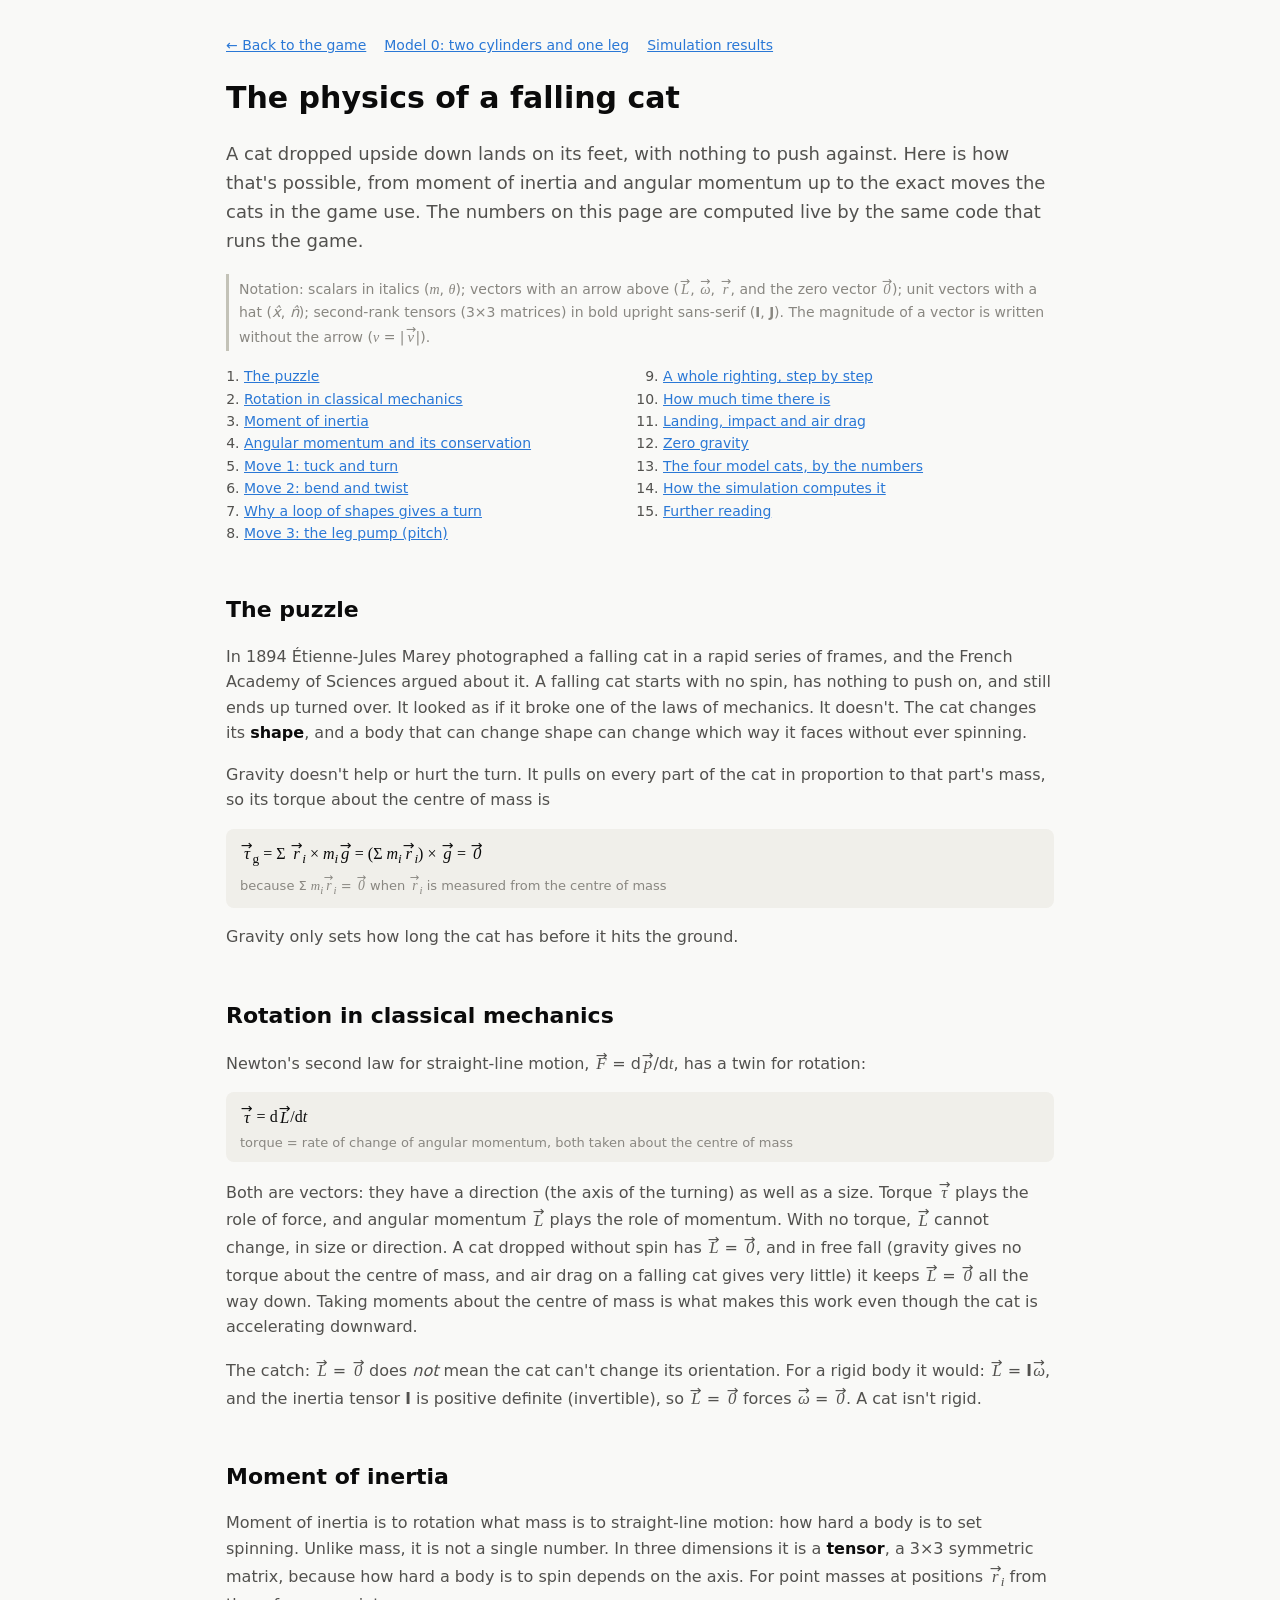
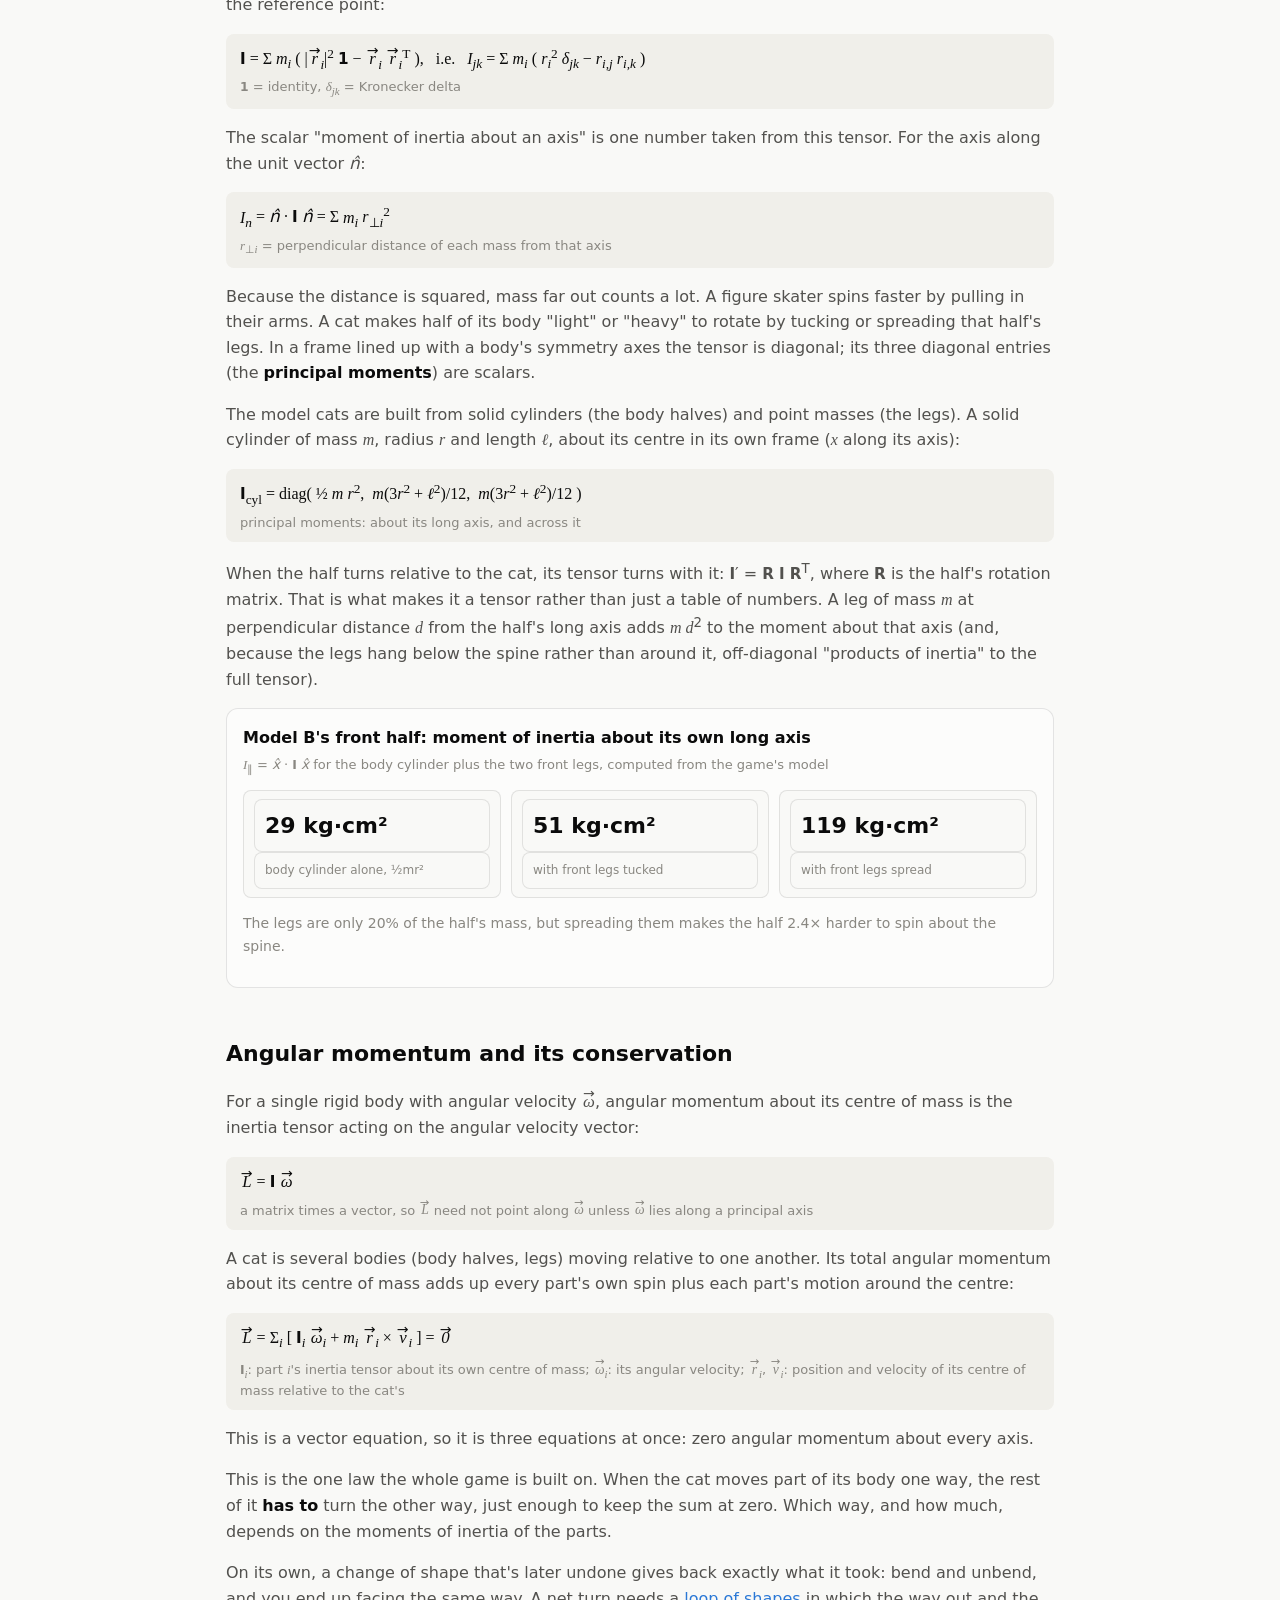
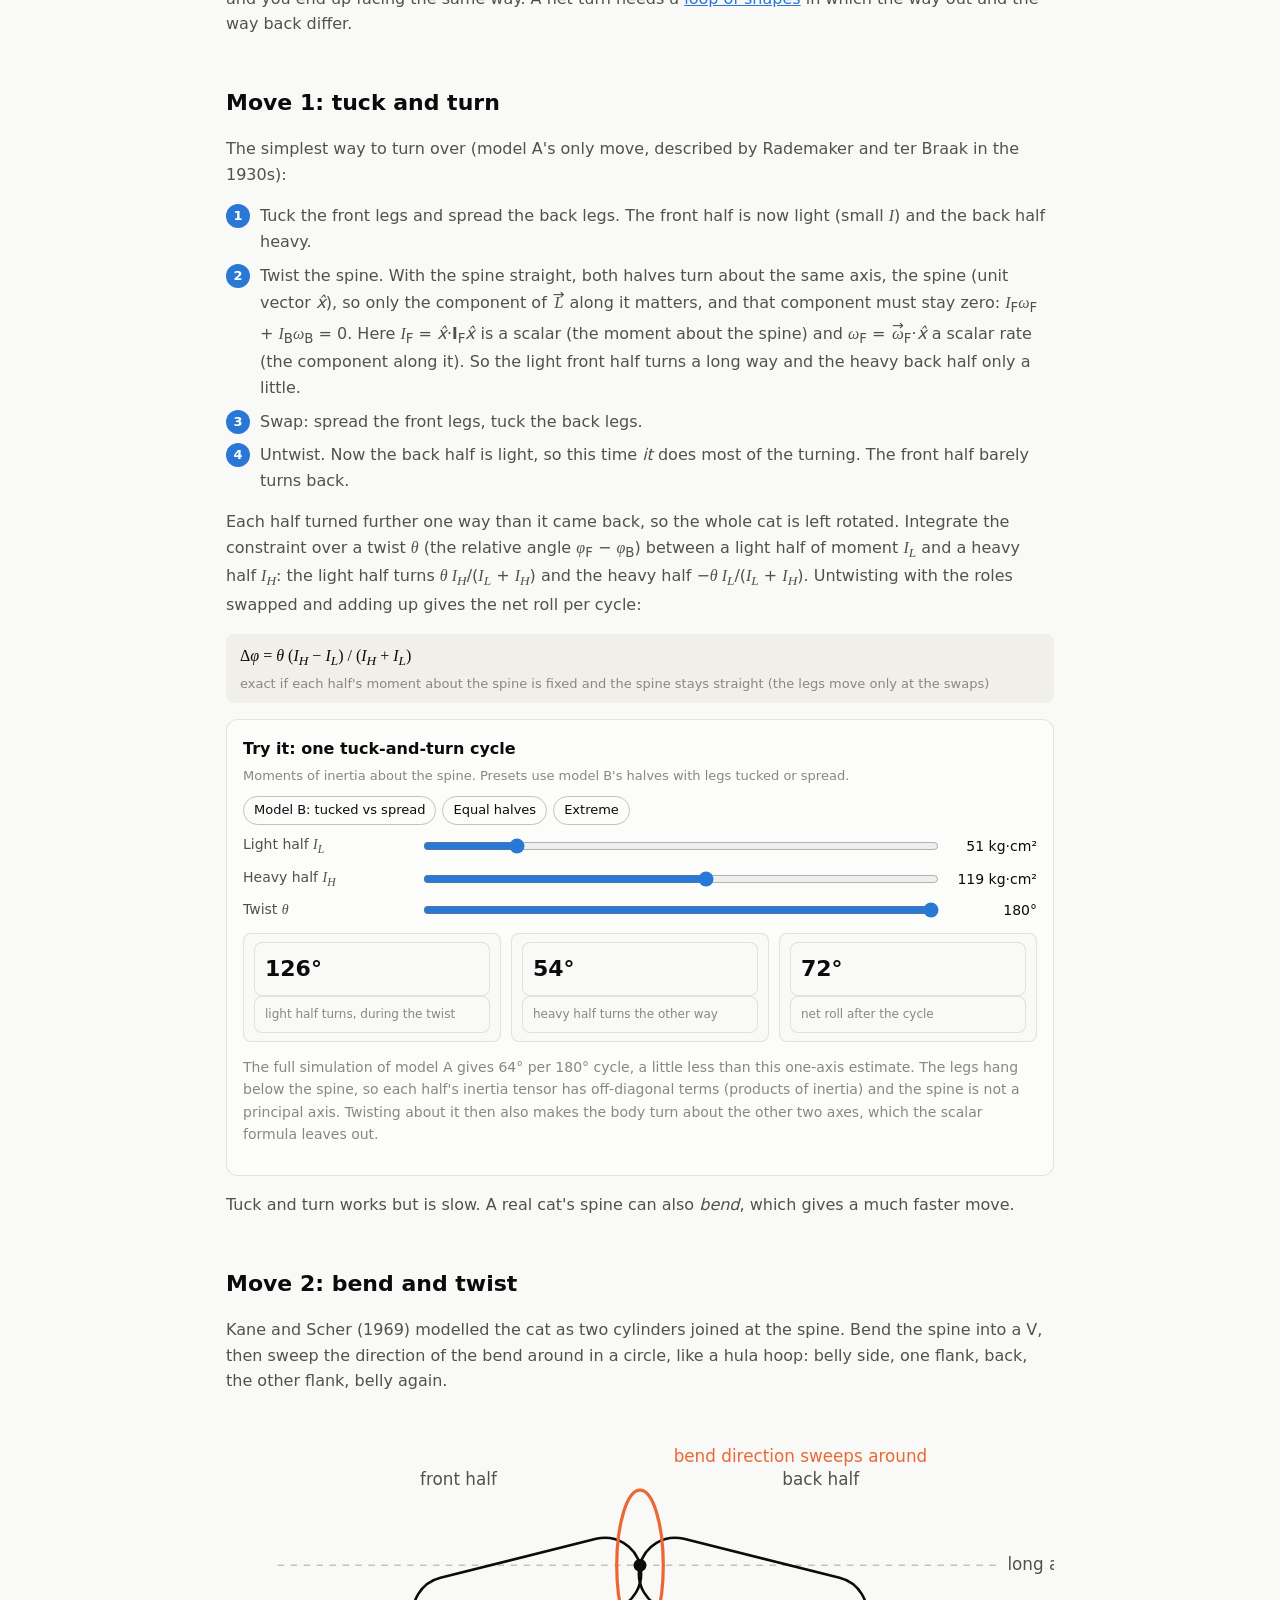
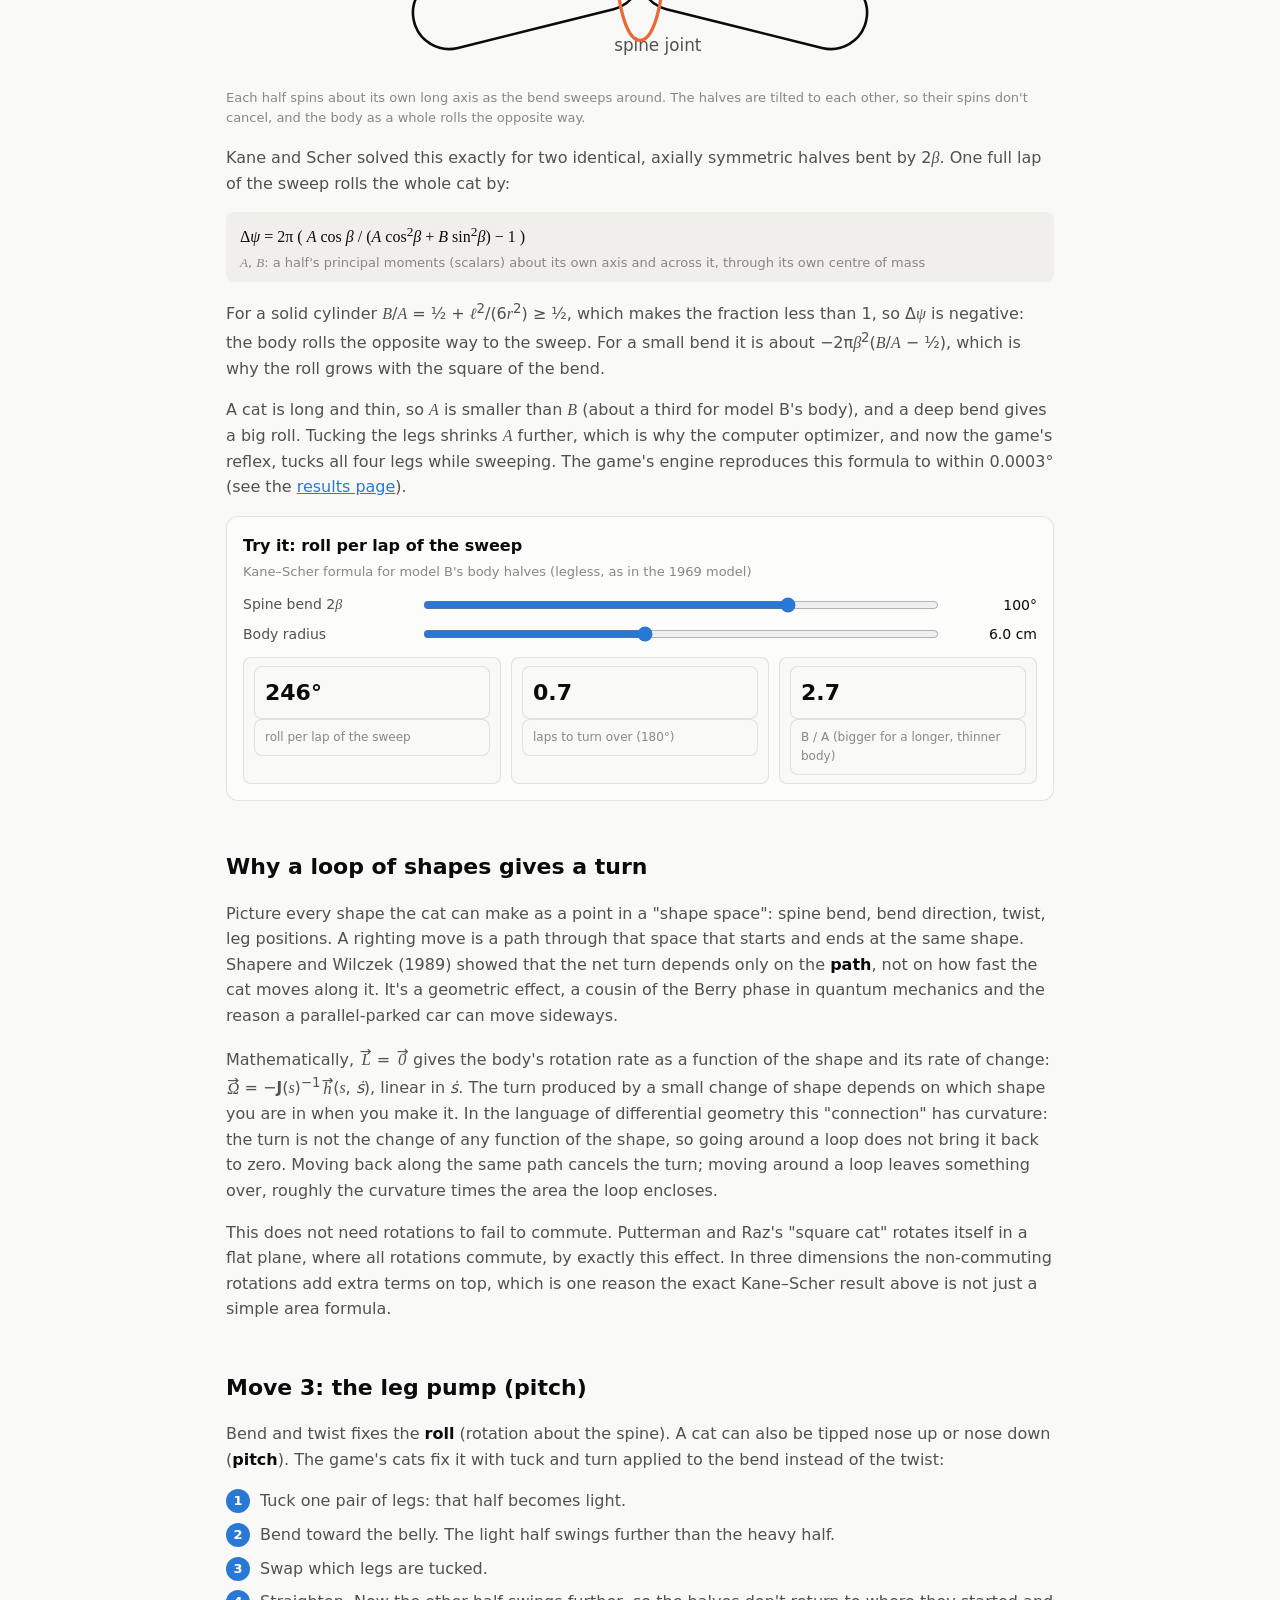
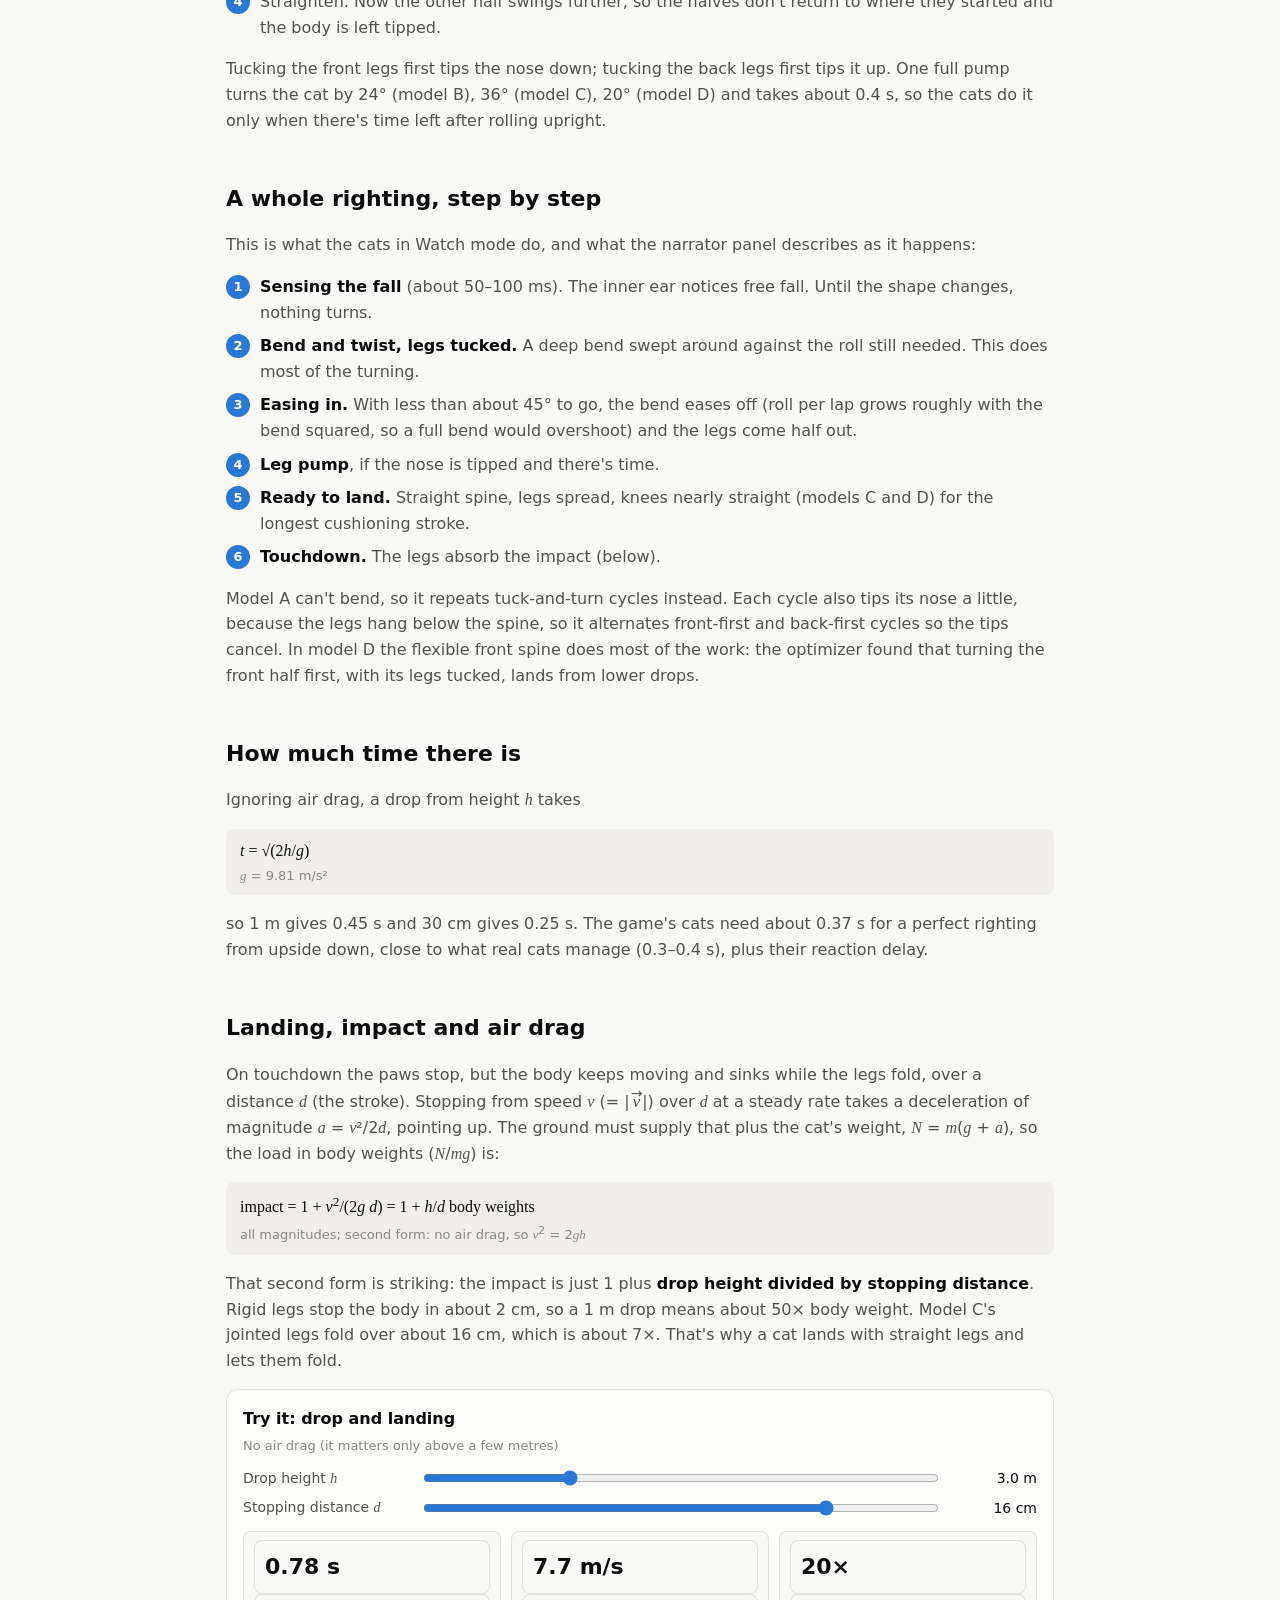
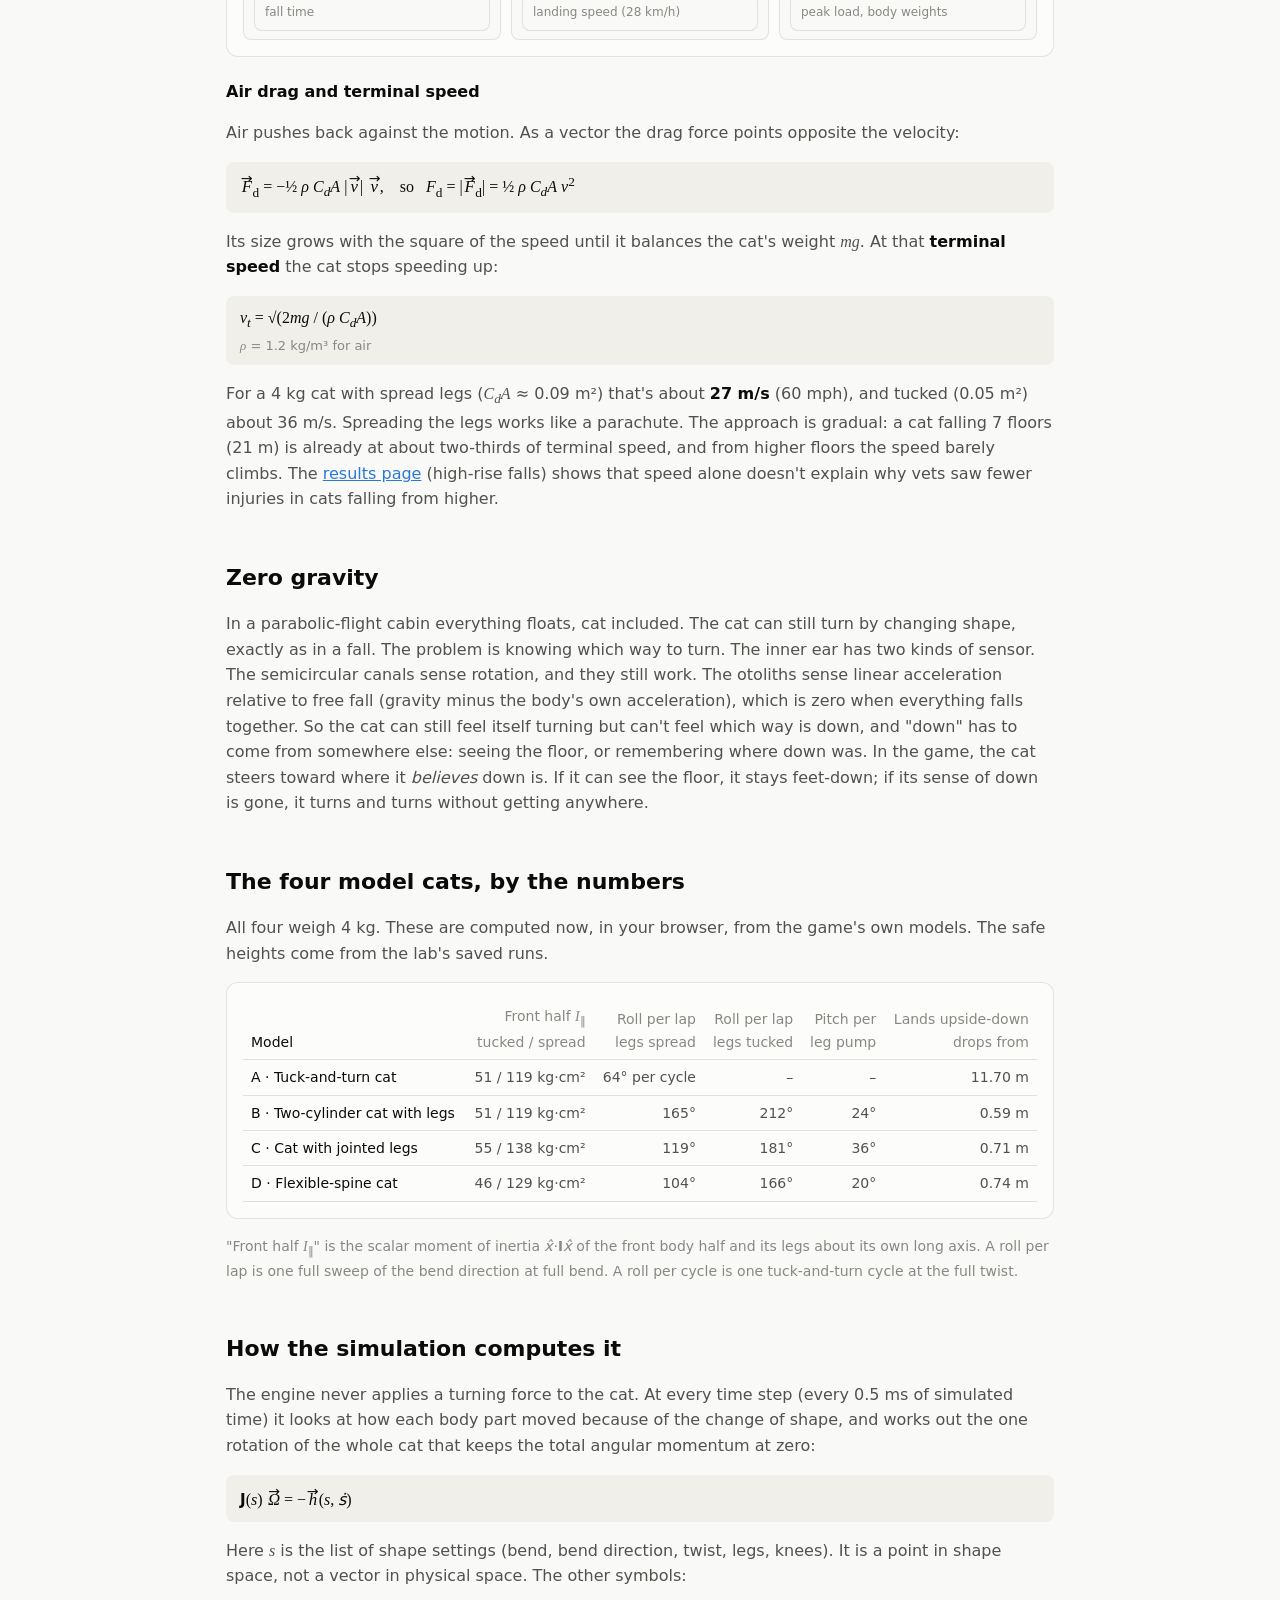
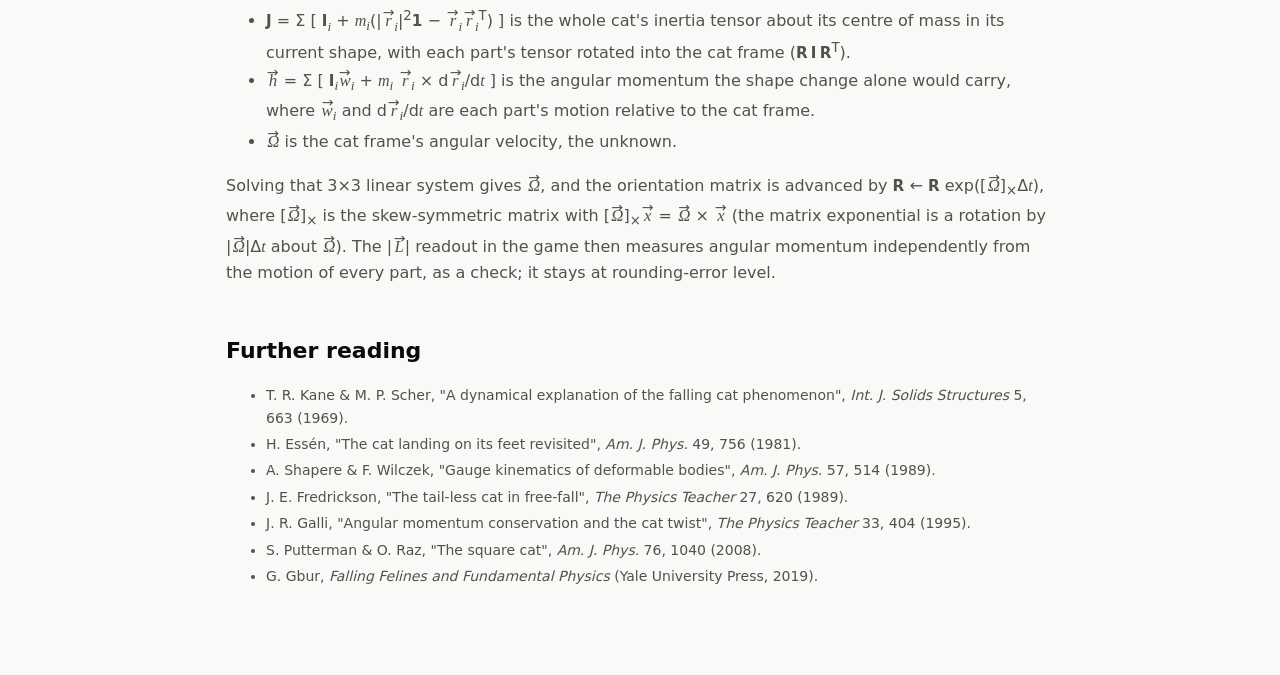
<file: physics.html>
<!doctype html>
<html lang="en">
<head>
<meta charset="utf-8">
<meta name="viewport" content="width=device-width, initial-scale=1">
<title>CatGrav Physics</title>
<style>
  :root {
    color-scheme: light;
    --page: #f9f9f7; --surface: #fcfcfb; --text: #0b0b0b; --text-2: #52514e; --muted: #898781;
    --grid: #e1e0d9; --axis: #c3c2b7; --ring: rgba(11,11,11,0.10);
    --s1: #2a78d6; --s2: #eb6834; --s3: #1baf7a; --code: #f0efea;
  }
  @media (prefers-color-scheme: dark) {
    :root:not([data-theme="light"]) {
      color-scheme: dark;
      --page: #0d0d0d; --surface: #1a1a19; --text: #f0efec; --text-2: #c3c2b7; --muted: #898781;
      --grid: #2c2c2a; --axis: #383835; --ring: rgba(255,255,255,0.10);
      --s1: #3987e5; --s2: #d95926; --s3: #199e70; --code: #232321;
    }
  }
  :root[data-theme="dark"] {
    color-scheme: dark;
    --page: #0d0d0d; --surface: #1a1a19; --text: #f0efec; --text-2: #c3c2b7; --muted: #898781;
    --grid: #2c2c2a; --axis: #383835; --ring: rgba(255,255,255,0.10);
    --s1: #3987e5; --s2: #d95926; --s3: #199e70; --code: #232321;
  }
  * { box-sizing: border-box; }
  body { margin: 0; background: var(--page); color: var(--text); font: 16px/1.6 system-ui, -apple-system, "Segoe UI", sans-serif; }
  main { max-width: 860px; margin: 0 auto; padding: 28px 16px 72px; }
  h1 { font-size: 30px; margin: 0 0 4px; }
  h2 { font-size: 22px; margin: 48px 0 8px; scroll-margin-top: 16px; }
  h3 { font-size: 16px; margin: 22px 0 6px; }
  p, li { color: var(--text-2); }
  a { color: var(--s1); }
  b, strong { color: var(--text); }
  .lede { font-size: 18px; }
  nav.top { display: flex; flex-wrap: wrap; gap: 10px 18px; font-size: 14px; margin: 6px 0 18px; }
  .toc { columns: 2; column-gap: 28px; font-size: 14px; padding-left: 18px; margin: 10px 0 0; }
  @media (max-width: 600px) { .toc { columns: 1; } }
  .eq { display: block; margin: 12px 0; padding: 10px 14px; background: var(--code); border-radius: 8px; color: var(--text);
    font: 16px/1.5 "Cambria Math", "STIX Two Math", Georgia, serif; overflow-x: auto; white-space: nowrap; }
  .eq small { display: block; font: 13px/1.4 system-ui, sans-serif; color: var(--muted); margin-top: 4px; white-space: normal; }
  var { font-family: "Cambria Math", Georgia, serif; }
  /* Notation: scalars italic (var), vectors italic with an arrow above (.vc), unit vectors with a hat (.uv),
     tensors bold upright sans-serif (.tn). The arrow is drawn with CSS so it sits over just the letter, not its subscript. */
  /* An inline-block whose first row is the arrow and second row the letter; its baseline is the letter's, so it lines up with the text. */
  .vc { font: italic 400 1.05em "Cambria Math", Georgia, serif; color: inherit; display: inline-block; text-align: center;
    line-height: 1; vertical-align: baseline; padding-left: 0.08em; }
  .vc::before { content: "\2192"; display: block; font: normal 400 0.8em/1 "Cambria Math", "Segoe UI Symbol", system-ui, sans-serif;
    height: 0.55em; margin-bottom: -0.02em; transform: scaleX(1.05); }
  .uv { font: italic 400 1.05em "Cambria Math", Georgia, serif; color: inherit; }
  .tn { font: 700 0.95em "Segoe UI", system-ui, sans-serif; color: inherit; }
  .notation { font-size: 14px; color: var(--muted); border-left: 3px solid var(--axis); padding: 2px 0 2px 10px; }
  .card { background: var(--surface); border: 1px solid var(--ring); border-radius: 12px; padding: 16px; margin: 16px 0; }
  .card-title { font-weight: 600; margin-bottom: 4px; }
  .card-sub { color: var(--muted); font-size: 13px; margin-bottom: 10px; }
  .ctl { display: grid; grid-template-columns: 170px 1fr 92px; gap: 8px; align-items: center; margin: 6px 0; font-size: 14px; color: var(--text-2); }
  .ctl output { text-align: right; font-variant-numeric: tabular-nums; color: var(--text); }
  @media (max-width: 600px) { .ctl { grid-template-columns: 1fr 84px; } .ctl input { grid-column: 1 / -1; grid-row: 2; } }
  input[type=range] { width: 100%; accent-color: var(--s1); }
  .result { display: grid; grid-template-columns: repeat(auto-fit, minmax(170px, 1fr)); gap: 10px; margin-top: 12px; }
  .result div { background: var(--page); border: 1px solid var(--ring); border-radius: 8px; padding: 8px 10px; }
  .result .big { font-size: 22px; font-weight: 700; font-variant-numeric: tabular-nums; color: var(--text); }
  .result .lbl { font-size: 12px; color: var(--muted); }
  .presets { display: flex; flex-wrap: wrap; gap: 6px; margin: 4px 0 8px; }
  .presets button { font: inherit; font-size: 13px; padding: 3px 10px; border-radius: 999px; border: 1px solid var(--axis);
    background: var(--surface); color: var(--text); cursor: pointer; }
  table { border-collapse: collapse; width: 100%; font-size: 14px; }
  td, th { padding: 6px 8px; border-bottom: 1px solid var(--grid); text-align: right; font-variant-numeric: tabular-nums; color: var(--text-2); }
  th { color: var(--muted); font-weight: 500; vertical-align: bottom; }
  td:first-child, th:first-child { text-align: left; color: var(--text); }
  .scroll { overflow-x: auto; }
  .steps { counter-reset: s; list-style: none; padding: 0; }
  .steps li { counter-increment: s; position: relative; padding-left: 34px; margin: 8px 0; }
  .steps li::before { content: counter(s); position: absolute; left: 0; top: 1px; width: 24px; height: 24px; border-radius: 50%;
    background: var(--s1); color: #fff; font-size: 13px; font-weight: 700; text-align: center; line-height: 24px; }
  .note { font-size: 14px; color: var(--muted); }
  figure { margin: 16px 0; }
  figcaption { font-size: 13px; color: var(--muted); margin-top: 6px; }
  svg { display: block; width: 100%; height: auto; }
  .ink { stroke: var(--text); fill: none; }
  .soft { stroke: var(--axis); fill: none; }
  .lbl-svg { fill: var(--text-2); font: 13px system-ui, sans-serif; }
  .refs li { font-size: 14px; margin: 4px 0; }
</style>
</head>
<body>
<main>
  <nav class="top"><a href="index.html">← Back to the game</a><a href="model0.html">Model 0: two cylinders and one leg</a><a href="results.html">Simulation results</a></nav>
  <h1>The physics of a falling cat</h1>
  <p class="lede">A cat dropped upside down lands on its feet, with nothing to push against. Here is how that's possible,
    from moment of inertia and angular momentum up to the exact moves the cats in the game use.
    The numbers on this page are computed live by the same code that runs the game.</p>
  <p class="notation">Notation: scalars in italics (<var>m</var>, <var>θ</var>); vectors with an arrow above (<b class="vc">L</b>, <b class="vc">ω</b>, <b class="vc">r</b>,
    and the zero vector <b class="vc">0</b>); unit vectors with a hat (<b class="uv">x̂</b>, <b class="uv">n̂</b>); second-rank tensors (3×3 matrices) in bold upright
    sans-serif (<b class="tn">I</b>, <b class="tn">J</b>). The magnitude of a vector is written without the arrow (<var>v</var> = |<b class="vc">v</b>|).</p>
  <ol class="toc">
    <li><a href="#puzzle">The puzzle</a></li>
    <li><a href="#mechanics">Rotation in classical mechanics</a></li>
    <li><a href="#inertia">Moment of inertia</a></li>
    <li><a href="#momentum">Angular momentum and its conservation</a></li>
    <li><a href="#tuck-turn">Move 1: tuck and turn</a></li>
    <li><a href="#bend-twist">Move 2: bend and twist</a></li>
    <li><a href="#geometry">Why a loop of shapes gives a turn</a></li>
    <li><a href="#pump">Move 3: the leg pump (pitch)</a></li>
    <li><a href="#moves">A whole righting, step by step</a></li>
    <li><a href="#timing">How much time there is</a></li>
    <li><a href="#landing">Landing, impact and air drag</a></li>
    <li><a href="#zero-g">Zero gravity</a></li>
    <li><a href="#models">The four model cats, by the numbers</a></li>
    <li><a href="#engine">How the simulation computes it</a></li>
    <li><a href="#reading">Further reading</a></li>
  </ol>

  <h2 id="puzzle">The puzzle</h2>
  <p>In 1894 Étienne-Jules Marey photographed a falling cat in a rapid series of frames, and the French Academy of Sciences argued about it. A
    falling cat starts with no spin, has nothing to push on, and still ends up turned over. It looked as if it broke one of the laws
    of mechanics. It doesn't. The cat changes its <b>shape</b>, and a body that can change shape can change which way it faces
    without ever spinning.</p>
  <p>Gravity doesn't help or hurt the turn. It pulls on every part of the cat in proportion to that part's mass, so its torque about the
    centre of mass is</p>
  <span class="eq"><b class="vc">τ</b><sub>g</sub> = Σ <b class="vc">r</b><sub><var>i</var></sub> × <var>m<sub>i</sub></var><b class="vc">g</b> = (Σ <var>m<sub>i</sub></var><b class="vc">r</b><sub><var>i</var></sub>) × <b class="vc">g</b> = <b class="vc">0</b>
    <small>because Σ <var>m<sub>i</sub></var><b class="vc">r</b><sub><var>i</var></sub> = <b class="vc">0</b> when <b class="vc">r</b><sub><var>i</var></sub> is measured from the centre of mass</small></span>
  <p>Gravity only sets how long the cat has before it hits the ground.</p>

  <h2 id="mechanics">Rotation in classical mechanics</h2>
  <p>Newton's second law for straight-line motion, <b class="vc">F</b> = d<b class="vc">p</b>/d<var>t</var>, has a twin for rotation:</p>
  <span class="eq"><b class="vc">τ</b> = d<b class="vc">L</b>/d<var>t</var> <small>torque = rate of change of angular momentum, both taken about the centre of mass</small></span>
  <p>Both are vectors: they have a direction (the axis of the turning) as well as a size. Torque <b class="vc">τ</b> plays the role of force, and
    angular momentum <b class="vc">L</b> plays the role of momentum. With no torque, <b class="vc">L</b> cannot change, in size or direction. A cat dropped
    without spin has <b class="vc">L</b> = <b class="vc">0</b>, and in free fall (gravity gives no torque about the centre of mass, and air drag on a falling cat
    gives very little) it keeps <b class="vc">L</b> = <b class="vc">0</b> all the way down. Taking moments about the centre of mass is what makes this work even
    though the cat is accelerating downward.</p>
  <p>The catch: <b class="vc">L</b> = <b class="vc">0</b> does <i>not</i> mean the cat can't change its orientation. For a rigid body it would:
    <b class="vc">L</b> = <b class="tn">I</b><b class="vc">ω</b>, and the inertia tensor <b class="tn">I</b> is positive definite (invertible), so
    <b class="vc">L</b> = <b class="vc">0</b> forces <b class="vc">ω</b> = <b class="vc">0</b>. A cat isn't rigid.</p>

  <h2 id="inertia">Moment of inertia</h2>
  <p>Moment of inertia is to rotation what mass is to straight-line motion: how hard a body is to set spinning. Unlike mass, it is
    not a single number. In three dimensions it is a <b>tensor</b>, a 3×3 symmetric matrix, because how hard a body is to spin depends on
    the axis. For point masses at positions <b class="vc">r</b><sub><var>i</var></sub> from the reference point:</p>
  <span class="eq"><b class="tn">I</b> = Σ <var>m<sub>i</sub></var> ( |<b class="vc">r</b><sub><var>i</var></sub>|<sup>2</sup> <b class="tn">1</b> − <b class="vc">r</b><sub><var>i</var></sub> <b class="vc">r</b><sub><var>i</var></sub><sup>T</sup> ),
    &nbsp; i.e. &nbsp; <var>I<sub>jk</sub></var> = Σ <var>m<sub>i</sub></var> ( <var>r<sub>i</sub></var><sup>2</sup> <var>δ<sub>jk</sub></var> − <var>r<sub>i,j</sub></var> <var>r<sub>i,k</sub></var> )
    <small><b class="tn">1</b> = identity, <var>δ<sub>jk</sub></var> = Kronecker delta</small></span>
  <p>The scalar "moment of inertia about an axis" is one number taken from this tensor. For the axis along the unit vector
    <b class="uv">n̂</b>:</p>
  <span class="eq"><var>I<sub>n</sub></var> = <b class="uv">n̂</b> · <b class="tn">I</b> <b class="uv">n̂</b> = Σ <var>m<sub>i</sub></var> <var>r</var><sub>⊥<var>i</var></sub><sup>2</sup>
    <small><var>r</var><sub>⊥<var>i</var></sub> = perpendicular distance of each mass from that axis</small></span>
  <p>Because the distance is squared, mass far out counts a lot. A figure skater spins faster by pulling in their arms. A cat
    makes half of its body "light" or "heavy" to rotate by tucking or spreading that half's legs. In a frame lined up with a body's
    symmetry axes the tensor is diagonal; its three diagonal entries (the <b>principal moments</b>) are scalars.</p>
  <p>The model cats are built from solid cylinders (the body halves) and point masses (the legs). A solid cylinder of mass
    <var>m</var>, radius <var>r</var> and length <var>ℓ</var>, about its centre in its own frame (<var>x</var> along its axis):</p>
  <span class="eq"><b class="tn">I</b><sub>cyl</sub> = diag( ½ <var>m r</var><sup>2</sup>, &nbsp;<var>m</var>(3<var>r</var><sup>2</sup> + <var>ℓ</var><sup>2</sup>)/12, &nbsp;<var>m</var>(3<var>r</var><sup>2</sup> + <var>ℓ</var><sup>2</sup>)/12 )
    <small>principal moments: about its long axis, and across it</small></span>
  <p>When the half turns relative to the cat, its tensor turns with it: <b class="tn">I</b>′ = <b class="tn">R</b> <b class="tn">I</b> <b class="tn">R</b><sup>T</sup>,
    where <b class="tn">R</b> is the half's rotation matrix. That is what makes it a tensor rather than just a table of numbers. A leg of mass <var>m</var>
    at perpendicular distance <var>d</var> from the half's long axis adds <var>m d</var><sup>2</sup> to the moment about that axis (and, because the legs hang
    below the spine rather than around it, off-diagonal "products of inertia" to the full tensor).</p>
  <div class="card">
    <div class="card-title">Model B's front half: moment of inertia about its own long axis</div>
    <div class="card-sub"><var>I</var><sub>∥</sub> = <b class="uv">x̂</b> · <b class="tn">I</b> <b class="uv">x̂</b> for the body cylinder plus the two front legs, computed from the game's model</div>
    <div class="result" id="inertia-tiles"></div>
    <p class="note" id="inertia-note"></p>
  </div>

  <h2 id="momentum">Angular momentum and its conservation</h2>
  <p>For a single rigid body with angular velocity <b class="vc">ω</b>, angular momentum about its centre of mass is the inertia tensor acting on
    the angular velocity vector:</p>
  <span class="eq"><b class="vc">L</b> = <b class="tn">I</b> <b class="vc">ω</b> <small>a matrix times a vector, so <b class="vc">L</b> need not point along <b class="vc">ω</b> unless <b class="vc">ω</b> lies along a principal axis</small></span>
  <p>A cat is several bodies (body halves, legs) moving relative to one another. Its total angular momentum about its centre of
    mass adds up every part's own spin plus each part's motion around the centre:</p>
  <span class="eq"><b class="vc">L</b> = Σ<sub><var>i</var></sub> [ <b class="tn">I</b><sub><var>i</var></sub> <b class="vc">ω</b><sub><var>i</var></sub> + <var>m<sub>i</sub></var> <b class="vc">r</b><sub><var>i</var></sub> × <b class="vc">v</b><sub><var>i</var></sub> ] = <b class="vc">0</b>
    <small><b class="tn">I</b><sub><var>i</var></sub>: part <var>i</var>'s inertia tensor about its own centre of mass; <b class="vc">ω</b><sub><var>i</var></sub>: its angular velocity;
    <b class="vc">r</b><sub><var>i</var></sub>, <b class="vc">v</b><sub><var>i</var></sub>: position and velocity of its centre of mass relative to the cat's</small></span>
  <p>This is a vector equation, so it is three equations at once: zero angular momentum about every axis.</p>
  <p>This is the one law the whole game is built on. When the cat moves part of its body one way, the rest of it <b>has to</b> turn
    the other way, just enough to keep the sum at zero. Which way, and how much, depends on the moments of inertia of the parts.</p>
  <p>On its own, a change of shape that's later undone gives back exactly what it took: bend and unbend, and you end up facing the
    same way. A net turn needs a <a href="#geometry">loop of shapes</a> in which the way out and the way back differ.</p>

  <h2 id="tuck-turn">Move 1: tuck and turn</h2>
  <p>The simplest way to turn over (model A's only move, described by Rademaker and ter Braak in the 1930s):</p>
  <ol class="steps">
    <li>Tuck the front legs and spread the back legs. The front half is now light (small <var>I</var>) and the back half heavy.</li>
    <li>Twist the spine. With the spine straight, both halves turn about the same axis, the spine (unit vector <b class="uv">x̂</b>), so only the
      component of <b class="vc">L</b> along it matters, and that component must stay zero:
      <var>I</var><sub>F</sub><var>ω</var><sub>F</sub> + <var>I</var><sub>B</sub><var>ω</var><sub>B</sub> = 0. Here <var>I</var><sub>F</sub> = <b class="uv">x̂</b>·<b class="tn">I</b><sub>F</sub><b class="uv">x̂</b>
      is a scalar (the moment about the spine) and <var>ω</var><sub>F</sub> = <b class="vc">ω</b><sub>F</sub>·<b class="uv">x̂</b> a scalar rate (the component along it).
      So the light front half turns a long way and the heavy back half only a little.</li>
    <li>Swap: spread the front legs, tuck the back legs.</li>
    <li>Untwist. Now the back half is light, so this time <i>it</i> does most of the turning. The front half barely turns back.</li>
  </ol>
  <p>Each half turned further one way than it came back, so the whole cat is left rotated. Integrate the constraint over a twist <var>θ</var>
    (the relative angle <var>φ</var><sub>F</sub> − <var>φ</var><sub>B</sub>) between a light half of moment <var>I<sub>L</sub></var> and a heavy half
    <var>I<sub>H</sub></var>: the light half turns <var>θ I<sub>H</sub></var>/(<var>I<sub>L</sub></var> + <var>I<sub>H</sub></var>) and the heavy half
    −<var>θ I<sub>L</sub></var>/(<var>I<sub>L</sub></var> + <var>I<sub>H</sub></var>). Untwisting with the roles swapped and adding up gives the net roll per cycle:</p>
  <span class="eq">Δ<var>φ</var> = <var>θ</var> (<var>I<sub>H</sub></var> − <var>I<sub>L</sub></var>) / (<var>I<sub>H</sub></var> + <var>I<sub>L</sub></var>)
    <small>exact if each half's moment about the spine is fixed and the spine stays straight (the legs move only at the swaps)</small></span>
  <div class="card">
    <div class="card-title">Try it: one tuck-and-turn cycle</div>
    <div class="card-sub">Moments of inertia about the spine. Presets use model B's halves with legs tucked or spread.</div>
    <div class="presets" id="tt-presets"></div>
    <div class="ctl"><span>Light half <var>I<sub>L</sub></var></span><input type="range" id="tt-il" min="20" max="200" step="1"><output id="tt-il-out"></output></div>
    <div class="ctl"><span>Heavy half <var>I<sub>H</sub></var></span><input type="range" id="tt-ih" min="20" max="200" step="1"><output id="tt-ih-out"></output></div>
    <div class="ctl"><span>Twist <var>θ</var></span><input type="range" id="tt-th" min="0" max="180" step="5" value="180"><output id="tt-th-out"></output></div>
    <div class="result" id="tt-result"></div>
    <p class="note" id="tt-note"></p>
  </div>
  <p>Tuck and turn works but is slow. A real cat's spine can also <i>bend</i>, which gives a much faster move.</p>

  <h2 id="bend-twist">Move 2: bend and twist</h2>
  <p>Kane and Scher (1969) modelled the cat as two cylinders joined at the spine. Bend the spine into a V, then sweep the
    direction of the bend around in a circle, like a hula hoop: belly side, one flank, back, the other flank, belly again.</p>
  <figure>
    <svg viewBox="0 0 640 210" role="img" aria-label="Two cylinders joined at the spine, bent into a V, with the bend direction sweeping around the long axis">
      <defs><marker id="ah" viewBox="0 0 10 10" refX="8" refY="5" markerWidth="7" markerHeight="7" orient="auto-start-reverse">
        <path d="M0,0 L10,5 L0,10 z" fill="var(--s2)"/></marker></defs>
      <line x1="40" y1="120" x2="600" y2="120" class="soft" stroke-dasharray="5 5"/>
      <text x="604" y="124" class="lbl-svg">long axis</text>
      <g transform="rotate(-14 320 120)"><rect x="140" y="92" width="180" height="56" rx="28" class="ink" stroke-width="2"/></g>
      <g transform="rotate(14 320 120)"><rect x="320" y="92" width="180" height="56" rx="28" class="ink" stroke-width="2"/></g>
      <circle cx="320" cy="120" r="5" fill="var(--text)"/>
      <text x="300" y="186" class="lbl-svg">spine joint</text>
      <text x="150" y="58" class="lbl-svg">front half</text>
      <text x="430" y="58" class="lbl-svg">back half</text>
      <ellipse cx="320" cy="120" rx="18" ry="58" fill="none" stroke="var(--s2)" stroke-width="2.5" marker-end="url(#ah)" stroke-dasharray="300 70"/>
      <text x="346" y="40" class="lbl-svg" style="fill:var(--s2)">bend direction sweeps around</text>
    </svg>
    <figcaption>Each half spins about its own long axis as the bend sweeps around. The halves are tilted to each other, so their spins
      don't cancel, and the body as a whole rolls the opposite way.</figcaption>
  </figure>
  <p>Kane and Scher solved this exactly for two identical, axially symmetric halves bent by 2<var>β</var>. One full lap of the sweep rolls the
    whole cat by:</p>
  <span class="eq">Δ<var>ψ</var> = 2π ( <var>A</var> cos <var>β</var> / (<var>A</var> cos<sup>2</sup><var>β</var> + <var>B</var> sin<sup>2</sup><var>β</var>) − 1 )
    <small><var>A</var>, <var>B</var>: a half's principal moments (scalars) about its own axis and across it, through its own centre of mass</small></span>
  <p>For a solid cylinder <var>B</var>/<var>A</var> = ½ + <var>ℓ</var><sup>2</sup>/(6<var>r</var><sup>2</sup>) ≥ ½, which makes the fraction less than 1, so Δ<var>ψ</var> is
    negative: the body rolls the opposite way to the sweep. For a small bend it is about
    −2π<var>β</var><sup>2</sup>(<var>B</var>/<var>A</var> − ½), which is why the roll grows with the square of the bend.</p>
  <p>A cat is long and thin, so <var>A</var> is smaller than <var>B</var> (about a third for model B's body), and a deep bend gives a big roll. Tucking the legs
    shrinks <var>A</var> further, which is why the computer optimizer, and now the game's reflex, tucks all four legs while sweeping.
    The game's engine reproduces this formula to within 0.0003° (see the <a href="results.html">results page</a>).</p>
  <div class="card">
    <div class="card-title">Try it: roll per lap of the sweep</div>
    <div class="card-sub">Kane–Scher formula for model B's body halves (legless, as in the 1969 model)</div>
    <div class="ctl"><span>Spine bend 2<var>β</var></span><input type="range" id="ks-bend" min="0" max="140" step="5" value="100"><output id="ks-bend-out"></output></div>
    <div class="ctl"><span>Body radius</span><input type="range" id="ks-r" min="3" max="10" step="0.5" value="6"><output id="ks-r-out"></output></div>
    <div class="result" id="ks-result"></div>
  </div>

  <h2 id="geometry">Why a loop of shapes gives a turn</h2>
  <p>Picture every shape the cat can make as a point in a "shape space": spine bend, bend direction, twist, leg positions. A righting
    move is a path through that space that starts and ends at the same shape. Shapere and Wilczek (1989) showed that the net turn
    depends only on the <b>path</b>, not on how fast the cat moves along it. It's a geometric effect, a cousin of the Berry phase in
    quantum mechanics and the reason a parallel-parked car can move sideways.</p>
  <p>Mathematically, <b class="vc">L</b> = <b class="vc">0</b> gives the body's rotation rate as a function of the shape and its rate of change:
    <b class="vc">Ω</b> = −<b class="tn">J</b>(<var>s</var>)<sup>−1</sup><b class="vc">h</b>(<var>s</var>, <var>ṡ</var>), linear in <var>ṡ</var>. The turn produced
    by a small change of shape depends on which shape you are in when you make it. In the language of differential geometry this
    "connection" has curvature: the turn is not the change of any function of the shape, so going around a loop does not bring it back to zero.
    Moving back along the same path cancels the turn; moving around a loop leaves something over, roughly the curvature times the area the loop encloses.</p>
  <p>This does not need rotations to fail to commute. Putterman and Raz's "square cat" rotates itself in a flat plane, where all rotations
    commute, by exactly this effect. In three dimensions the non-commuting rotations add extra terms on top, which is one reason the exact
    Kane–Scher result above is not just a simple area formula.</p>

  <h2 id="pump">Move 3: the leg pump (pitch)</h2>
  <p>Bend and twist fixes the <b>roll</b> (rotation about the spine). A cat can also be tipped nose up or nose down (<b>pitch</b>).
    The game's cats fix it with tuck and turn applied to the bend instead of the twist:</p>
  <ol class="steps">
    <li>Tuck one pair of legs: that half becomes light.</li>
    <li>Bend toward the belly. The light half swings further than the heavy half.</li>
    <li>Swap which legs are tucked.</li>
    <li>Straighten. Now the other half swings further, so the halves don't return to where they started and the body is left tipped.</li>
  </ol>
  <p>Tucking the front legs first tips the nose down; tucking the back legs first tips it up. One full pump turns the cat by
    <span id="pump-gains">…</span> and takes about 0.4 s, so the cats do it only when there's time left after rolling upright.</p>

  <h2 id="moves">A whole righting, step by step</h2>
  <p>This is what the cats in Watch mode do, and what the narrator panel describes as it happens:</p>
  <ol class="steps">
    <li><b>Sensing the fall</b> (about 50–100 ms). The inner ear notices free fall. Until the shape changes, nothing turns.</li>
    <li><b>Bend and twist, legs tucked.</b> A deep bend swept around against the roll still needed. This does most of the turning.</li>
    <li><b>Easing in.</b> With less than about 45° to go, the bend eases off (roll per lap grows roughly with the bend squared, so a full
      bend would overshoot) and the legs come half out.</li>
    <li><b>Leg pump</b>, if the nose is tipped and there's time.</li>
    <li><b>Ready to land.</b> Straight spine, legs spread, knees nearly straight (models C and D) for the longest cushioning stroke.</li>
    <li><b>Touchdown.</b> The legs absorb the impact (below).</li>
  </ol>
  <p>Model A can't bend, so it repeats tuck-and-turn cycles instead. Each cycle also tips its nose a little, because the legs hang below the
    spine, so it alternates front-first and back-first cycles so the tips cancel. In model D the flexible front spine does most of the work:
    the optimizer found that turning the front half first, with its legs tucked, lands from lower drops.</p>

  <h2 id="timing">How much time there is</h2>
  <p>Ignoring air drag, a drop from height <var>h</var> takes</p>
  <span class="eq"><var>t</var> = √(2<var>h</var>/<var>g</var>) <small><var>g</var> = 9.81 m/s²</small></span>
  <p>so 1 m gives 0.45 s and 30 cm gives 0.25 s. The game's cats need about 0.37 s for a perfect righting from upside down, close to what real
    cats manage (0.3–0.4 s), plus their reaction delay.</p>

  <h2 id="landing">Landing, impact and air drag</h2>
  <p>On touchdown the paws stop, but the body keeps moving and sinks while the legs fold, over a distance <var>d</var> (the stroke). Stopping from
    speed <var>v</var> (= |<b class="vc">v</b>|) over <var>d</var> at a steady rate takes a deceleration of magnitude <var>a</var> = <var>v</var>²/2<var>d</var>, pointing up.
    The ground must supply that plus the cat's weight, <var>N</var> = <var>m</var>(<var>g</var> + <var>a</var>), so the load in body weights (<var>N</var>/<var>mg</var>) is:</p>
  <span class="eq">impact = 1 + <var>v</var><sup>2</sup>/(2<var>g d</var>) = 1 + <var>h</var>/<var>d</var> body weights <small>all magnitudes; second form: no air drag, so <var>v</var><sup>2</sup> = 2<var>gh</var></small></span>
  <p>That second form is striking: the impact is just 1 plus <b>drop height divided by stopping distance</b>. Rigid legs stop the body in about 2 cm,
    so a 1 m drop means about 50× body weight. Model C's jointed legs fold over about 16 cm, which is about 7×. That's why a cat lands with straight legs and
    lets them fold.</p>
  <div class="card">
    <div class="card-title">Try it: drop and landing</div>
    <div class="card-sub">No air drag (it matters only above a few metres)</div>
    <div class="ctl"><span>Drop height <var>h</var></span><input type="range" id="ld-h" min="0.3" max="10" step="0.1" value="3"><output id="ld-h-out"></output></div>
    <div class="ctl"><span>Stopping distance <var>d</var></span><input type="range" id="ld-d" min="1" max="20" step="1" value="16"><output id="ld-d-out"></output></div>
    <div class="result" id="ld-result"></div>
  </div>
  <h3>Air drag and terminal speed</h3>
  <p>Air pushes back against the motion. As a vector the drag force points opposite the velocity:</p>
  <span class="eq"><b class="vc">F</b><sub>d</sub> = −½ <var>ρ</var> <var>C<sub>d</sub>A</var> |<b class="vc">v</b>| <b class="vc">v</b>, &nbsp;&nbsp; so &nbsp; <var>F</var><sub>d</sub> = |<b class="vc">F</b><sub>d</sub>| = ½ <var>ρ</var> <var>C<sub>d</sub>A</var> <var>v</var><sup>2</sup></span>
  <p>Its size grows with the square of the speed until it balances the cat's weight <var>mg</var>. At that <b>terminal speed</b> the cat stops speeding up:</p>
  <span class="eq"><var>v<sub>t</sub></var> = √(2<var>mg</var> / (<var>ρ</var> <var>C<sub>d</sub>A</var>)) <small><var>ρ</var> = 1.2 kg/m³ for air</small></span>
  <p>For a 4 kg cat with spread legs (<var>C<sub>d</sub>A</var> ≈ 0.09 m²) that's about <b>27 m/s</b> (60 mph), and tucked (0.05 m²) about 36 m/s.
    Spreading the legs works like a parachute. The approach is gradual: a cat falling 7 floors (21 m) is already at about two-thirds of
    terminal speed, and from higher floors the speed barely climbs. The <a href="results.html">results page</a> (high-rise falls) shows that speed
    alone doesn't explain why vets saw fewer injuries in cats falling from higher.</p>

  <h2 id="zero-g">Zero gravity</h2>
  <p>In a parabolic-flight cabin everything floats, cat included. The cat can still turn by changing shape, exactly as in a fall. The
    problem is knowing which way to turn. The inner ear has two kinds of sensor. The semicircular canals sense rotation, and they still work. The otoliths
    sense linear acceleration relative to free fall (gravity minus the body's own acceleration), which is zero when everything falls together.
    So the cat can still feel itself turning but can't feel which way is down, and "down" has to come from somewhere else: seeing the floor, or remembering where down was. In the game, the cat steers toward where it <i>believes</i> down is.
    If it can see the floor, it stays feet-down; if its sense of down is gone, it turns and turns without getting anywhere.</p>

  <h2 id="models">The four model cats, by the numbers</h2>
  <p>All four weigh 4 kg. These are computed now, in your browser, from the game's own models. The safe heights come from the lab's saved runs.</p>
  <div class="card scroll"><table id="model-table"><tr><td>Computing…</td></tr></table></div>
  <p class="note">"Front half <var>I</var><sub>∥</sub>" is the scalar moment of inertia <b class="uv">x̂</b>·<b class="tn">I</b><b class="uv">x̂</b> of the front body half and its legs about its own long axis. A roll per lap is one full sweep of the bend
    direction at full bend. A roll per cycle is one tuck-and-turn cycle at the full twist.</p>

  <h2 id="engine">How the simulation computes it</h2>
  <p>The engine never applies a turning force to the cat. At every time step (every 0.5 ms of simulated time) it looks at how each body part
    moved because of the change of shape, and works out the one rotation of the whole cat that keeps the total angular momentum at zero:</p>
  <span class="eq"><b class="tn">J</b>(<var>s</var>) <b class="vc">Ω</b> = −<b class="vc">h</b>(<var>s</var>, <var>ṡ</var>)</span>
  <p>Here <var>s</var> is the list of shape settings (bend, bend direction, twist, legs, knees). It is a point in shape space, not a vector in physical space.
    The other symbols:</p>
  <ul>
    <li><b class="tn">J</b> = Σ [ <b class="tn">I</b><sub><var>i</var></sub> + <var>m<sub>i</sub></var>(|<b class="vc">r</b><sub><var>i</var></sub>|<sup>2</sup><b class="tn">1</b> − <b class="vc">r</b><sub><var>i</var></sub><b class="vc">r</b><sub><var>i</var></sub><sup>T</sup>) ]
      is the whole cat's inertia tensor about its centre of mass in its current shape, with each part's tensor rotated into the cat frame (<b class="tn">R</b>&thinsp;<b class="tn">I</b>&thinsp;<b class="tn">R</b><sup>T</sup>).</li>
    <li><b class="vc">h</b> = Σ [ <b class="tn">I</b><sub><var>i</var></sub><b class="vc">w</b><sub><var>i</var></sub> + <var>m<sub>i</sub></var> <b class="vc">r</b><sub><var>i</var></sub> × d<b class="vc">r</b><sub><var>i</var></sub>/d<var>t</var> ]
      is the angular momentum the shape change alone would carry, where <b class="vc">w</b><sub><var>i</var></sub> and d<b class="vc">r</b><sub><var>i</var></sub>/d<var>t</var> are each part's motion relative to the cat frame.</li>
    <li><b class="vc">Ω</b> is the cat frame's angular velocity, the unknown.</li>
  </ul>
  <p>Solving that 3×3 linear system gives <b class="vc">Ω</b>, and the orientation matrix is advanced by <b class="tn">R</b> ← <b class="tn">R</b> <span style="white-space:nowrap">exp([<b class="vc">Ω</b>]<sub>×</sub>Δ<var>t</var>)</span>, where
    [<b class="vc">Ω</b>]<sub>×</sub> is the skew-symmetric matrix with [<b class="vc">Ω</b>]<sub>×</sub><b class="vc">x</b> = <b class="vc">Ω</b> × <b class="vc">x</b> (the matrix exponential is a rotation by |<b class="vc">Ω</b>|Δ<var>t</var> about <b class="vc">Ω</b>).
    The |<b class="vc">L</b>| readout in the game then measures angular momentum independently from the motion of every part, as a check; it stays at rounding-error level.</p>

  <h2 id="reading">Further reading</h2>
  <ul class="refs">
    <li>T. R. Kane &amp; M. P. Scher, "A dynamical explanation of the falling cat phenomenon", <i>Int. J. Solids Structures</i> 5, 663 (1969).</li>
    <li>H. Essén, "The cat landing on its feet revisited", <i>Am. J. Phys.</i> 49, 756 (1981).</li>
    <li>A. Shapere &amp; F. Wilczek, "Gauge kinematics of deformable bodies", <i>Am. J. Phys.</i> 57, 514 (1989).</li>
    <li>J. E. Fredrickson, "The tail-less cat in free-fall", <i>The Physics Teacher</i> 27, 620 (1989).</li>
    <li>J. R. Galli, "Angular momentum conservation and the cat twist", <i>The Physics Teacher</i> 33, 404 (1995).</li>
    <li>S. Putterman &amp; O. Raz, "The square cat", <i>Am. J. Phys.</i> 76, 1040 (2008).</li>
    <li>G. Gbur, <i>Falling Felines and Fundamental Physics</i> (Yale University Press, 2019).</li>
  </ul>
</main>

<script src="js/math3.js"></script>
<script src="js/physics.js"></script>
<script src="js/models/twoCylinder.js"></script>
<script src="js/models/modelA.js"></script>
<script src="js/models/modelB.js"></script>
<script src="js/models/modelC.js"></script>
<script src="js/models/modelD.js"></script>
<script src="js/sim.js"></script>
<script src="js/narrator.js"></script>
<script src="lab/results/data.js"></script>
<script>
(function () {
  const deg = Math.PI / 180, G = 9.81, KGCM2 = 1e4;
  const $ = (id) => document.getElementById(id);
  const M = (id) => FC.models.find((m) => m.id === id);
  const neutral = (m, extra) => ({ ...FC.sim.neutral(m), ...extra });
  const legs = (m, x) => neutral(m, { front: x, back: x });
  const tile = (big, lbl) => `<div><div class="big">${big}</div><div class="lbl">${lbl}</div></div>`;

  // ---------- moment of inertia tiles (model B, front half) ----------
  const B = M("B");
  const [ItB] = FC.narrator.halfInertia(B, legs(B, 0));
  const [IsB] = FC.narrator.halfInertia(B, legs(B, 1));
  const Icyl = B.params.halfMass * B.params.radius ** 2 / 2;
  $("inertia-tiles").innerHTML = tile(`${(Icyl * KGCM2).toFixed(0)} kg·cm²`, "body cylinder alone, ½mr²") +
    tile(`${(ItB * KGCM2).toFixed(0)} kg·cm²`, "with front legs tucked") + tile(`${(IsB * KGCM2).toFixed(0)} kg·cm²`, "with front legs spread");
  $("inertia-note").textContent = `The legs are only ${(100 * 2 * B.params.legMass / (B.params.halfMass + 2 * B.params.legMass)).toFixed(0)}% ` +
    `of the half's mass, but spreading them makes the half ${(IsB / ItB).toFixed(1)}× harder to spin about the spine.`;

  // ---------- tuck-and-turn calculator ----------
  const il = $("tt-il"), ih = $("tt-ih"), th = $("tt-th");
  il.value = Math.round(ItB * KGCM2); ih.value = Math.round(IsB * KGCM2);
  $("tt-presets").innerHTML = [["Model B: tucked vs spread", ItB, IsB], ["Equal halves", IsB, IsB], ["Extreme", ItB / 2, IsB * 1.5]]
    .map(([n, a, b]) => `<button data-a="${Math.round(a * KGCM2)}" data-b="${Math.round(b * KGCM2)}">${n}</button>`).join("");
  $("tt-presets").addEventListener("click", (e) => {
    const b = e.target.closest("button"); if (!b) return;
    il.value = b.dataset.a; ih.value = b.dataset.b; tt();
  });
  const A = M("A"), twistMaxA = A.controls.find((c) => c.key === "twist").max;
  const cycleA = Math.abs(A.getCycleGain() * twistMaxA) / deg;
  function tt() {
    const L = +il.value, H = +ih.value, t = +th.value;
    $("tt-il-out").textContent = `${L} kg·cm²`; $("tt-ih-out").textContent = `${H} kg·cm²`; $("tt-th-out").textContent = `${t}°`;
    const light = t * H / (L + H), heavy = t * L / (L + H), net = t * (H - L) / (H + L);
    $("tt-result").innerHTML = tile(`${light.toFixed(0)}°`, "light half turns, during the twist") + tile(`${heavy.toFixed(0)}°`, "heavy half turns the other way") +
      tile(`${net.toFixed(0)}°`, "net roll after the cycle");
    $("tt-note").textContent = H <= L ? "With equal halves the cycle undoes itself: no net turn." :
      `The full simulation of model A gives ${cycleA.toFixed(0)}° per 180° cycle, a little less than this one-axis estimate. The legs hang below the spine, ` +
      "so each half's inertia tensor has off-diagonal terms (products of inertia) and the spine is not a principal axis. Twisting about it then also " +
      "makes the body turn about the other two axes, which the scalar formula leaves out.";
  }
  [il, ih, th].forEach((x) => x.addEventListener("input", tt)); tt();

  // ---------- Kane–Scher calculator ----------
  function ks() {
    const bend = +$("ks-bend").value, r = +$("ks-r").value / 100, P = B.params;
    $("ks-bend-out").textContent = `${bend}°`; $("ks-r-out").textContent = `${(r * 100).toFixed(1)} cm`;
    const b = (bend / 2) * deg, Aa = P.halfMass * r * r / 2, Bb = P.halfMass * (3 * r * r + P.halfLen ** 2) / 12;
    const roll = 360 * ((Aa * Math.cos(b)) / (Aa * Math.cos(b) ** 2 + Bb * Math.sin(b) ** 2) - 1);
    const laps = Math.abs(roll) > 0.5 ? (180 / Math.abs(roll)).toFixed(1) : "∞";
    $("ks-result").innerHTML = tile(`${Math.abs(roll).toFixed(0)}°`, "roll per lap of the sweep") + tile(laps, "laps to turn over (180°)") +
      tile(`${(Bb / Aa).toFixed(1)}`, "B / A (bigger for a longer, thinner body)");
  }
  ["ks-bend", "ks-r"].forEach((id) => $(id).addEventListener("input", ks)); ks();

  // ---------- landing calculator ----------
  function ld() {
    const h = +$("ld-h").value, d = +$("ld-d").value / 100;
    $("ld-h-out").textContent = `${h.toFixed(1)} m`; $("ld-d-out").textContent = `${(d * 100).toFixed(0)} cm`;
    const v = Math.sqrt(2 * G * h);
    $("ld-result").innerHTML = tile(`${Math.sqrt(2 * h / G).toFixed(2)} s`, "fall time") + tile(`${v.toFixed(1)} m/s`, `landing speed (${(v * 3.6).toFixed(0)} km/h)`) +
      tile(`${(1 + h / d).toFixed(0)}×`, "peak load, body weights");
  }
  ["ld-h", "ld-d"].forEach((id) => $(id).addEventListener("input", ld)); ld();

  // ---------- live model numbers ----------
  // Roll from one full sweep of the bend direction at full bend (unwrapped as it goes, since tucked laps can pass 180°).
  function sweepRoll(m, legX, h = 5e-4) {
    const full = m.controls.filter((c) => /^bend/.test(c.key)).reduce((a, c) => a + c.max, 0);
    const base = { ...FC.sim.neutral(m), front: legX, back: legX };
    const shapeAt = (dir) => m.split({ ...m.combine(base), bend: full, twist: 0, dir });
    const rate = m.controls.find((c) => c.key === "dir").rate, n = Math.ceil(2 * Math.PI / rate / h);
    let R = FC.m3.I(), roll = 0, prev = 0;
    for (let i = 0; i < n; i++) {
      R = FC.physics.step(m, R, shapeAt((2 * Math.PI * i) / n), shapeAt((2 * Math.PI * (i + 1)) / n), 1 / (rate / (2 * Math.PI)) / n).R;
      const y = FC.m3.mv(R, [0, 1, 0]), a = Math.atan2(y[2], y[1]);
      let d = a - prev; d -= 2 * Math.PI * Math.round(d / (2 * Math.PI));
      roll += d; prev = a;
    }
    return Math.abs(roll) / deg;
  }
  const LABr = globalThis.LAB || {};
  const rows = (LABr.reflex_experiment && LABr.reflex_experiment.rows) || [];
  function safeHeight(id) {
    const r = rows.find((x) => x.model === id && x.roll === 180 && x.variant === "tuck45") || rows.find((x) => x.model === id && x.roll === 180 && x.variant === "reflex");
    return r ? `${r.minPerfectHeight.toFixed(2)} m` : "–";
  }
  const pumps = [];
  setTimeout(() => {
    let html = "<tr><th>Model</th><th>Front half <var>I</var><sub>∥</sub><br>tucked / spread</th><th>Roll per lap<br>legs spread</th><th>Roll per lap<br>legs tucked</th><th>Pitch per<br>leg pump</th><th>Lands upside-down<br>drops from</th></tr>";
    for (const id of ["A", "B", "C", "D"]) {
      const m = M(id);
      const [It] = FC.narrator.halfInertia(m, legs(m, 0)), [Is] = FC.narrator.halfInertia(m, legs(m, 1));
      const bend = m.bendable !== false;
      const spread = bend ? `${sweepRoll(m, 1).toFixed(0)}°` : `${cycleA.toFixed(0)}° per cycle`;
      const tucked = bend ? `${sweepRoll(m, 0).toFixed(0)}°` : "–";
      const pump = bend ? `${(m.getPumpGain() / deg).toFixed(0)}°` : "–";
      if (bend) pumps.push(`${pump} (model ${id})`);
      html += `<tr><td>${m.name}</td><td>${(It * KGCM2).toFixed(0)} / ${(Is * KGCM2).toFixed(0)} kg·cm²</td><td>${spread}</td><td>${tucked}</td><td>${pump}</td><td>${safeHeight(id)}</td></tr>`;
    }
    $("model-table").innerHTML = html;
    $("pump-gains").textContent = pumps.join(", ");
  }, 30);
})();
</script>
</body>
</html>
</file>
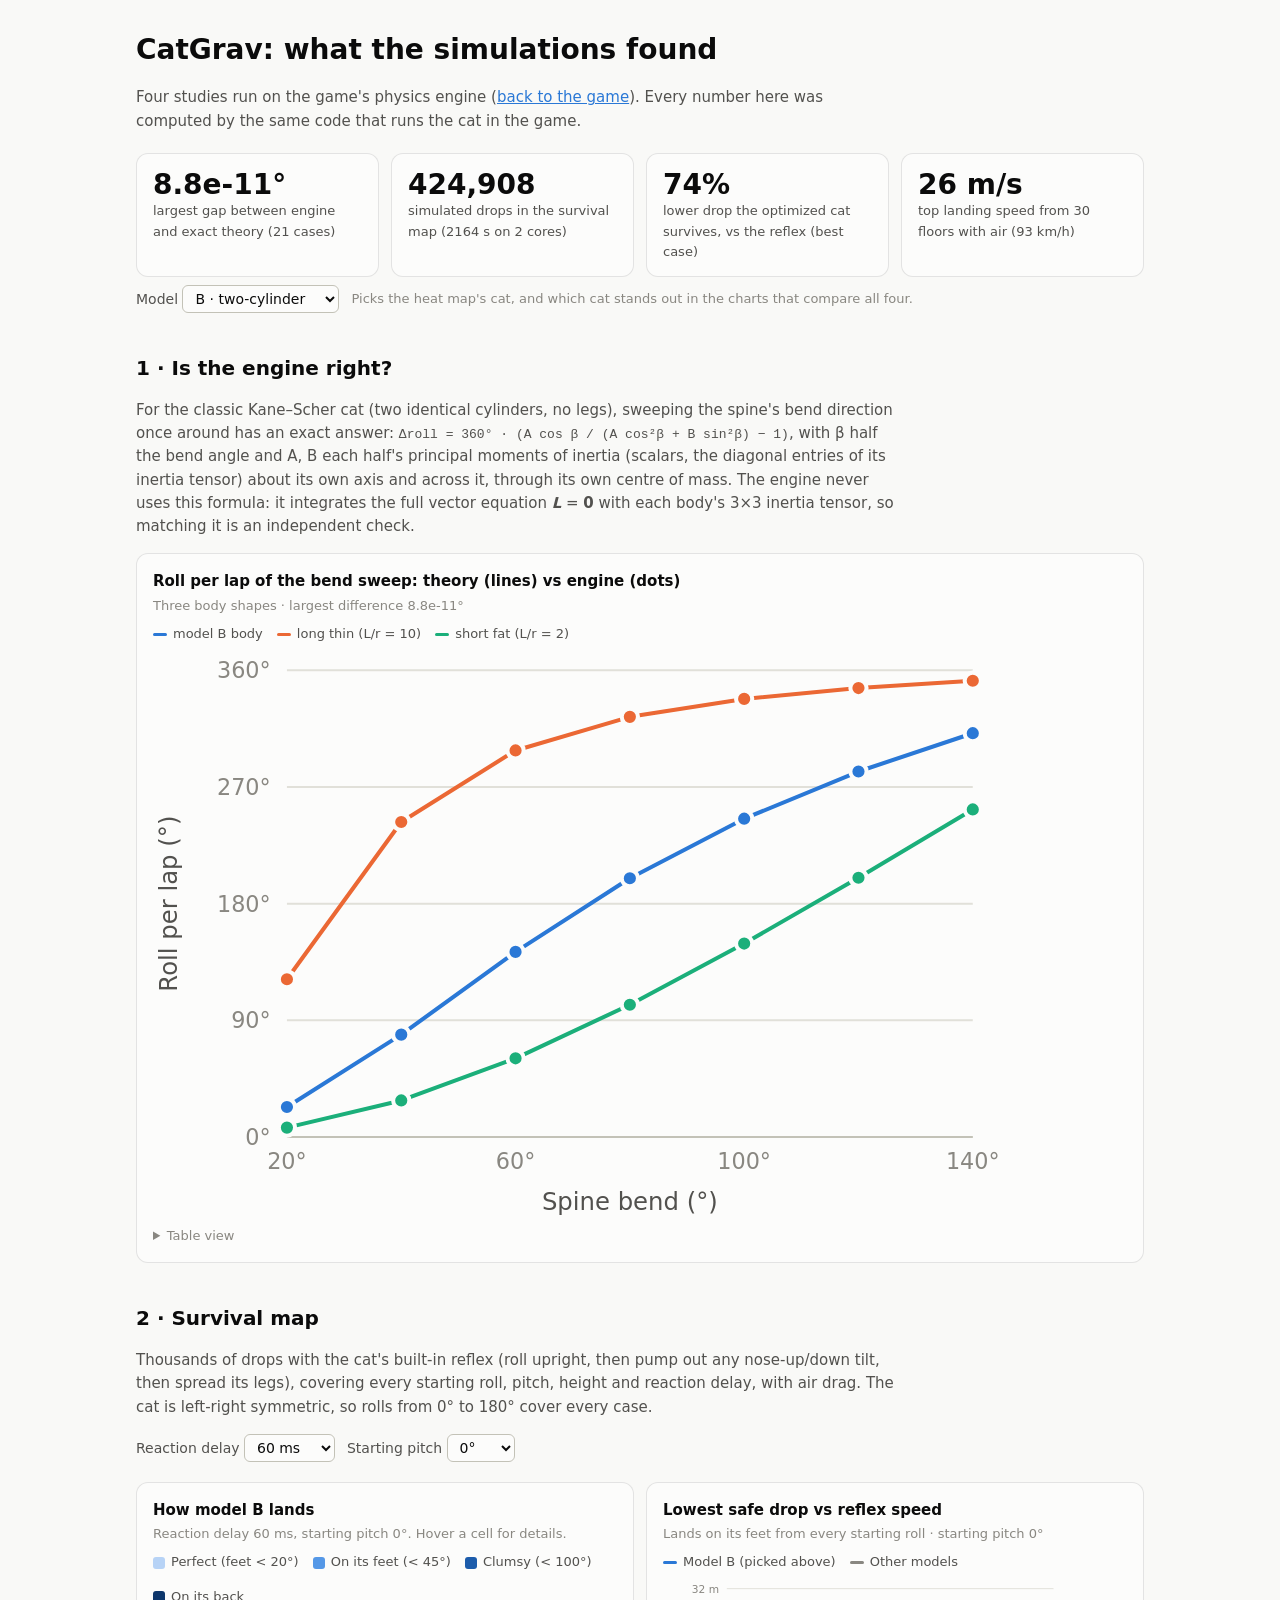
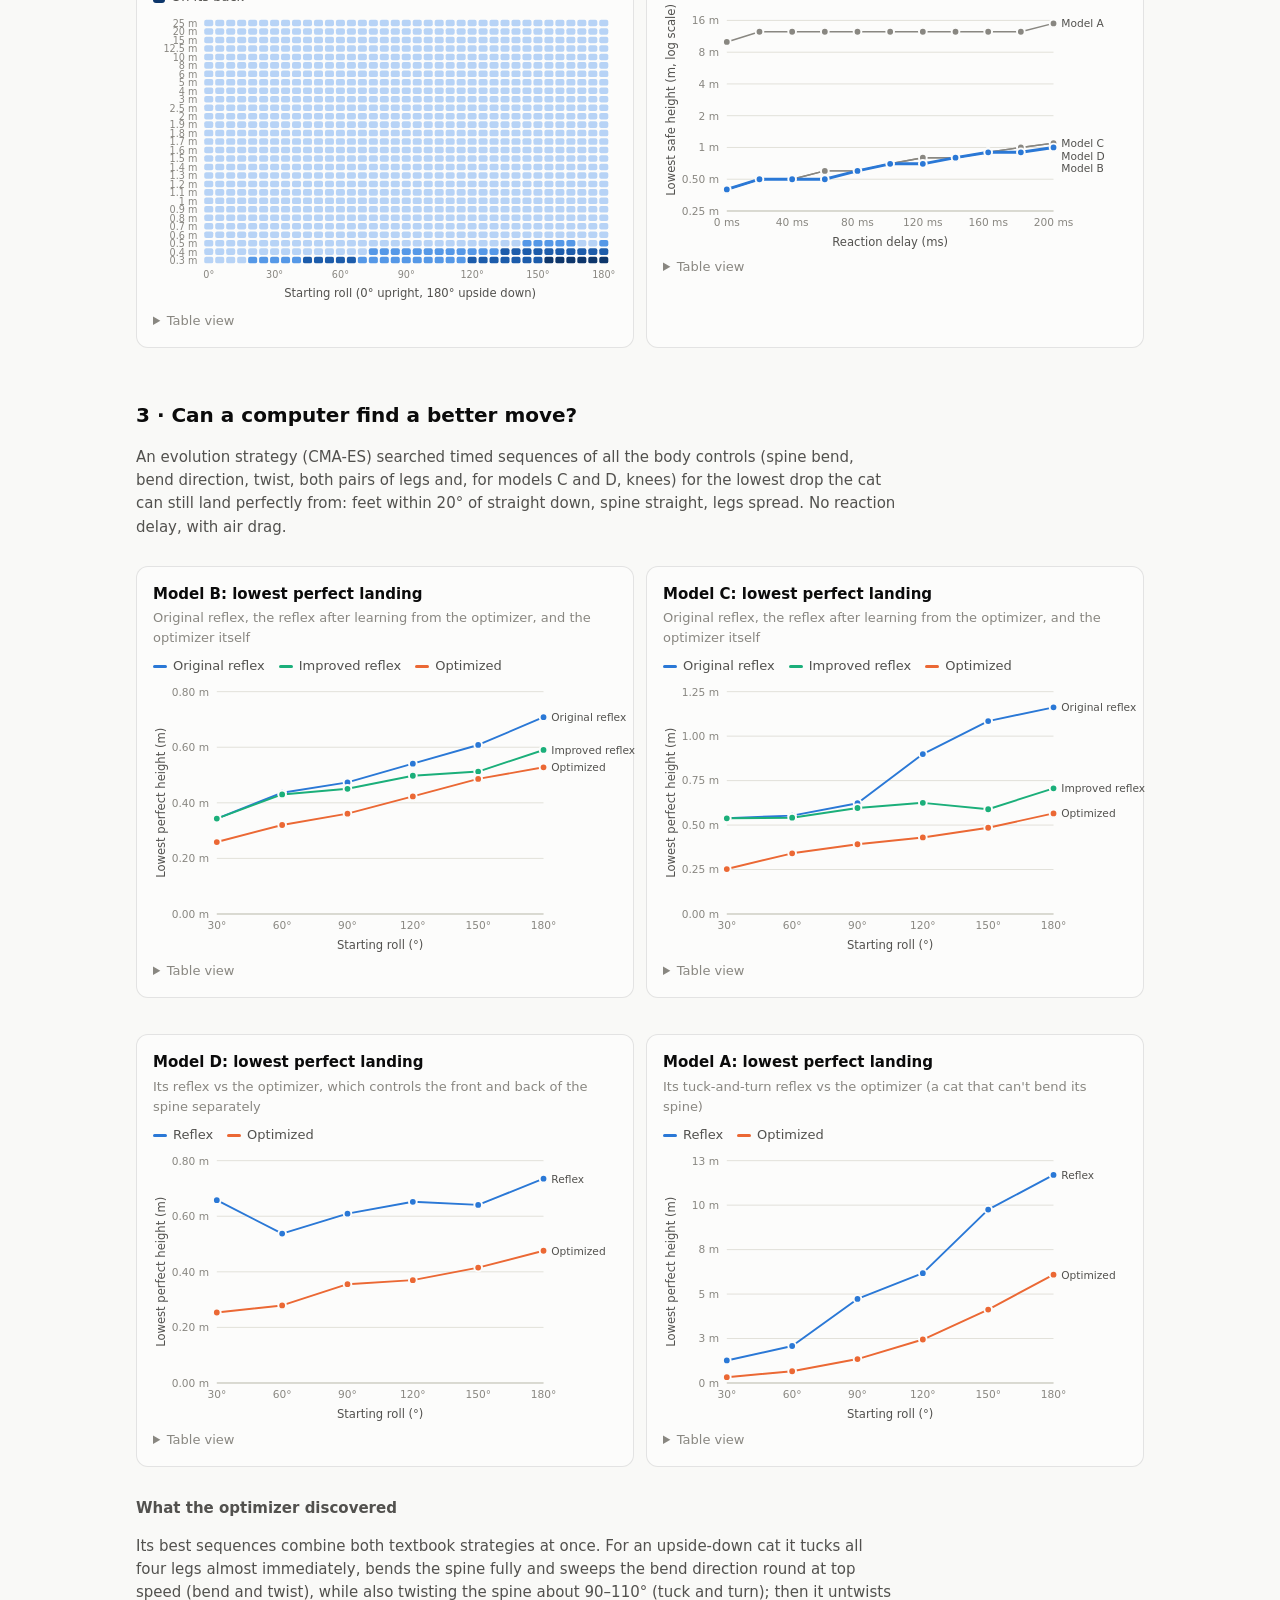
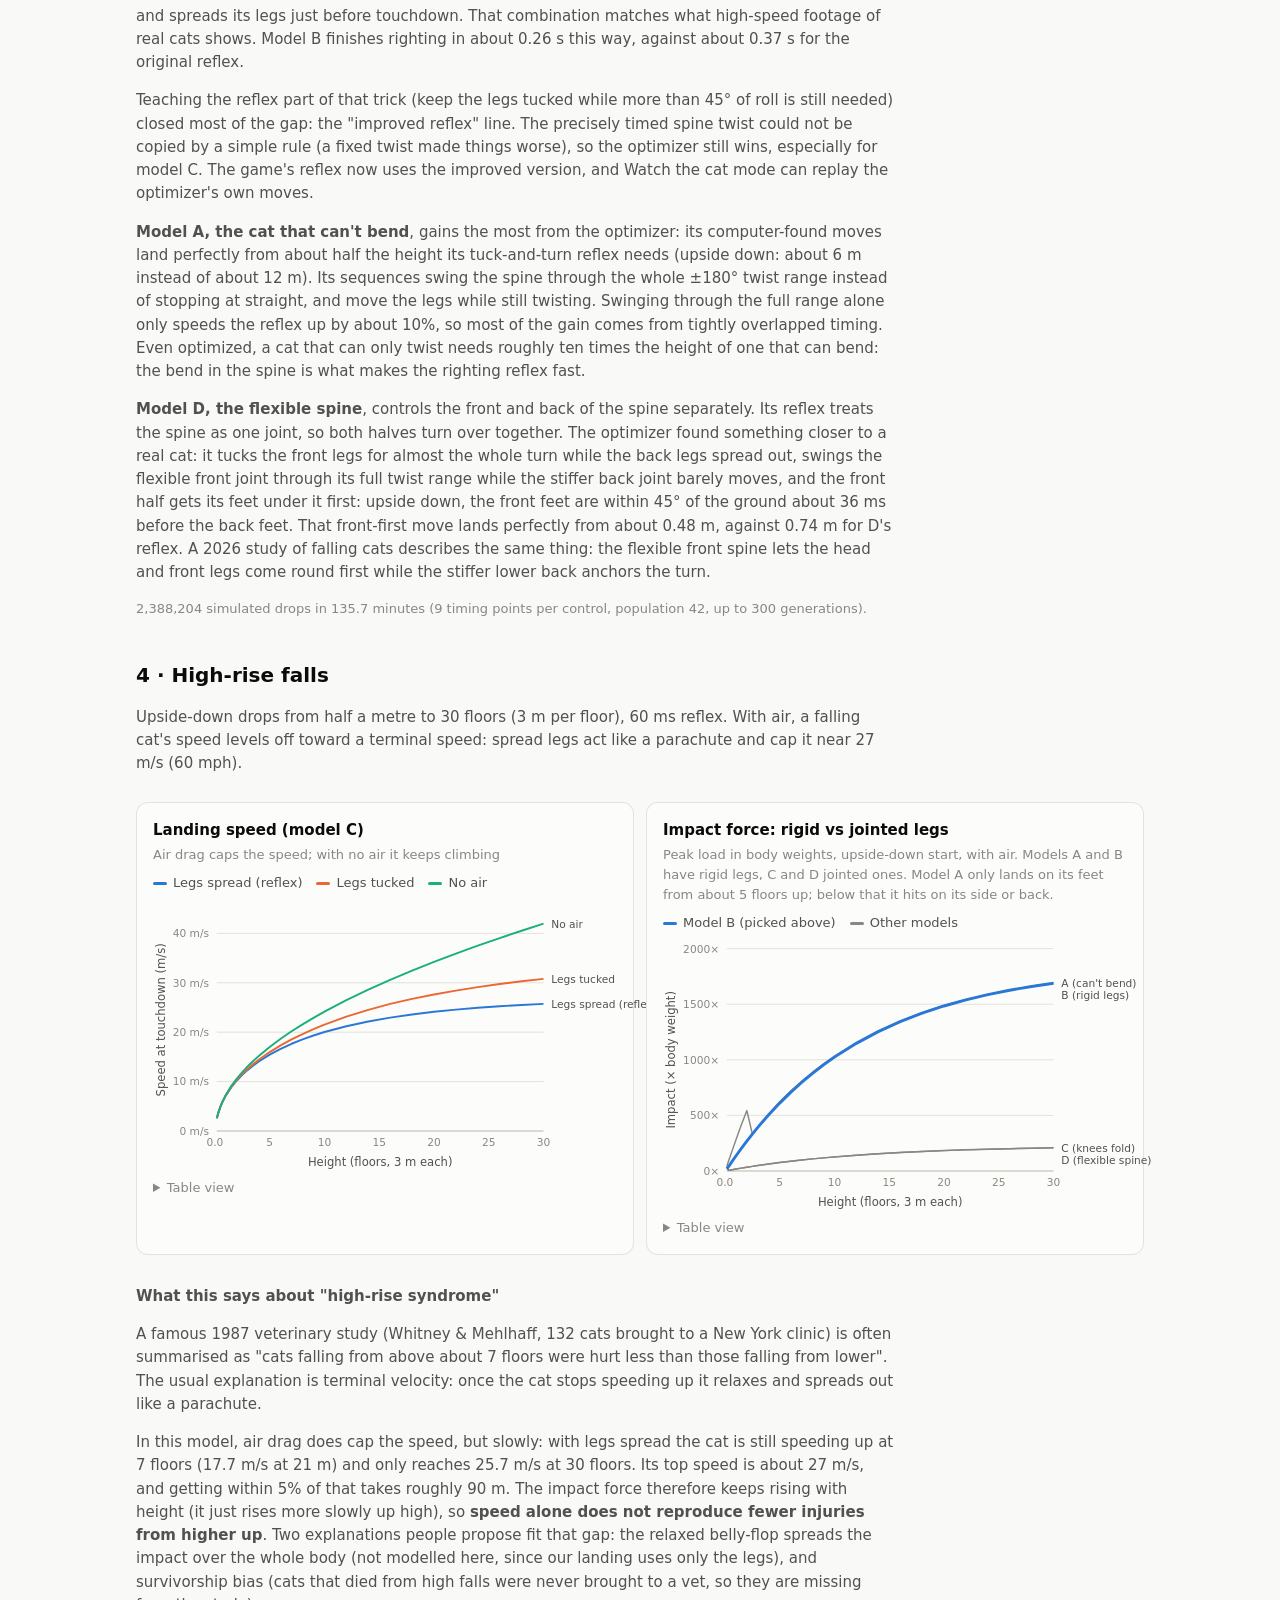
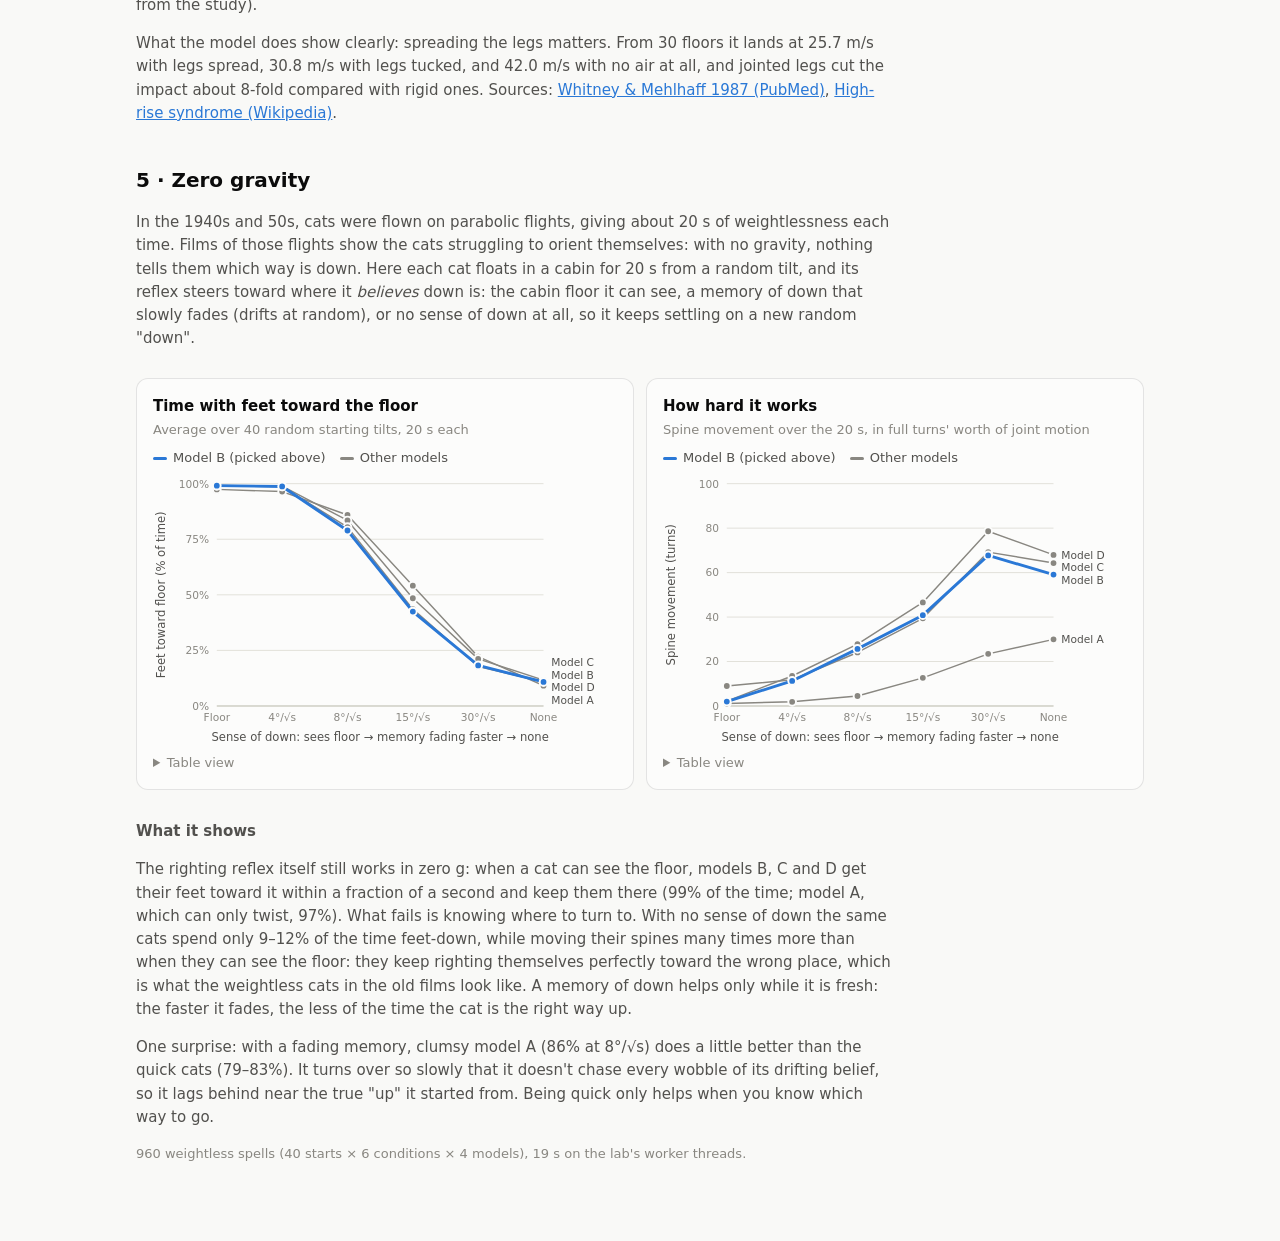
<file: results.html>
<!doctype html>
<html lang="en">
<head>
<meta charset="utf-8">
<meta name="viewport" content="width=device-width, initial-scale=1">
<title>CatGrav Results</title>
<style>
  :root {
    color-scheme: light;
    --page: #f9f9f7; --surface: #fcfcfb; --text: #0b0b0b; --text-2: #52514e; --muted: #898781;
    --grid: #e1e0d9; --axis: #c3c2b7; --ring: rgba(11,11,11,0.10);
    --s1: #2a78d6; --s2: #eb6834; --s3: #1baf7a;
    --o1: #b7d3f6; --o2: #5598e7; --o3: #1c5cab; --o4: #0d366b; /* ordinal blue: perfect → back */
    --o-ink: #0b0b0b;
  }
  @media (prefers-color-scheme: dark) {
    :root:not([data-theme="light"]) {
      color-scheme: dark;
      --page: #0d0d0d; --surface: #1a1a19; --text: #f0efec; --text-2: #c3c2b7; --muted: #898781;
      --grid: #2c2c2a; --axis: #383835; --ring: rgba(255,255,255,0.10);
      --s1: #3987e5; --s2: #d95926; --s3: #199e70;
      --o1: #184f95; --o2: #3987e5; --o3: #86b6ef; --o4: #cde2fb;
    }
  }
  :root[data-theme="dark"] {
    color-scheme: dark;
    --page: #0d0d0d; --surface: #1a1a19; --text: #f0efec; --text-2: #c3c2b7; --muted: #898781;
    --grid: #2c2c2a; --axis: #383835; --ring: rgba(255,255,255,0.10);
    --s1: #3987e5; --s2: #d95926; --s3: #199e70;
    --o1: #184f95; --o2: #3987e5; --o3: #86b6ef; --o4: #cde2fb;
  }
  * { box-sizing: border-box; }
  body { margin: 0; background: var(--page); color: var(--text); font: 15px/1.55 system-ui, -apple-system, "Segoe UI", sans-serif; }
  main { max-width: 1040px; margin: 0 auto; padding: 28px 16px 64px; }
  h1 { font-size: 28px; margin: 0 0 4px; }
  h2 { font-size: 20px; margin: 40px 0 6px; }
  h3 { font-size: 15px; margin: 18px 0 6px; color: var(--text-2); font-weight: 600; }
  p, li { color: var(--text-2); max-width: 760px; }
  a { color: var(--s1); }
  .tiles { display: grid; grid-template-columns: repeat(auto-fit, minmax(210px, 1fr)); gap: 12px; margin: 20px 0 8px; }
  .tile { background: var(--surface); border: 1px solid var(--ring); border-radius: 12px; padding: 14px 16px; }
  .tile .big { font-size: 28px; font-weight: 700; line-height: 1.2; }
  .tile .lbl { color: var(--text-2); font-size: 13px; }
  .card { background: var(--surface); border: 1px solid var(--ring); border-radius: 12px; padding: 16px; margin: 12px 0; position: relative; }
  .card-title { font-weight: 600; margin-bottom: 2px; }
  .card-sub { color: var(--muted); font-size: 13px; margin-bottom: 8px; }
  .row2 { display: grid; grid-template-columns: 1fr 1fr; gap: 12px; }
  @media (max-width: 760px) { .row2 { grid-template-columns: 1fr; } }
  svg { display: block; width: 100%; height: auto; overflow: visible; }
  .legend { display: flex; flex-wrap: wrap; gap: 14px; font-size: 13px; color: var(--text-2); margin: 4px 0 6px; }
  .legend i { display: inline-block; width: 14px; height: 3px; border-radius: 2px; vertical-align: middle; margin-right: 6px; }
  .legend i.sq { width: 12px; height: 12px; border-radius: 3px; }
  .filters { display: flex; flex-wrap: wrap; gap: 12px; align-items: center; margin: 8px 0; font-size: 14px; color: var(--text-2); }
  select { font: inherit; padding: 4px 8px; border-radius: 6px; border: 1px solid var(--axis); background: var(--surface); color: var(--text); }
  details.tbl { margin-top: 8px; font-size: 13px; }
  details.tbl summary { cursor: pointer; color: var(--muted); }
  details.tbl table { border-collapse: collapse; margin-top: 6px; }
  details.tbl td, details.tbl th { padding: 3px 10px; border-bottom: 1px solid var(--grid); text-align: right; font-variant-numeric: tabular-nums; color: var(--text-2); }
  details.tbl th { color: var(--muted); font-weight: 500; }
  .tip { position: fixed; pointer-events: none; background: var(--surface); color: var(--text); border: 1px solid var(--ring);
    box-shadow: 0 4px 16px rgba(0,0,0,0.18); border-radius: 8px; padding: 7px 10px; font-size: 13px; display: none; z-index: 10; }
  .tip b { font-weight: 600; }
  .tip .k { display: inline-block; width: 10px; height: 10px; border-radius: 2px; margin-right: 6px; vertical-align: -1px; }
  .note { font-size: 13px; color: var(--muted); }
  .missing { color: var(--muted); font-style: italic; }
  code { font-size: 13px; }
</style>
</head>
<body>
<main>
  <h1>CatGrav: what the simulations found</h1>
  <p>Four studies run on the game's physics engine (<a href="index.html">back to the game</a>). Every number
  here was computed by the same code that runs the cat in the game.</p>
  <div class="tiles" id="tiles"></div>
  <div class="filters" id="page-filters">
    <label>Model <select id="f-model"></select></label>
    <span class="note">Picks the heat map's cat, and which cat stands out in the charts that compare all four.</span>
  </div>

  <h2>1 · Is the engine right?</h2>
  <p>For the classic Kane–Scher cat (two identical cylinders, no legs), sweeping the spine's bend direction once
  around has an exact answer: <code>Δroll = 360° · (A cos β / (A cos²β + B sin²β) − 1)</code>, with β half the bend
  angle and A, B each half's principal moments of inertia (scalars, the diagonal entries of its inertia tensor) about its
  own axis and across it, through its own centre of mass. The engine never uses this formula: it integrates the full vector
  equation <b><i>L</i></b> = <b>0</b> with each body's 3×3 inertia tensor, so matching it is an independent check.</p>
  <div class="card" id="val-card"></div>

  <h2>2 · Survival map</h2>
  <p>Thousands of drops with the cat's built-in reflex (roll upright, then pump out any nose-up/down tilt,
  then spread its legs), covering every starting roll, pitch, height and reaction delay, with air drag.
  The cat is left-right symmetric, so rolls from 0° to 180° cover every case.</p>
  <div class="filters" id="surv-filters"></div>
  <div class="row2">
    <div class="card" id="heat-card"></div>
    <div class="card" id="minh-card"></div>
  </div>

  <h2>3 · Can a computer find a better move?</h2>
  <p>An evolution strategy (CMA-ES) searched timed sequences of all the body controls (spine bend, bend
  direction, twist, both pairs of legs and, for models C and D, knees) for the lowest drop the cat can still land
  perfectly from: feet within 20° of straight down, spine straight, legs spread. No reaction delay, with air drag.</p>
  <div class="row2" id="opt-row"></div>
  <div id="opt-notes"></div>

  <h2>4 · High-rise falls</h2>
  <p>Upside-down drops from half a metre to 30 floors (3 m per floor), 60 ms reflex. With air, a falling cat's
  speed levels off toward a terminal speed: spread legs act like a parachute and cap it near 27 m/s (60 mph).</p>
  <div class="row2">
    <div class="card" id="hr-speed"></div>
    <div class="card" id="hr-force"></div>
  </div>
  <div id="hr-notes"></div>

  <h2>5 · Zero gravity</h2>
  <p>In the 1940s and 50s, cats were flown on parabolic flights, giving about 20 s of weightlessness each time.
  Films of those flights show the cats struggling to orient themselves: with no gravity, nothing tells them which
  way is down. Here each cat floats in a cabin for 20 s from a random tilt, and its reflex steers toward where it
  <i>believes</i> down is: the cabin floor it can see, a memory of down that slowly fades (drifts at random), or no
  sense of down at all, so it keeps settling on a new random "down".</p>
  <div class="row2">
    <div class="card" id="zg-upright"></div>
    <div class="card" id="zg-effort"></div>
  </div>
  <div id="zg-notes"></div>
</main>
<div class="tip" id="tip"></div>

<script src="lab/results/data.js"></script>
<script src="lab/results/data-survival.js"></script>
<script>
const LAB = window.LAB || {};
const $ = (id) => document.getElementById(id);
const css = (v) => `var(${v})`;
const NS = "http://www.w3.org/2000/svg";
const tip = $("tip");
const fmt = (x, d = 2) => (x == null ? "–" : (+x).toFixed(d));

function el(tag, attrs = {}, parent) {
  const e = document.createElementNS(NS, tag);
  for (const k in attrs) e.setAttribute(k, attrs[k]);
  if (parent) parent.appendChild(e);
  return e;
}
function showTip(html, ev) {
  tip.innerHTML = html;
  tip.style.display = "block";
  const x = Math.min(ev.clientX + 14, window.innerWidth - tip.offsetWidth - 8);
  tip.style.left = `${x}px`;
  tip.style.top = `${ev.clientY + 14}px`;
}
const hideTip = () => (tip.style.display = "none");

function tableView(headers, rows) {
  const d = document.createElement("details");
  d.className = "tbl";
  d.innerHTML = `<summary>Table view</summary><table><tr>${headers.map((h) => `<th>${h}</th>`).join("")}</tr>${rows
    .map((r) => `<tr>${r.map((c) => `<td>${c}</td>`).join("")}</tr>`).join("")}</table>`;
  return d;
}

function cardHead(card, title, sub) {
  card.innerHTML = `<div class="card-title">${title}</div>${sub ? `<div class="card-sub">${sub}</div>` : ""}`;
}

function legend(card, items, square) {
  const l = document.createElement("div");
  l.className = "legend";
  l.innerHTML = items.map(([name, color]) => `<span><i class="${square ? "sq" : ""}" style="background:${color}"></i>${name}</span>`).join("");
  card.appendChild(l);
}

// Line chart with markers, hairline grid, crosshair + tooltip, direct end labels.
// yLog: logarithmic y axis from yMin (> 0) to yMax, for values spanning orders of magnitude.
function lineChart(card, { series, xLabel, yLabel, xFmt = (x) => x, yFmt = (y) => y, yMin = 0, yMax, xTicks, yTicks, dots = true, lineFor = () => true, yLog = false }) {
  const W = 480, H = 280, L = 66, R = 76, T = 10, B = 40;
  const svg = el("svg", { viewBox: `0 0 ${W} ${H}`, role: "img" }, card);
  const xs = series.flatMap((s) => s.points.map((p) => p[0]));
  const ys = series.flatMap((s) => s.points.map((p) => p[1])).filter((y) => y != null);
  const x0 = Math.min(...xs), x1 = Math.max(...xs);
  const y1 = yMax ?? Math.max(...ys) * 1.08;
  const yf = (y) => (yLog ? Math.log(y / yMin) / Math.log(y1 / yMin) : (y - yMin) / (y1 - yMin));
  const X = (x) => L + ((x - x0) / (x1 - x0 || 1)) * (W - L - R), Y = (y) => H - B - yf(y) * (H - T - B);
  for (const t of yTicks) {
    el("line", { x1: L, x2: W - R, y1: Y(t), y2: Y(t), stroke: css("--grid"), "stroke-width": 1 }, svg);
    el("text", { x: L - 8, y: Y(t) + 4, "text-anchor": "end", "font-size": 11, fill: css("--muted") }, svg).textContent = yFmt(t);
  }
  el("line", { x1: L, x2: W - R, y1: H - B, y2: H - B, stroke: css("--axis"), "stroke-width": 1 }, svg);
  for (const t of xTicks) el("text", { x: X(t), y: H - B + 16, "text-anchor": "middle", "font-size": 11, fill: css("--muted") }, svg).textContent = xFmt(t);
  el("text", { x: (L + W - R) / 2, y: H - 4, "text-anchor": "middle", "font-size": 12, fill: css("--text-2") }, svg).textContent = xLabel;
  el("text", { x: 12, y: (T + H - B) / 2, "text-anchor": "middle", "font-size": 12, fill: css("--text-2"), transform: `rotate(-90 12 ${(T + H - B) / 2})` }, svg).textContent = yLabel;
  const endLabels = [];
  for (const s of series) {
    const pts = s.points.filter((p) => p[1] != null);
    if (lineFor(s) && pts.length > 1)
      el("path", { d: pts.map((p, i) => `${i ? "L" : "M"}${X(p[0])},${Y(p[1])}`).join(""), fill: "none", stroke: s.color, "stroke-width": s.width || 2, "stroke-linejoin": "round" }, svg);
    if (dots || !lineFor(s)) for (const p of pts) el("circle", { cx: X(p[0]), cy: Y(p[1]), r: 4, fill: s.color, stroke: css("--surface"), "stroke-width": 2 }, svg);
    const last = pts[pts.length - 1];
    if (last && series.length <= 4 && s.label !== false) endLabels.push({ x: X(last[0]) + 8, y: Y(last[1]) + 4, name: s.name });
  }
  // Direct end labels, nudged apart so close lines don't print on top of each other.
  endLabels.sort((a, b) => a.y - b.y);
  for (let i = 1; i < endLabels.length; i++) endLabels[i].y = Math.max(endLabels[i].y, endLabels[i - 1].y + 13);
  // If the stack runs past the bottom of the plot, slide it back up so it stays clear of the x-axis labels.
  const overflow = endLabels.length ? endLabels[endLabels.length - 1].y - (H - B - 2) : 0;
  if (overflow > 0) endLabels.forEach((l) => (l.y -= overflow));
  for (const l of endLabels) el("text", { x: l.x, y: l.y, "font-size": 11, fill: css("--text-2") }, svg).textContent = l.name;
  // Crosshair + tooltip on the nearest x.
  const cross = el("line", { y1: T, y2: H - B, stroke: css("--axis"), "stroke-width": 1, visibility: "hidden" }, svg);
  const hit = el("rect", { x: L, y: T, width: W - L - R, height: H - T - B, fill: "transparent" }, svg);
  const allX = [...new Set(xs)].sort((a, b) => a - b);
  hit.addEventListener("mousemove", (ev) => {
    const r = svg.getBoundingClientRect(), px = ((ev.clientX - r.left) / r.width) * W;
    const xv = allX.reduce((b, x) => (Math.abs(X(x) - px) < Math.abs(X(b) - px) ? x : b), allX[0]);
    cross.setAttribute("x1", X(xv)); cross.setAttribute("x2", X(xv)); cross.setAttribute("visibility", "visible");
    const lines = series.map((s) => { const p = s.points.find((q) => q[0] === xv); return p && p[1] != null ? `<div><span class="k" style="background:${s.color}"></span>${s.name}: <b>${yFmt(p[1])}</b></div>` : ""; }).join("");
    showTip(`<div><b>${xFmt(xv)}</b></div>${lines}`, ev);
  });
  hit.addEventListener("mouseleave", () => { cross.setAttribute("visibility", "hidden"); hideTip(); });
  return svg;
}

// Each model keeps one color everywhere.
// Four models can't each get their own color (no fourth color stays distinguishable from
// the other three, checked with the palette validator), so charts comparing all four
// highlight the model picked at the top of the page and grey out the rest, every line
// labelled at its end.
const MODELS = ["A", "B", "C", "D"];
const MODEL_LABEL = { A: "A · tuck-and-turn", B: "B · two-cylinder", C: "C · jointed legs", D: "D · flexible spine" };
const pickedModel = () => $("f-model").value;
const modelChangeHandlers = [];
$("f-model").innerHTML = MODELS.map((m) => `<option value="${m}"${m === "B" ? " selected" : ""}>${MODEL_LABEL[m]}</option>`).join("");
$("f-model").addEventListener("change", () => modelChangeHandlers.forEach((f) => f()));

// Series for a chart comparing models: the picked one in the accent color, the rest grey.
function emphasisSeries(models, nameOf, pointsOf) {
  return models.map((m) => ({ name: nameOf(m), points: pointsOf(m), model: m,
    color: m === pickedModel() ? css("--s1") : css("--muted"), width: m === pickedModel() ? 3 : 1.5 }))
    .sort((a, b) => (a.model === pickedModel()) - (b.model === pickedModel())); // picked drawn last, on top
}
const emphasisLegend = (card) => legend(card, [[`Model ${pickedModel()} (picked above)`, css("--s1")], ["Other models", css("--muted")]]);

// Evenly spaced "nice" ticks from 0 to just above top.
function niceTicks(top) {
  const raw = top / 5, mag = 10 ** Math.floor(Math.log10(raw));
  const step = [1, 2, 2.5, 5, 10].map((k) => k * mag).find((s) => s >= raw);
  return Array.from({ length: Math.ceil(top / step) + 1 }, (_, i) => +(i * step).toFixed(6));
}

// ---------- tiles ----------
(function tiles() {
  const t = [];
  if (LAB.validation) t.push([`${LAB.validation.maxErr.toExponential(1)}°`, "largest gap between engine and exact theory (21 cases)"]);
  if (LAB.survival) t.push([LAB.survival.rows.length.toLocaleString(), `simulated drops in the survival map (${Math.round(LAB.survival.seconds)} s on ${navigator.hardwareConcurrency || "several"} cores)`]);
  if (LAB.optimizer) {
    const g = LAB.optimizer.results.filter((r) => r.optMinH).map((r) => 1 - r.optMinH / r.reflexMinH);
    t.push([`${Math.round(100 * Math.max(...g))}%`, "lower drop the optimized cat survives, vs the reflex (best case)"]);
  }
  if (LAB.highrise) {
    const top = Math.max(...LAB.highrise.rows.filter((r) => r.variant === "spread").map((r) => r.v));
    t.push([`${top.toFixed(0)} m/s`, `top landing speed from 30 floors with air (${(top * 3.6).toFixed(0)} km/h)`]);
  }
  $("tiles").innerHTML = t.map(([b, l]) => `<div class="tile"><div class="big">${b}</div><div class="lbl">${l}</div></div>`).join("");
})();

// ---------- 1. validation ----------
(function validation() {
  const card = $("val-card");
  if (!LAB.validation) return (card.innerHTML = `<p class="missing">Run lab/validation.html to generate this.</p>`);
  cardHead(card, "Roll per lap of the bend sweep: theory (lines) vs engine (dots)", `Three body shapes · largest difference ${LAB.validation.maxErr.toExponential(1)}°`);
  const shapes = [...new Set(LAB.validation.rows.map((r) => r.shape))];
  const colors = [css("--s1"), css("--s2"), css("--s3")];
  legend(card, shapes.map((s, i) => [s, colors[i]]));
  const series = [];
  shapes.forEach((sh, i) => {
    const rows = LAB.validation.rows.filter((r) => r.shape === sh);
    series.push({ name: sh, color: colors[i], points: rows.map((r) => [r.bend, -r.analytic]), label: false });
    series.push({ name: `${sh} (engine)`, color: colors[i], points: rows.map((r) => [r.bend, -r.engine]), label: false, dotsOnly: true });
  });
  lineChart(card, { series, xLabel: "Spine bend (°)", yLabel: "Roll per lap (°)", xTicks: [20, 60, 100, 140], yTicks: [0, 90, 180, 270, 360],
    xFmt: (x) => `${x}°`, yFmt: (y) => `${(+y).toFixed(0)}°`, yMax: 360, dots: false, lineFor: (s) => !s.dotsOnly });
  card.appendChild(tableView(["Shape", "Bend", "Theory", "Engine", "Difference"],
    LAB.validation.rows.map((r) => [r.shape, `${r.bend}°`, `${(-r.analytic).toFixed(3)}°`, `${(-r.engine).toFixed(3)}°`, (r.engine - r.analytic).toExponential(1)])));
})();

// ---------- 2. survival ----------
(function survival() {
  if (!LAB.survival) return ($("heat-card").innerHTML = `<p class="missing">Run lab/survival.html to generate this.</p>`);
  const S = LAB.survival, F = Object.fromEntries(S.fields.map((f, i) => [f, i]));
  const g = S.grid;
  // Index rows by model|delay|pitch|height once; the grid has ~160k rows.
  const byCase = new Map();
  for (const r of S.rows) {
    const k = `${r[F.model]}|${r[F.delay]}|${r[F.pitch]}|${r[F.height]}`;
    if (!byCase.has(k)) byCase.set(k, []);
    byCase.get(k).push(r);
  }
  const cell = (m, d, p, h) => byCase.get(`${m}|${d}|${p}|${h}`) || [];
  const f = $("surv-filters");
  const sel = (id, label, opts, def) =>
    `<label>${label} <select id="${id}">${opts.map((o) => `<option value="${o[0]}"${o[0] == def ? " selected" : ""}>${o[1]}</option>`).join("")}</select></label>`;
  f.innerHTML = sel("f-delay", "Reaction delay", g.delay.map((d) => [d, `${d} ms`]), 60) +
    sel("f-pitch", "Starting pitch", g.pitch.map((p) => [p, `${p}°`]), 0);

  const BINS = [[20, "Perfect (feet < 20°)", "--o1"], [45, "On its feet (< 45°)", "--o2"], [100, "Clumsy (< 100°)", "--o3"], [999, "On its back", "--o4"]];
  const bin = (w) => BINS.findIndex((b) => w < b[0]);

  function drawHeat() {
    const m = $("f-model").value, d = +$("f-delay").value, p = +$("f-pitch").value;
    const card = $("heat-card");
    cardHead(card, `How model ${m} lands`, `Reaction delay ${d} ms, starting pitch ${p}°. Hover a cell for details.`);
    legend(card, BINS.map((b) => [b[1], css(b[2])]), true);
    const rolls = g.roll, hs = g.height.slice().reverse();
    const W = 480, H = 300, L = 52, R = 8, T = 6, B = 40;
    const cw = (W - L - R) / rolls.length, ch = (H - T - B) / hs.length;
    const svg = el("svg", { viewBox: `0 0 ${W} ${H}` }, card);
    const look = new Map();
    for (const h of g.height) for (const r of cell(m, d, p, h)) look.set(`${r[F.roll]}|${h}`, r);
    hs.forEach((h, j) => {
      rolls.forEach((ro, i) => {
        const r = look.get(`${ro}|${h}`);
        if (!r) return;
        const c = el("rect", { x: L + i * cw + 1, y: T + j * ch + 1, width: cw - 2, height: ch - 2, rx: 2, fill: css(BINS[bin(r[F.worst])][2]) }, svg);
        c.addEventListener("mousemove", (ev) => showTip(`<b>Roll ${ro}°, ${h} m</b><div>Worst feet angle ${fmt(r[F.worst], 0)}°</div><div>Impact ${fmt(r[F.impact], 0)}× body weight</div><div>${r[F.rightedAt] != null ? `Upright after ${fmt(r[F.rightedAt])} s` : "Never fully upright"}</div>`, ev));
        c.addEventListener("mouseleave", hideTip);
      });
      el("text", { x: L - 6, y: T + j * ch + ch / 2 + 4, "text-anchor": "end", "font-size": 10, fill: css("--muted") }, svg).textContent = `${h} m`;
    });
    rolls.forEach((ro, i) => { if (ro % 30 === 0) el("text", { x: L + i * cw + cw / 2, y: H - B + 14, "text-anchor": "middle", "font-size": 10, fill: css("--muted") }, svg).textContent = `${ro}°`; });
    el("text", { x: (L + W) / 2, y: H - 6, "text-anchor": "middle", "font-size": 12, fill: css("--text-2") }, svg).textContent = "Starting roll (0° upright, 180° upside down)";
    const rows = [];
    for (const h of g.height) rows.push([`${h} m`, ...rolls.filter((r) => r % 30 === 0).map((ro) => fmt(look.get(`${ro}|${h}`)?.[F.worst], 0) + "°")]);
    card.appendChild(tableView(["Height", ...rolls.filter((r) => r % 30 === 0).map((r) => `roll ${r}°`)], rows));
  }

  // Lowest height from which the cat lands on its feet from ANY roll (and every height above), per delay.
  function minSafe(model, delay, pitch) {
    const hs = g.height;
    const safe = hs.map((h) => cell(model, delay, pitch, h).every((r) => r[F.worst] < 45));
    return hs.find((h, i) => safe.slice(i).every(Boolean));
  }
  function drawMinH() {
    const p = +$("f-pitch").value, card = $("minh-card");
    cardHead(card, "Lowest safe drop vs reflex speed", `Lands on its feet from every starting roll · starting pitch ${p}°`);
    const series = emphasisSeries(MODELS.filter((m) => g.model.includes(m)), (m) => `Model ${m}`,
      (m) => g.delay.map((d) => [d, minSafe(m, d, p) ?? null]));
    emphasisLegend(card);
    // Log scale: model A needs ~20× the height of the others, and every line stays readable.
    const maxH = Math.max(...g.height);
    lineChart(card, { series, xLabel: "Reaction delay (ms)", yLabel: "Lowest safe height (m, log scale)", xTicks: g.delay.filter((d) => d % 40 === 0),
      yLog: true, yMin: 0.25, yMax: 32, yTicks: [0.25, 0.5, 1, 2, 4, 8, 16, 32],
      xFmt: (x) => `${x} ms`, yFmt: (y) => `${y < 1 ? (+y).toFixed(2) : y} m` });
    const bySeries = [...series].sort((a, b) => a.model.localeCompare(b.model));
    card.appendChild(tableView(["Reaction delay", ...bySeries.map((s) => s.name)],
      g.delay.map((d, i) => [`${d} ms`, ...bySeries.map((s) => (s.points[i][1] ? `${s.points[i][1]} m` : `above ${maxH} m`))])));
  }
  const redraw = () => { drawHeat(); drawMinH(); };
  f.addEventListener("change", redraw);
  modelChangeHandlers.push(redraw);
  redraw();
})();

// ---------- 3. optimizer ----------
(function optimizer() {
  const row = $("opt-row");
  if (!LAB.optimizer) return (row.innerHTML = `<div class="card missing">Run lab/optimizer.html to generate this.</div>`);
  const res = LAB.optimizer.results;
  // The improved reflex (legs tucked while > 45° of roll to go) comes from lab/reflex-experiment.html.
  const exp = LAB.reflex_experiment ? LAB.reflex_experiment.rows : [];
  const improved = (m, roll) => (exp.find((r) => r.model === m && r.variant === "tuck45" && r.roll === roll) || {}).minPerfectHeight ?? null;
  for (const m of ["B", "C", "D", "A"]) {
    const rs = res.filter((r) => r.model === m);
    if (!rs.length) continue;
    const twistOnly = m === "A" || m === "D"; // one reflex only: the tuck variants steer a single-joint spine
    const card = document.createElement("div");
    card.className = "card";
    row.appendChild(card);
    cardHead(card, `Model ${m}: lowest perfect landing`, m === "A"
      ? "Its tuck-and-turn reflex vs the optimizer (a cat that can't bend its spine)"
      : m === "D" ? "Its reflex vs the optimizer, which controls the front and back of the spine separately"
      : "Original reflex, the reflex after learning from the optimizer, and the optimizer itself");
    const series = [
      { name: twistOnly ? "Reflex" : "Original reflex", color: css("--s1"), points: rs.map((r) => [r.roll, r.reflexMinH]) },
      { name: "Improved reflex", color: css("--s3"), points: rs.map((r) => [r.roll, twistOnly ? null : improved(m, r.roll)]) },
      { name: "Optimized", color: css("--s2"), points: rs.map((r) => [r.roll, r.optMinH]) },
    ].filter((s) => s.points.some((p) => p[1] != null));
    legend(card, series.map((s) => [s.name, s.color]));
    const top = Math.max(...series.flatMap((s) => s.points.map((p) => p[1] ?? 0)));
    const yTicks = niceTicks(top * 1.05);
    lineChart(card, { series, xLabel: "Starting roll (°)", yLabel: "Lowest perfect height (m)", xTicks: rs.map((r) => r.roll), yTicks, yMax: yTicks[yTicks.length - 1],
      xFmt: (x) => `${x}°`, yFmt: (y) => `${(+y).toFixed(top > 4 ? 0 : 2)} m` });
    card.appendChild(tableView(["Start roll", twistOnly ? "Reflex" : "Original reflex", ...(twistOnly ? [] : ["Improved reflex"]), "Optimized", "Optimized vs reflex", "Drops simulated"],
      rs.map((r) => [`${r.roll}°`, `${fmt(r.reflexMinH)} m`, ...(twistOnly ? [] : [`${fmt(improved(m, r.roll))} m`]), `${fmt(r.optMinH)} m`,
        r.optMinH ? `${Math.round(100 * (1 - r.optMinH / r.reflexMinH))}% lower` : "–", r.evals.toLocaleString()])));
  }
  const total = res.reduce((a, r) => a + r.evals, 0);
  $("opt-notes").innerHTML = `
    <h3>What the optimizer discovered</h3>
    <p>Its best sequences combine both textbook strategies at once. For an upside-down cat it tucks all four legs
    almost immediately, bends the spine fully and sweeps the bend direction round at top speed (bend and twist),
    while also twisting the spine about 90–110° (tuck and turn); then it untwists and spreads its legs just before
    touchdown. That combination matches what high-speed footage of real cats shows. Model B finishes righting in
    about 0.26 s this way, against about 0.37 s for the original reflex.</p>
    <p>Teaching the reflex part of that trick (keep the legs tucked while more than 45° of roll is still needed) closed
    most of the gap: the "improved reflex" line. The precisely timed spine twist could not be copied by a simple rule
    (a fixed twist made things worse), so the optimizer still wins, especially for model C. The game's reflex now uses
    the improved version, and Watch the cat mode can replay the optimizer's own moves.</p>
    <p><b>Model A, the cat that can't bend</b>, gains the most from the optimizer: its computer-found moves land
    perfectly from about half the height its tuck-and-turn reflex needs (upside down: about 6 m instead of about 12 m).
    Its sequences swing the spine through the whole ±180° twist range instead of stopping at straight, and move the
    legs while still twisting. Swinging through the full range alone only speeds the reflex up by about 10%,
    so most of the gain comes from tightly overlapped timing. Even optimized, a cat that can only twist needs roughly
    ten times the height of one that can bend: the bend in the spine is what makes the righting reflex fast.</p>
    <p><b>Model D, the flexible spine</b>, controls the front and back of the spine separately. Its reflex treats
    the spine as one joint, so both halves turn over together. The optimizer found something closer to a real cat:
    it tucks the front legs for almost the whole turn while the back legs spread out, swings the flexible front joint
    through its full twist range while the stiffer back joint barely moves, and the front half gets its feet under it
    first: upside down, the front feet are within 45° of the ground about 36 ms before the back feet. That front-first
    move lands perfectly from about 0.48 m, against 0.74 m for D's reflex. A 2026 study of falling cats describes the
    same thing: the flexible front spine lets the head and front legs come round first while the stiffer lower back
    anchors the turn.</p>
    <p class="note">${total.toLocaleString()} simulated drops in ${LAB.optimizer.minutes.toFixed(1)} minutes
    (${LAB.optimizer.settings ? `${LAB.optimizer.settings.KNOTS} timing points per control, population ${LAB.optimizer.settings.POP}, up to ${LAB.optimizer.settings.MAX_GEN} generations` : ""}).</p>`;
})();

// ---------- 4. high-rise ----------
(function highrise() {
  if (!LAB.highrise) return ($("hr-speed").innerHTML = `<p class="missing">Run lab/highrise.html to generate this.</p>`);
  const rows = LAB.highrise.rows;
  const V = [["spread", css("--s1"), "Legs spread (reflex)"], ["tucked", css("--s2"), "Legs tucked"], ["vacuum", css("--s3"), "No air"]];
  const floorsTicks = [0, 5, 10, 15, 20, 25, 30];
  {
    const card = $("hr-speed");
    cardHead(card, "Landing speed (model C)", "Air drag caps the speed; with no air it keeps climbing");
    const series = V.map(([v, color, name]) => ({ name, color, points: rows.filter((r) => r.model === "C" && r.variant === v).map((r) => [r.floors, r.v]) }));
    legend(card, series.map((s) => [s.name, s.color]));
    lineChart(card, { series, xLabel: "Height (floors, 3 m each)", yLabel: "Speed at touchdown (m/s)", xTicks: floorsTicks, yTicks: [0, 10, 20, 30, 40], yMax: 45,
      xFmt: (x) => `${(+x).toFixed(x < 1 ? 1 : 0)}`, yFmt: (y) => `${(+y).toFixed(0)} m/s`, dots: false });
    card.appendChild(tableView(["Floors", "Height", ...V.map((v) => v[2])], rows.filter((r) => r.model === "C" && r.variant === "spread").map((r) =>
      [fmt(r.floors, 1), `${r.height} m`, ...V.map(([v]) => `${fmt(rows.find((q) => q.model === "C" && q.variant === v && q.height === r.height).v, 1)} m/s`)])));
  }
  function drawForce() {
    const card = $("hr-force");
    cardHead(card, "Impact force: rigid vs jointed legs", "Peak load in body weights, upside-down start, with air. Models A and B have rigid legs, C and D jointed ones. Model A only lands on its feet from about 5 floors up; below that it hits on its side or back.");
    const names = { A: "A (can't bend)", B: "B (rigid legs)", C: "C (knees fold)", D: "D (flexible spine)" };
    const ms = MODELS.filter((m) => rows.some((r) => r.model === m));
    const series = emphasisSeries(ms, (m) => names[m], (m) => rows.filter((r) => r.model === m && r.variant === "spread").map((r) => [r.floors, r.impact]));
    emphasisLegend(card);
    const top = Math.max(...series.flatMap((s) => s.points.map((p) => p[1])));
    const step = top > 1500 ? 500 : top > 600 ? 250 : 100;
    lineChart(card, { series, xLabel: "Height (floors, 3 m each)", yLabel: "Impact (× body weight)", xTicks: floorsTicks,
      yTicks: Array.from({ length: Math.ceil(top / step) + 1 }, (_, i) => i * step), yMax: Math.ceil(top / step) * step,
      xFmt: (x) => `${(+x).toFixed(x < 1 ? 1 : 0)}`, yFmt: (y) => `${(+y).toFixed(0)}×`, dots: false });
    card.appendChild(tableView(["Floors", ...ms.map((m) => `Model ${m}`)], rows.filter((r) => r.model === "B" && r.variant === "spread").map((r) =>
      [fmt(r.floors, 1), ...ms.map((m) => { const q = rows.find((x) => x.model === m && x.variant === "spread" && x.height === r.height);
        return q ? `${fmt(q.impact, 0)}×${q.worst >= 45 ? " (not on feet)" : ""}` : "–"; })])));
  }
  drawForce();
  modelChangeHandlers.push(drawForce);
  const D = (v, h) => rows.find((r) => r.model === "C" && r.variant === v && r.height === h);
  $("hr-notes").innerHTML = `
    <h3>What this says about "high-rise syndrome"</h3>
    <p>A famous 1987 veterinary study (Whitney &amp; Mehlhaff, 132 cats brought to a New York clinic) is often summarised as
    "cats falling from above about 7 floors were hurt less than those falling from lower". The usual explanation is
    terminal velocity: once the cat stops speeding up it relaxes and spreads out like a parachute.</p>
    <p>In this model, air drag does cap the speed, but slowly: with legs spread the cat is still speeding up at 7 floors
    (${D("spread", 21).v.toFixed(1)} m/s at 21 m) and only reaches ${D("spread", 90).v.toFixed(1)} m/s at 30 floors. Its top speed
    is about 27 m/s, and getting within 5% of that takes roughly 90 m. The impact force therefore keeps rising with
    height (it just rises more slowly up high), so <b>speed alone does not reproduce fewer injuries from higher up</b>.
    Two explanations people propose fit that gap: the relaxed belly-flop spreads the impact over the whole body
    (not modelled here, since our landing uses only the legs), and survivorship bias (cats that died from high falls were
    never brought to a vet, so they are missing from the study).</p>
    <p>What the model does show clearly: spreading the legs matters. From 30 floors it lands at ${D("spread", 90).v.toFixed(1)} m/s
    with legs spread, ${D("tucked", 90).v.toFixed(1)} m/s with legs tucked, and ${D("vacuum", 90).v.toFixed(1)} m/s with no air at all,
    and jointed legs cut the impact about ${Math.round(rows.find((r) => r.model === "B" && r.variant === "spread" && r.height === 9).impact / D("spread", 9).impact)}-fold compared
    with rigid ones. Sources: <a href="https://pubmed.ncbi.nlm.nih.gov/3692980/">Whitney &amp; Mehlhaff 1987 (PubMed)</a>,
    <a href="https://en.wikipedia.org/wiki/High-rise_syndrome">High-rise syndrome (Wikipedia)</a>.</p>`;
})();

// ---------- 5. zero gravity ----------
(function zeroGravity() {
  if (!LAB.zerog) return ($("zg-upright").innerHTML = `<p class="missing">Run lab/zerog.html to generate this.</p>`);
  const Z = LAB.zerog, conds = Z.conditions;
  const short = { floor: "Floor", mem4: "4°/√s", mem8: "8°/√s", mem15: "15°/√s", mem30: "30°/√s", none: "None" };
  const mean = (xs) => xs.reduce((a, b) => a + b, 0) / xs.length;
  const avg = (m, c, k) => mean(Z.rows.filter((r) => r.model === m && r.cond === c).map((r) => r[k]));
  const xTicks = conds.map((_, i) => i), xFmt = (i) => short[conds[i].key] || conds[i].key;
  const xLabel = "Sense of down: sees floor → memory fading faster → none";
  function draw() {
    {
      const card = $("zg-upright");
      cardHead(card, "Time with feet toward the floor", `Average over ${Z.trials} random starting tilts, ${Z.spell} s each`);
      const series = emphasisSeries(Z.models, (m) => `Model ${m}`, (m) => conds.map((c, i) => [i, 100 * avg(m, c.key, "fracUpright")]));
      emphasisLegend(card);
      lineChart(card, { series, xLabel, yLabel: "Feet toward floor (% of time)", xTicks, xFmt, yTicks: [0, 25, 50, 75, 100], yMax: 100,
        yFmt: (y) => `${(+y).toFixed(0)}%` });
      card.appendChild(tableView(["Sense of down", ...Z.models.map((m) => `Model ${m}`)],
        conds.map((c) => [c.label, ...Z.models.map((m) => `${(100 * avg(m, c.key, "fracUpright")).toFixed(0)}%`)])));
    }
    {
      const card = $("zg-effort");
      cardHead(card, "How hard it works", "Spine movement over the 20 s, in full turns' worth of joint motion");
      const series = emphasisSeries(Z.models, (m) => `Model ${m}`, (m) => conds.map((c, i) => [i, avg(m, c.key, "effortLaps")]));
      emphasisLegend(card);
      const top = Math.max(...series.flatMap((s) => s.points.map((p) => p[1])));
      const yTicks = niceTicks(top * 1.05);
      lineChart(card, { series, xLabel, yLabel: "Spine movement (turns)", xTicks, xFmt, yTicks, yMax: yTicks[yTicks.length - 1],
        yFmt: (y) => `${(+y).toFixed(0)}` });
      card.appendChild(tableView(["Sense of down", ...Z.models.map((m) => `Model ${m}`)],
        conds.map((c) => [c.label, ...Z.models.map((m) => avg(m, c.key, "effortLaps").toFixed(1))])));
    }
  }
  draw();
  modelChangeHandlers.push(draw);
  const pct = (m, c) => Math.round(100 * avg(m, c, "fracUpright"));
  // "a–b%", or just "a%" when every model in the list scored the same.
  const span = (ms, c) => { const v = ms.map((m) => pct(m, c)); const lo = Math.min(...v), hi = Math.max(...v); return lo === hi ? `${lo}` : `${lo}–${hi}`; };
  $("zg-notes").innerHTML = `
    <h3>What it shows</h3>
    <p>The righting reflex itself still works in zero g: when a cat can see the floor, models B, C and D get their feet
    toward it within a fraction of a second and keep them there (${span(["B", "C", "D"], "floor")}% of the time; model A, which can
    only twist, ${pct("A", "floor")}%). What fails is knowing where to turn to. With no sense of down the same cats spend only
    ${span(Z.models, "none")}% of the time feet-down, while moving their spines
    many times more than when they can see the floor: they keep righting themselves perfectly toward the wrong place, which
    is what the weightless cats in the old films look like. A memory of down helps only while it is fresh: the faster it fades,
    the less of the time the cat is the right way up.</p>
    <p>One surprise: with a fading memory, clumsy model A (${pct("A", "mem8")}% at 8°/√s) does a little better than the quick cats
    (${span(["B", "C", "D"], "mem8")}%). It turns over so slowly that it doesn't chase every wobble of its drifting belief, so it lags behind
    near the true "up" it started from. Being quick only helps when you know which way to go.</p>
    <p class="note">${Z.rows.length.toLocaleString()} weightless spells (${Z.trials} starts × ${conds.length} conditions × ${Z.models.length} models), ${Math.round(Z.seconds)} s on the lab's worker threads.</p>`;
})();
</script>
</body>
</html>
</file>
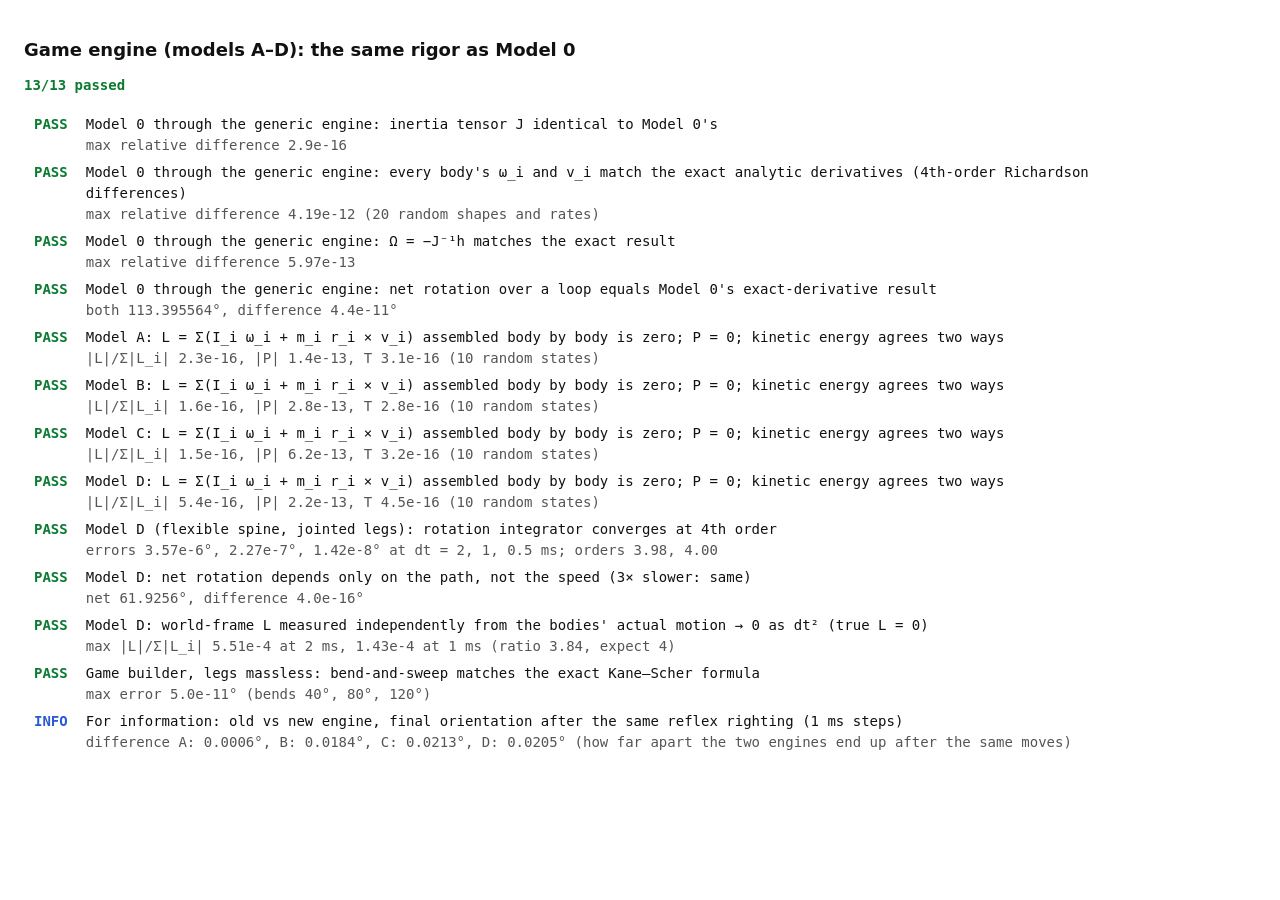
<file: tests/engine-tests.html>
<!doctype html>
<html lang="en">
<head>
<meta charset="utf-8">
<title>Game engine rigor tests</title>
<style>
  body { font: 14px/1.5 ui-monospace, Consolas, monospace; padding: 16px; background: #fff; color: #111; max-width: 1100px; }
  .pass { color: #0a7a2f; font-weight: 700; } .fail { color: #c00; font-weight: 700; } .info { color: #2a5bd6; font-weight: 700; }
  h2 { font: 600 18px system-ui, sans-serif; } td { padding: 2px 8px; vertical-align: top; } .d { color: #555; }
</style>
</head>
<body>
<h2>Game engine (models A–D): the same rigor as Model 0</h2>
<p id="sum">Running…</p>
<table id="out"></table>
<script src="../js/math3.js"></script>
<script src="../js/physics.js"></script>
<script src="../js/model0.js"></script>
<script src="../js/models/twoCylinder.js"></script>
<script src="../js/models/modelA.js"></script>
<script src="../js/models/modelB.js"></script>
<script src="../js/models/modelC.js"></script>
<script src="../js/models/modelD.js"></script>
<script src="../js/sim.js"></script>
<script>
const { v, mul, T, mv, log, I: eye, inv } = FC.m3;
const P = FC.physics, deg = Math.PI / 180;
const rows = [];
const report = (name, ok, detail, info = false) => rows.push({ name, ok, detail, info });
const angleOf = (R) => v.norm(log(R));
const model = (id) => FC.models.find((m) => m.id === id);
const seeded = (seed) => (k) => { const x = Math.sin(seed * 12.9898 + k * 78.233) * 43758.5453; return x - Math.floor(x); };

// ---------- Model 0 run through the generic engine: compare with its exact analytic derivatives ----------
// The generic engine only sees a list of bodies (m, I, R, p) per shape, exactly like models A–D.
const M0 = FC.model0.create();
const asGeneric = (m0) => ({ bodies: (s) => m0.poses(s).map((p, i) => ({ m: m0.masses[i], I: m0.Ib[i], R: p.R, p: p.c })) });
const G0 = asGeneric(M0);
{
  let worstW = 0, worstO = 0, worstJ = 0;
  for (let n = 1; n <= 20; n++) {
    const r = seeded(n);
    const s = { beta: (10 + 110 * r(1)) * deg, phi: 6.28 * r(2), psi: (-150 + 300 * r(3)) * deg, alpha: (-80 + 160 * r(4)) * deg };
    const sdot = { beta: 3 * (r(5) - 0.5), phi: 9 * (r(6) - 0.5), psi: 5 * (r(7) - 0.5), alpha: 4 * (r(8) - 0.5) };
    const exact = M0.state(s, sdot), gen = P.state(G0, s, sdot);
    worstO = Math.max(worstO, v.norm(v.sub(gen.Omega, exact.Omega)) / v.norm(exact.Omega));
    worstJ = Math.max(worstJ, Math.sqrt(gen.J.reduce((a, x, i) => a + (x - exact.J[i]) ** 2, 0) / exact.J.reduce((a, x) => a + x * x, 0)));
    gen.bodies.forEach((b, i) => {
      const e = exact.bodies[i];
      worstW = Math.max(worstW, v.norm(v.sub(b.omega, e.omega)) / v.norm(e.omega), v.norm(v.sub(b.vel, e.vel)) / Math.max(1e-9, v.norm(e.vel)));
    });
  }
  report("Model 0 through the generic engine: inertia tensor J identical to Model 0's", worstJ < 1e-14, `max relative difference ${worstJ.toExponential(1)}`);
  report("Model 0 through the generic engine: every body's ω_i and v_i match the exact analytic derivatives (4th-order Richardson differences)",
    worstW < 1e-9, `max relative difference ${worstW.toExponential(2)} (20 random shapes and rates)`);
  report("Model 0 through the generic engine: Ω = −J⁻¹h matches the exact result", worstO < 1e-9, `max relative difference ${worstO.toExponential(2)}`);
}
{ // a whole loop: net rotation from the generic engine vs Model 0's own integrator (both 4th-order Magnus)
  const loop = [{ beta: 70 * deg, alpha: 80 * deg }, { psi: 120 * deg }, { alpha: -40 * deg, phi: 90 * deg }, { psi: 0, phi: 360 * deg }, { beta: 0, alpha: 0 }];
  let s = { beta: 0, phi: 0, psi: 0, alpha: 0 }, Rg = eye(), Re = eye();
  const dt = 1e-3, seg = 0.128;
  for (const to of loop) {
    const s1 = { ...s, ...to }, n = Math.round(seg / dt), sdot = {};
    for (const k of FC.model0.KEYS) sdot[k] = (s1[k] - s[k]) / seg;
    for (let i = 0; i < n; i++) {
      const a = { ...s }, b = {};
      for (const k of FC.model0.KEYS) b[k] = s[k] + sdot[k] * dt;
      Rg = P.step(G0, Rg, a, b, dt).R;
      const e = M0.step(Re, a, sdot, dt); Re = e.RF;
      s = b;
    }
  }
  const d = angleOf(mul(T(Re), Rg));
  report("Model 0 through the generic engine: net rotation over a loop equals Model 0's exact-derivative result", d < 1e-9,
    `both ${(angleOf(Rg) / deg).toFixed(6)}°, difference ${(d / deg).toExponential(1)}°`);
}

// ---------- the game models A–D ----------
const rand = (m, n) => {
  const r = seeded(n), s = FC.sim.neutral(m), sdot = {};
  m.controls.forEach((c, k) => {
    s[c.key] = c.type === "dial" ? 6.28 * r(k) : c.min + (c.max - c.min) * r(k);
    sdot[c.key] = 4 * (r(k + 20) - 0.5);
  });
  return { s, sdot };
};
for (const id of ["A", "B", "C", "D"]) {
  const m = model(id);
  let worstL = 0, worstP = 0, worstKE = 0;
  for (let n = 1; n <= 10; n++) {
    const { s, sdot } = rand(m, n);
    const st = P.state(m, s, sdot);
    const scale = st.bodies.reduce((a, b) => a + v.norm(b.spin) + v.norm(b.orbital), 0);
    worstL = Math.max(worstL, v.norm(st.L) / scale);
    worstP = Math.max(worstP, v.norm(st.P) / st.bodies.reduce((a, b) => a + b.m * v.norm(b.vel), 0));
    const Tshape = st.bodies.reduce((a, b) => a + (b.IC ? 0.5 * v.dot(b.w, mv(b.IC, b.w)) : 0) + 0.5 * b.m * v.dot(b.dr, b.dr), 0);
    worstKE = Math.max(worstKE, Math.abs(Tshape - 0.5 * v.dot(st.h, mv(inv(st.J), st.h)) - st.KE) / st.KE);
  }
  report(`Model ${id}: L = Σ(I_i ω_i + m_i r_i × v_i) assembled body by body is zero; P = 0; kinetic energy agrees two ways`,
    worstL < 1e-12 && worstP < 1e-12 && worstKE < 1e-12, `|L|/Σ|L_i| ${worstL.toExponential(1)}, |P| ${worstP.toExponential(1)}, T ${worstKE.toExponential(1)} (10 random states)`);
}

// Piecewise-linear shape loops for the integrator tests (segments aligned with every step size used).
function runLoop(m, loop, dt, segT = 0.064, check) {
  let s = FC.sim.neutral(m), R = eye();
  for (const to of loop) {
    const s1 = { ...s, ...to }, n = Math.round(segT / dt);
    for (let i = 0; i < n; i++) {
      // the segment runs linearly from its fixed start s to s1: the same path for every dt
      const a = FC.physics.lerpShape(s, s1, i / n), b = FC.physics.lerpShape(s, s1, (i + 1) / n);
      const st = P.step(m, R, a, b, dt);
      if (check) check(st, a, b);
      R = st.R;
    }
    s = s1;
  }
  return R;
}
const loopD = [{ bendF: 50 * deg, bendB: 25 * deg, front: 0 }, { dir: Math.PI }, { twistF: 60 * deg, back: 0, knees: 0.9 }, { dir: 2 * Math.PI, front: 1 },
  { bendF: 0, bendB: 0, twistF: 0, back: 0.6, front: 0.6, knees: 0.3 }];
{
  const m = model("D");
  const ref = runLoop(m, loopD, 1e-4);
  // (this loop is fast: half a turn of bend direction in 64 ms, so the asymptotic range starts below ~2 ms)
  const err = [2e-3, 1e-3, 5e-4].map((dt) => angleOf(mul(T(ref), runLoop(m, loopD, dt))));
  const orders = [Math.log2(err[0] / err[1]), Math.log2(err[1] / err[2])];
  report("Model D (flexible spine, jointed legs): rotation integrator converges at 4th order", orders.every((p) => p > 3.7 && p < 4.3),
    `errors ${err.map((e) => (e / deg).toExponential(2) + "°").join(", ")} at dt = 2, 1, 0.5 ms; orders ${orders.map((p) => p.toFixed(2)).join(", ")}`);
  const slow = runLoop(m, loopD, 3e-4, 0.192), fast = runLoop(m, loopD, 1e-4, 0.064);
  const d = angleOf(mul(T(fast), slow));
  report("Model D: net rotation depends only on the path, not the speed (3× slower: same)", d < 1e-9, `net ${(angleOf(fast) / deg).toFixed(4)}°, difference ${(d / deg).toExponential(1)}°`);
  // independent world-frame L from the bodies' actual motion, relative to the angular momentum the bodies carry
  const measured = (dt) => { let worst = 0; let s = FC.sim.neutral(m), R = eye();
    for (const to of loopD) { const s1 = { ...s, ...to }, n = Math.round(0.064 / dt);
      for (let i = 0; i < n; i++) { const a = FC.physics.lerpShape(s, s1, i / n), b = FC.physics.lerpShape(s, s1, (i + 1) / n);
        const st = P.step(m, R, a, b, dt);
        const sdot = {}; for (const k in b) if (b[k] !== a[k]) sdot[k] = (b[k] - a[k]) / dt;
        const inst = P.state(m, a, sdot), scale = inst.bodies.reduce((x, q) => x + v.norm(q.spin) + v.norm(q.orbital), 0);
        if (scale > 1e-9) worst = Math.max(worst, v.norm(st.L) / scale);
        R = st.R; }
      s = s1; }
    return worst; };
  const a = measured(2e-3), b = measured(1e-3);
  report("Model D: world-frame L measured independently from the bodies' actual motion → 0 as dt² (true L = 0)", a / b > 3.6 && a / b < 4.4 && b < 3e-4,
    `max |L|/Σ|L_i| ${a.toExponential(2)} at 2 ms, ${b.toExponential(2)} at 1 ms (ratio ${(a / b).toFixed(2)}, expect 4)`);
}

// ---------- exact results through the game builder ----------
{ // Kane–Scher: model B's body with massless legs
  const ks = FC.makeTwoCylinderModel({ id: "KS", name: "KS", description: "", params: { ...model("B").params, legMass: 0 } });
  let worst = 0;
  for (const bd of [40, 80, 120]) {
    const b = bd * deg, s0 = { ...FC.sim.neutral(ks), bend: 0, dir: 0 };
    let R = eye(), s = s0;
    const segs = [{ bend: b }, { dir: 2 * Math.PI }, { bend: 0 }];
    for (const to of segs) { const s1 = { ...s, ...to }, n = 128;
      for (let i = 0; i < n; i++) R = P.step(ks, R, FC.physics.lerpShape(s, s1, i / n), FC.physics.lerpShape(s, s1, (i + 1) / n), 1e-3).R;
      s = s1; }
    const P0 = ks.params, A = 0.5 * P0.halfMass * P0.radius ** 2, B = P0.halfMass * (3 * P0.radius ** 2 + P0.halfLen ** 2) / 12, hb = b / 2;
    const exact = Math.abs(2 * Math.PI * (A * Math.cos(hb) / (A * Math.cos(hb) ** 2 + B * Math.sin(hb) ** 2) - 1)) % (2 * Math.PI);
    const ang = angleOf(R);
    worst = Math.max(worst, Math.min(Math.abs(ang - exact), Math.abs(2 * Math.PI - exact - ang)));
  }
  report("Game builder, legs massless: bend-and-sweep matches the exact Kane–Scher formula", worst < 1e-7, `max error ${(worst / deg).toExponential(1)}° (bends 40°, 80°, 120°)`);
}

// ---------- how much did the upgrade change the game's results? (old 2nd-order engine vs new) ----------
// The old engine, kept here only for this comparison: Ω from finite differences over the step, midpoint J, R ← R exp(Ω dt).
function oldStep(m, R, s0, s1, dt) {
  const c0 = P.configuration(m, s0), c1 = P.configuration(m, s1), cm = P.configuration(m, P.lerpShape(s0, s1, 0.5));
  const J = P.totalInertia(cm); let h = [0, 0, 0];
  cm.bodies.forEach((b, i) => {
    const b0 = c0.bodies[i], b1 = c1.bodies[i];
    if (b.R) h = v.add(h, mv(mul(mul(b.R, b.I), T(b.R)), v.scale(log(mul(b1.R, T(b0.R))), 1 / dt)));
    h = v.add(h, v.scale(v.cross(b.r, v.scale(v.sub(b1.r, b0.r), 1 / dt)), b.m));
  });
  return FC.m3.orthonormalize(mul(R, FC.m3.exp(v.scale(mv(inv(J), h), -dt))));
}
{
  const lines = [];
  for (const id of ["A", "B", "C", "D"]) {
    const m = model(id);
    // a reflex righting from upside down, recorded shape path, replayed through both engines at the game's old step
    const rec = []; let s = FC.sim.neutral(m), R = FC.sim.startR(180, 0), mem = {};
    for (let t = 0; t < (id === "A" ? 2.2 : 0.6); t += 1e-3) {
      const tgt = m.autopilot(s, { roll: FC.sim.rollError(R), pitch: FC.sim.pitchError(R), timeLeft: 9 }, mem);
      const s1 = FC.sim.moveToward(m, s, tgt, 1e-3); rec.push([s, s1]); R = P.step(m, R, s, s1, 1e-3).R; s = s1;
    }
    let Rn = FC.sim.startR(180, 0), Ro = FC.sim.startR(180, 0);
    for (const [a, b] of rec) { Rn = P.step(m, Rn, a, b, 1e-3).R; Ro = oldStep(m, Ro, a, b, 1e-3); }
    lines.push(`${id}: ${(angleOf(mul(T(Rn), Ro)) / deg).toFixed(4)}°`);
  }
  report("For information: old vs new engine, final orientation after the same reflex righting (1 ms steps)", true,
    "difference " + lines.join(", ") + " (how far apart the two engines end up after the same moves)", true);
}

// ---------- render ----------
const pass = rows.filter((r) => r.ok).length;
document.getElementById("sum").innerHTML = `<span class="${pass === rows.length ? "pass" : "fail"}">${pass}/${rows.length} passed</span>`;
document.getElementById("out").innerHTML = rows.map((r) =>
  `<tr><td class="${r.info ? "info" : r.ok ? "pass" : "fail"}">${r.info ? "INFO" : r.ok ? "PASS" : "FAIL"}</td><td>${r.name}<div class="d">${r.detail}</div></td></tr>`).join("");
window.results = { pass, total: rows.length, rows };
</script>
</body>
</html>
</file>
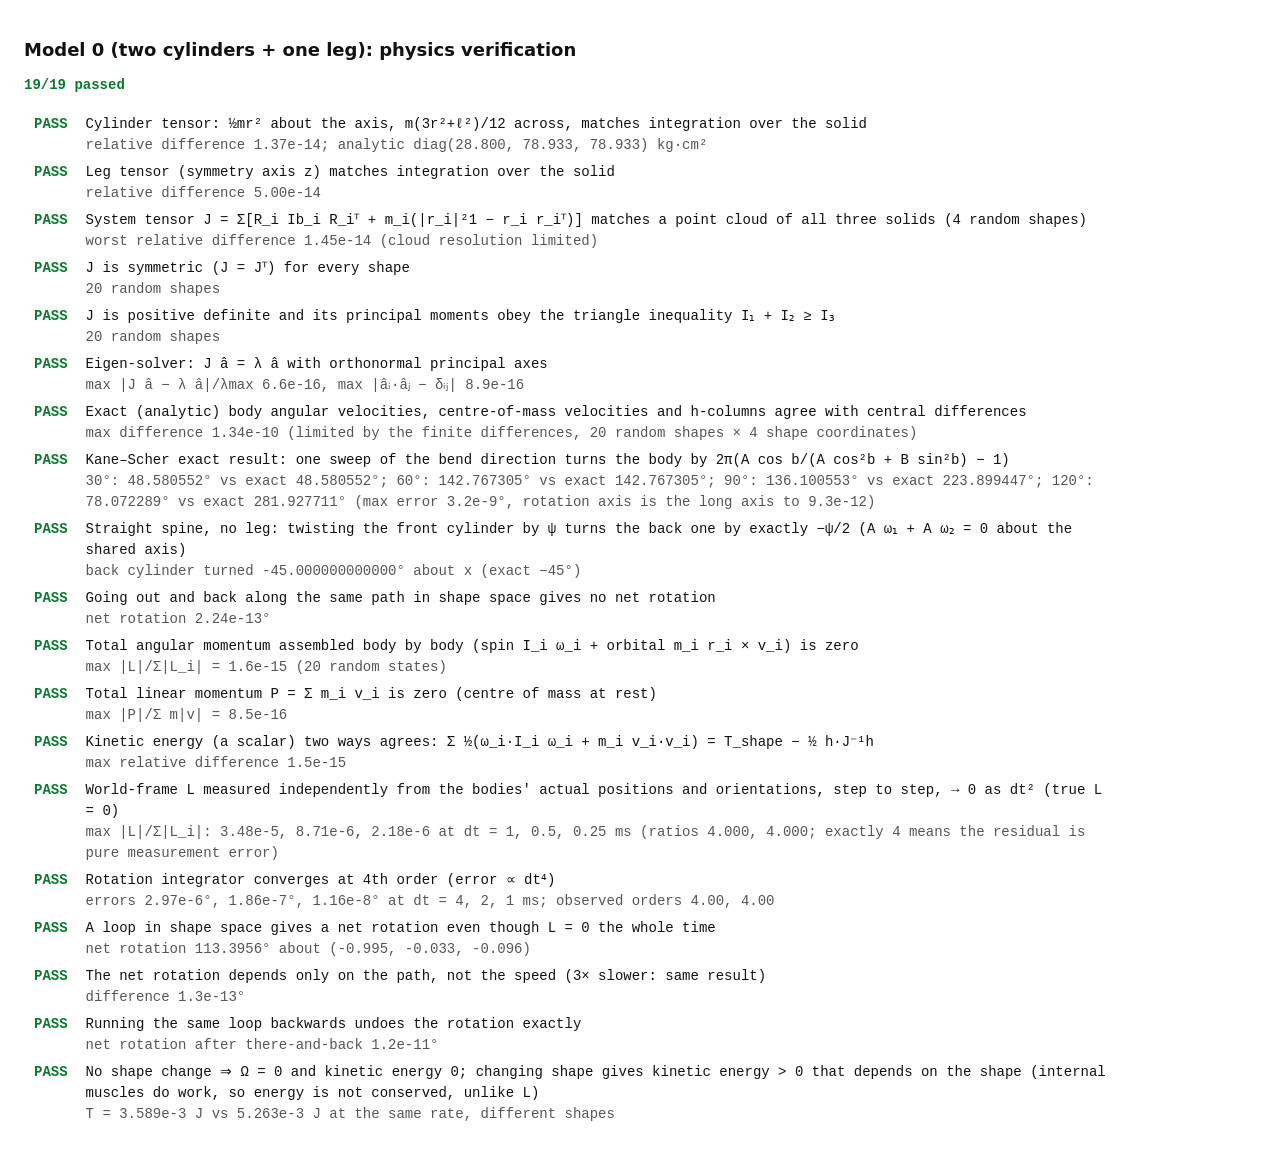
<file: tests/model0-tests.html>
<!doctype html>
<html lang="en">
<head>
<meta charset="utf-8">
<title>Model 0 physics tests</title>
<style>
  body { font: 14px/1.5 ui-monospace, Consolas, monospace; padding: 16px; background: #fff; color: #111; max-width: 1100px; }
  .pass { color: #0a7a2f; font-weight: 700; } .fail { color: #c00; font-weight: 700; }
  h2 { font: 600 18px system-ui, sans-serif; } td { padding: 2px 8px; vertical-align: top; } .d { color: #555; }
</style>
</head>
<body>
<h2>Model 0 (two cylinders + one leg): physics verification</h2>
<p id="sum">Running…</p>
<table id="out"></table>
<script src="../js/math3.js"></script>
<script src="../js/model0.js"></script>
<script>
const { v, mul, T, mv, addM, scaleM, rot, exp, log, I: eye, pointInertia } = FC.m3;
const M0 = FC.model0, deg = Math.PI / 180;
const rows = [];
function report(name, ok, detail) { rows.push({ name, ok, detail }); }
const normM = (A) => Math.sqrt(A.reduce((a, x) => a + x * x, 0));
const relM = (A, B) => normM(A.map((x, i) => x - B[i])) / normM(B);
const angleOf = (R) => v.norm(log(R));

// ---------- 1, 2: cylinder inertia tensor formulas vs direct numerical integration over the solid ----------
// Midpoint rule in cylindrical coordinates; each cell is a point mass carrying its exact share of the mass.
function cloudCylinder(m, r, len, axis, nr = 40, nt = 72, nl = 60) {
  const pts = [], vol = Math.PI * r * r * len;
  for (let i = 0; i < nr; i++) {
    const r0 = (i * r) / nr, r1 = ((i + 1) * r) / nr, rc = (2 / 3) * (r1 ** 3 - r0 ** 3) / (r1 ** 2 - r0 ** 2); // ring centroid radius
    const ringArea = Math.PI * (r1 * r1 - r0 * r0) / nt;
    for (let j = 0; j < nt; j++) {
      const t = ((j + 0.5) * 2 * Math.PI) / nt;
      for (let k = 0; k < nl; k++) {
        // axial position: the cell's centre, nudged so a² equals the cell's exact mean of a² (centre² + Δ²/12)
        const ac = -len / 2 + ((k + 0.5) * len) / nl, a = Math.sign(ac) * Math.sqrt(ac * ac + (len / nl) ** 2 / 12);
        const dm = (m * ringArea * (len / nl)) / vol;
        // second moment of an annulus cell about its centroid is small; use the cell's exact radial second moment
        const r2 = (r1 ** 4 - r0 ** 4) / (2 * (r1 ** 2 - r0 ** 2)); // <ρ²> over the ring
        const rr = Math.sqrt(r2);
        const p = axis === 0 ? [a, rr * Math.cos(t), rr * Math.sin(t)] : [rr * Math.cos(t), rr * Math.sin(t), a];
        pts.push({ m: dm, p });
      }
    }
  }
  return pts;
}
const tensorOf = (pts) => pts.reduce((J, q) => addM(J, pointInertia(q.m, q.p)), [0, 0, 0, 0, 0, 0, 0, 0, 0]);
{
  const c = M0.DEFAULTS.cyl, l = M0.DEFAULTS.leg;
  const num1 = tensorOf(cloudCylinder(c.m, c.r, c.len, 0)), ana1 = M0.cylinderTensor(c.m, c.r, c.len, 0);
  const e1 = relM(num1, ana1);
  report("Cylinder tensor: ½mr² about the axis, m(3r²+ℓ²)/12 across, matches integration over the solid", e1 < 2e-4,
    `relative difference ${e1.toExponential(2)}; analytic diag(${[ana1[0], ana1[4], ana1[8]].map((x) => (x * 1e4).toFixed(3)).join(", ")}) kg·cm²`);
  const num3 = tensorOf(cloudCylinder(l.m, l.r, l.len, 2)), ana3 = M0.cylinderTensor(l.m, l.r, l.len, 2);
  const e3 = relM(num3, ana3);
  report("Leg tensor (symmetry axis z) matches integration over the solid", e3 < 2e-4, `relative difference ${e3.toExponential(2)}`);
}

// ---------- 3: whole-system tensor J vs a point cloud of all three solids ----------
const model = M0.create();
const randShape = (seed) => {
  const r = (k) => { const x = Math.sin(seed * 12.9898 + k * 78.233) * 43758.5453; return x - Math.floor(x); };
  return { beta: (20 + 100 * r(1)) * deg, phi: 360 * r(2) * deg, psi: (-150 + 300 * r(3)) * deg, alpha: (-80 + 160 * r(4)) * deg };
};
{
  let worst = 0;
  const c = M0.DEFAULTS.cyl, l = M0.DEFAULTS.leg;
  const clouds = [cloudCylinder(c.m, c.r, c.len, 0, 16, 36, 30), cloudCylinder(c.m, c.r, c.len, 0, 16, 36, 30), cloudCylinder(l.m, l.r, l.len, 2, 8, 24, 30)];
  for (let n = 1; n <= 4; n++) {
    const s = randShape(n), conf = model.configuration(s);
    const all = [];
    conf.bodies.forEach((b, i) => clouds[i].forEach((q) => all.push({ m: q.m, p: v.sub(v.add(b.c, mv(b.R, q.p)), conf.cm) })));
    // centre of mass of the cloud equals the analytic one
    let cm = [0, 0, 0], M = 0; all.forEach((q) => { cm = v.add(cm, v.scale(q.p, q.m)); M += q.m; });
    worst = Math.max(worst, relM(tensorOf(all), conf.J), v.norm(cm) / M / 0.1);
  }
  report("System tensor J = Σ[R_i Ib_i R_iᵀ + m_i(|r_i|²1 − r_i r_iᵀ)] matches a point cloud of all three solids (4 random shapes)", worst < 2e-3,
    `worst relative difference ${worst.toExponential(2)} (cloud resolution limited)`);
}

// ---------- 4, 5: tensor properties and the eigen-solver ----------
{
  let okSym = true, okPD = true, okTri = true, worstEig = 0, worstOrtho = 0;
  for (let n = 1; n <= 20; n++) {
    const J = model.configuration(randShape(n)).J;
    okSym = okSym && Math.abs(J[1] - J[3]) < 1e-15 && Math.abs(J[2] - J[6]) < 1e-15 && Math.abs(J[5] - J[7]) < 1e-15;
    const { values, axes } = M0.eigenSym(J);
    okPD = okPD && values[0] > 0;
    okTri = okTri && values[0] + values[1] >= values[2] * (1 - 1e-12);
    values.forEach((lam, i) => { worstEig = Math.max(worstEig, v.norm(v.sub(mv(J, axes[i]), v.scale(axes[i], lam))) / values[2]); });
    for (let i = 0; i < 3; i++) for (let j = 0; j < 3; j++) worstOrtho = Math.max(worstOrtho, Math.abs(v.dot(axes[i], axes[j]) - (i === j ? 1 : 0)));
  }
  report("J is symmetric (J = Jᵀ) for every shape", okSym, "20 random shapes");
  report("J is positive definite and its principal moments obey the triangle inequality I₁ + I₂ ≥ I₃", okPD && okTri, "20 random shapes");
  report("Eigen-solver: J â = λ â with orthonormal principal axes", worstEig < 1e-12 && worstOrtho < 1e-12,
    `max |J â − λ â|/λmax ${worstEig.toExponential(1)}, max |âᵢ·âⱼ − δᵢⱼ| ${worstOrtho.toExponential(1)}`);
}

// ---------- analytic body velocities (the connection) vs central differences ----------
{
  let worst = 0;
  for (let n = 1; n <= 20; n++) {
    const s = randShape(n), a = model.connection(s).cols, f = model.connectionFD(s).cols;
    a.forEach((col, k) => {
      const sc = Math.max(1e-3, v.norm(col.h));
      worst = Math.max(worst, v.norm(v.sub(col.h, f[k].h)) / sc);
      col.w.forEach((w, i) => (worst = Math.max(worst, v.norm(v.sub(w, f[k].w[i])), v.norm(v.sub(col.dr[i], f[k].dr[i])) / 0.1)));
    });
  }
  report("Exact (analytic) body angular velocities, centre-of-mass velocities and h-columns agree with central differences", worst < 1e-8,
    `max difference ${worst.toExponential(2)} (limited by the finite differences, 20 random shapes × 4 shape coordinates)`);
}

// ---------- shape paths: piecewise linear in time (constant ṡ on each segment) ----------
// segs: [{to: {beta,...}, T}] from start s0. run() integrates with step dt (must divide each T).
function run(m, s0, segs, dt, RF = eye(), check) {
  let s = { ...s0 };
  for (const seg of segs) {
    const n = Math.round(seg.T / dt), sdot = {};
    for (const k of M0.KEYS) sdot[k] = ((seg.to[k] ?? s[k]) - s[k]) / seg.T;
    for (let i = 0; i < n; i++) {
      const nx = m.step(RF, s, sdot, dt);
      if (check) check(RF, s, nx.RF, nx.s, sdot);
      RF = nx.RF; s = nx.s;
    }
  }
  return { RF, s };
}
const straight = { beta: 0, phi: 0, psi: 0, alpha: 0 };

// ---------- 6: Kane–Scher (no leg): exact roll per sweep ----------
{
  const ks = M0.create({ leg: { m: 0 } });
  let worst = 0, worstAxis = 0, detail = [];
  for (const bd of [30, 60, 90, 120]) {
    const b = bd * deg;
    const out = run(ks, straight, [{ to: { beta: b }, T: 0.064 }, { to: { phi: 2 * Math.PI }, T: 0.512 }, { to: { beta: 0 }, T: 0.064 }], 1e-3);
    const theta = log(out.RF), ang = v.norm(theta), exact = Math.abs(M0.kaneScherRoll(ks.params.cyl, b));
    const exactWrapped = exact % (2 * Math.PI), e = Math.min(Math.abs(ang - exactWrapped), Math.abs(2 * Math.PI - exactWrapped - ang));
    worst = Math.max(worst, e);
    worstAxis = Math.max(worstAxis, Math.hypot(theta[1], theta[2]) / ang);
    detail.push(`${bd}°: ${(ang / deg).toFixed(6)}° vs exact ${(exact / deg).toFixed(6)}°`);
  }
  report("Kane–Scher exact result: one sweep of the bend direction turns the body by 2π(A cos b/(A cos²b + B sin²b) − 1)", worst < 1e-8 && worstAxis < 1e-8,
    detail.join("; ") + ` (max error ${(worst / deg).toExponential(1)}°, rotation axis is the long axis to ${worstAxis.toExponential(1)})`);
}

// ---------- 7: coaxial twist (no leg, straight): exact ----------
{
  const ks = M0.create({ leg: { m: 0 } });
  const out = run(ks, straight, [{ to: { psi: 90 * deg }, T: 0.25 }], 1e-3);
  const th = log(out.RF);
  report("Straight spine, no leg: twisting the front cylinder by ψ turns the back one by exactly −ψ/2 (A ω₁ + A ω₂ = 0 about the shared axis)",
    Math.abs(th[0] + 45 * deg) < 1e-12 && Math.hypot(th[1], th[2]) < 1e-12, `back cylinder turned ${(th[0] / deg).toFixed(12)}° about x (exact −45°)`);
}

// ---------- 8: a pure bend (or any shape change that is undone along the same path) gives no net turn ----------
{
  const out = run(model, straight, [{ to: { beta: 90 * deg, alpha: 60 * deg, psi: 40 * deg }, T: 0.2 }, { to: straight, T: 0.2 }], 1e-3);
  report("Going out and back along the same path in shape space gives no net rotation", angleOf(out.RF) < 1e-10,
    `net rotation ${(angleOf(out.RF) / deg).toExponential(2)}°`);
}

// ---------- the test loop (uses all four shape coordinates) ----------
const loop = [
  { to: { beta: 70 * deg, alpha: 80 * deg }, T: 0.064 },
  { to: { psi: 120 * deg }, T: 0.128 },
  { to: { alpha: -40 * deg, phi: 90 * deg }, T: 0.128 },
  { to: { psi: 0, phi: 360 * deg }, T: 0.256 },
  { to: { beta: 0, alpha: 0, phi: 360 * deg }, T: 0.064 },
];

// ---------- 9: instantaneous L = Σ(I_i ω_i + m_i r_i × v_i) assembled body by body is zero; P = 0 ----------
{
  let worstL = 0, worstP = 0, worstKE = 0;
  for (let n = 1; n <= 20; n++) {
    const s = randShape(n), sdot = { beta: 2 * Math.sin(n), phi: 7 * Math.cos(n), psi: -3 * Math.sin(2 * n), alpha: 4 * Math.cos(3 * n) };
    const st = model.state(s, sdot);
    const scale = st.bodies.reduce((a, b) => a + v.norm(b.spin) + v.norm(b.orbital), 0);
    worstL = Math.max(worstL, v.norm(st.L) / scale);
    worstP = Math.max(worstP, v.norm(st.P) / st.bodies.reduce((a, b) => a + b.m * v.norm(b.vel), 0));
    // Kinetic energy two ways: Σ ½(ω_i·I_i ω_i + m_i |v_i|²)  vs  T_shape − ½ h·J⁻¹h, with T_shape the energy of the shape change alone
    const Tshape = st.bodies.reduce((a, b) => a + 0.5 * v.dot(b.w, mv(b.I, b.w)) + 0.5 * b.m * v.dot(b.dr, b.dr), 0);
    const T2 = Tshape - 0.5 * v.dot(st.h, mv(FC.m3.inv(st.J), st.h));
    worstKE = Math.max(worstKE, Math.abs(T2 - st.KE) / st.KE);
  }
  report("Total angular momentum assembled body by body (spin I_i ω_i + orbital m_i r_i × v_i) is zero", worstL < 1e-12, `max |L|/Σ|L_i| = ${worstL.toExponential(1)} (20 random states)`);
  report("Total linear momentum P = Σ m_i v_i is zero (centre of mass at rest)", worstP < 1e-12, `max |P|/Σ m|v| = ${worstP.toExponential(1)}`);
  report("Kinetic energy (a scalar) two ways agrees: Σ ½(ω_i·I_i ω_i + m_i v_i·v_i) = T_shape − ½ h·J⁻¹h", worstKE < 1e-12, `max relative difference ${worstKE.toExponential(1)}`);
}

// ---------- 10: independent measurement of L from the motion actually produced ----------
{
  const meas = (dt) => {
    let worst = 0;
    run(model, straight, loop, dt, eye(), (R0, s0, R1, s1) => {
      const { L, scale } = model.measuredL(R0, s0, R1, s1, dt);
      if (scale > 1e-9) worst = Math.max(worst, v.norm(L) / scale);
    });
    return worst;
  };
  // The measurement is a finite difference over one step, so it is only accurate to O(dt²):
  // it should shrink 4× when dt halves, i.e. the true L (the dt → 0 limit) is zero.
  const a = meas(1e-3), b = meas(5e-4), c = meas(2.5e-4);
  report("World-frame L measured independently from the bodies' actual positions and orientations, step to step, → 0 as dt² (true L = 0)",
    a / b > 3.8 && a / b < 4.2 && b / c > 3.8 && b / c < 4.2 && c < 3e-6,
    `max |L|/Σ|L_i|: ${a.toExponential(2)}, ${b.toExponential(2)}, ${c.toExponential(2)} at dt = 1, 0.5, 0.25 ms (ratios ${(a / b).toFixed(3)}, ${(b / c).toFixed(3)}; exactly 4 means the residual is pure measurement error)`);
}

// ---------- 11: 4th-order convergence of the Magnus integrator ----------
{
  const ref = run(model, straight, loop, 6.25e-5).RF;
  const err = [4e-3, 2e-3, 1e-3].map((dt) => angleOf(mul(T(ref), run(model, straight, loop, dt).RF)));
  const orders = [Math.log2(err[0] / err[1]), Math.log2(err[1] / err[2])];
  report("Rotation integrator converges at 4th order (error ∝ dt⁴)", orders.every((p) => p > 3.6 && p < 4.4),
    `errors ${err.map((e) => (e / deg).toExponential(2) + "°").join(", ")} at dt = 4, 2, 1 ms; observed orders ${orders.map((p) => p.toFixed(2)).join(", ")}`);
}

// ---------- 12: geometric (speed-independent) and reversible; non-zero net rotation for a loop ----------
{
  const fwd = run(model, straight, loop, 2.5e-4).RF;
  const slow = run(model, straight, loop.map((sg) => ({ ...sg, T: sg.T * 3 })), 2.5e-4 * 3).RF;
  const dSpeed = angleOf(mul(T(fwd), slow));
  report("A loop in shape space gives a net rotation even though L = 0 the whole time", angleOf(fwd) > 1 * deg, `net rotation ${(angleOf(fwd) / deg).toFixed(4)}° about (${v.unit(log(fwd)).map((x) => x.toFixed(3)).join(", ")})`);
  report("The net rotation depends only on the path, not the speed (3× slower: same result)", dSpeed < 1e-9, `difference ${(dSpeed / deg).toExponential(1)}°`);
  // reverse: go back along the loop's points in reverse order
  const pts = [straight, ...loop.map((sg, i) => null)];
  let s = { ...straight }; const waypoints = [s];
  for (const sg of loop) { s = { ...s, ...sg.to }; waypoints.push(s); }
  const back = [];
  for (let i = loop.length - 1; i >= 0; i--) back.push({ to: waypoints[i], T: loop[i].T });
  const there = run(model, straight, loop, 2.5e-4);
  const andBack = run(model, there.s, back, 2.5e-4, there.RF).RF;
  report("Running the same loop backwards undoes the rotation exactly", angleOf(andBack) < 1e-10, `net rotation after there-and-back ${(angleOf(andBack) / deg).toExponential(1)}°`);
}

// ---------- 13: at rest, no motion and no kinetic energy; shape changes do work (energy not conserved) ----------
{
  const st0 = model.state(randShape(3), { beta: 0, phi: 0, psi: 0, alpha: 0 });
  const st1 = model.state(randShape(3), { beta: 1, phi: 0, psi: 0, alpha: 0 }), st2 = model.state(randShape(5), { beta: 1, phi: 0, psi: 0, alpha: 0 });
  report("No shape change ⇒ Ω = 0 and kinetic energy 0; changing shape gives kinetic energy > 0 that depends on the shape (internal muscles do work, so energy is not conserved, unlike L)",
    v.norm(st0.Omega) === 0 && st0.KE === 0 && st1.KE > 0 && Math.abs(st1.KE - st2.KE) > 1e-6, `T = ${st1.KE.toExponential(3)} J vs ${st2.KE.toExponential(3)} J at the same rate, different shapes`);
}

// ---------- render ----------
const pass = rows.filter((r) => r.ok).length;
document.getElementById("sum").innerHTML = `<span class="${pass === rows.length ? "pass" : "fail"}">${pass}/${rows.length} passed</span>`;
document.getElementById("out").innerHTML = rows.map((r) =>
  `<tr><td class="${r.ok ? "pass" : "fail"}">${r.ok ? "PASS" : "FAIL"}</td><td>${r.name}<div class="d">${r.detail}</div></td></tr>`).join("");
window.results = { pass, total: rows.length, rows };
</script>
</body>
</html>
</file>
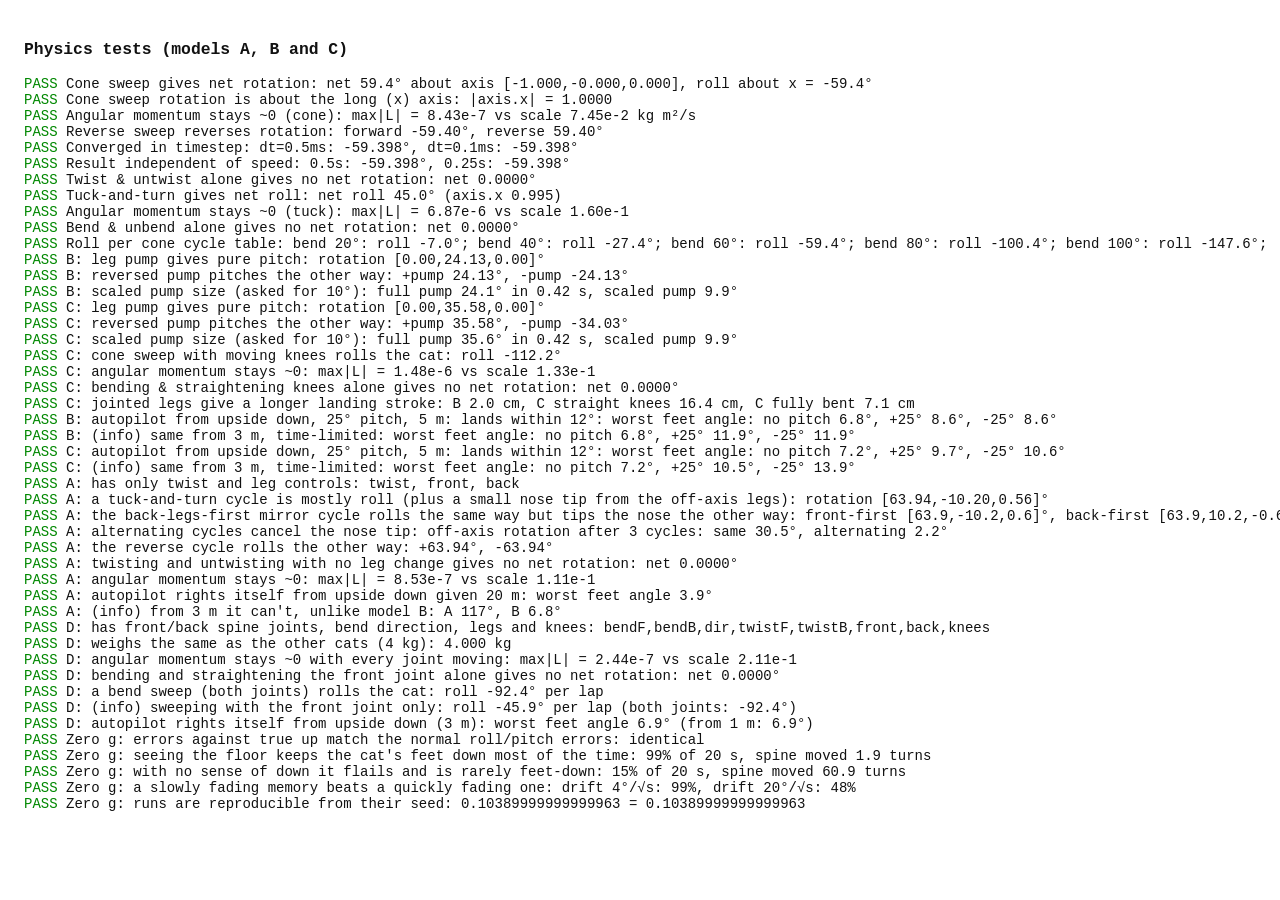
<file: tests/physics-tests.html>
<!doctype html>
<html lang="en">
<head>
<meta charset="utf-8">
<title>CatGrav physics tests</title>
<style>body{font:14px monospace;padding:16px;background:#fff;color:#111} .pass{color:#080} .fail{color:#c00}</style>
</head>
<body>
<h3>Physics tests (models A, B and C)</h3>
<pre id="out"></pre>
<script src="../js/math3.js"></script>
<script src="../js/physics.js"></script>
<script src="../js/models/twoCylinder.js"></script>
<script src="../js/models/modelA.js"></script>
<script src="../js/models/modelB.js"></script>
<script src="../js/models/modelC.js"></script>
<script src="../js/models/modelD.js"></script>
<script src="../js/sim.js"></script>
<script>
const { v, mul, T, log, col } = FC.m3;
const model = FC.models.find((m) => m.id === "B");
const deg = Math.PI / 180;
const out = document.getElementById("out");
const results = [];
function report(name, ok, detail) {
  results.push({ name, ok, detail });
  out.innerHTML += `<span class="${ok ? "pass" : "fail"}">${ok ? "PASS" : "FAIL"}</span> ${name}: ${detail}\n`;
}

// Integrate a shape path s(t), t in [0,1], over `dur` seconds with step dt.
function run(path, dur = 0.5, dt = 5e-4) {
  let R = FC.m3.I(), maxL = 0, maxH = 0;
  const n = Math.round(dur / dt);
  for (let i = 0; i < n; i++) {
    const s0 = path(i / n), s1 = path((i + 1) / n);
    const st = FC.physics.step(model, R, s0, s1, dt);
    maxL = Math.max(maxL, v.norm(st.L));
    // Scale for comparison: shape-only angular momentum size.
    maxH = Math.max(maxH, v.norm(FC.m3.mv(FC.physics.totalInertia(FC.physics.configuration(model, s0)), st.Omega)));
    R = st.R;
  }
  const w = log(R);
  return { R, maxL, maxH, angle: v.norm(w) / deg, axis: v.unit(w), rollX: w[0] / deg };
}
const shape = (o) => Object.assign({ bend: 0, dir: 0, twist: 0, front: 0.6, back: 0.6 }, o);

// 1) Cone sweep: bend 60, sweep direction a full circle, straighten.
const cone = (t) => {
  if (t < 0.15) return shape({ bend: 60 * deg * (t / 0.15) });
  if (t < 0.85) return shape({ bend: 60 * deg, dir: 2 * Math.PI * (t - 0.15) / 0.7 });
  return shape({ bend: 60 * deg * (1 - (t - 0.85) / 0.15), dir: 2 * Math.PI });
};
const rc = run(cone);
report("Cone sweep gives net rotation", rc.angle > 20, `net ${rc.angle.toFixed(1)}° about axis [${rc.axis.map((x) => x.toFixed(3))}], roll about x = ${rc.rollX.toFixed(1)}°`);
report("Cone sweep rotation is about the long (x) axis", Math.abs(rc.axis[0]) > 0.98, `|axis.x| = ${Math.abs(rc.axis[0]).toFixed(4)}`);
report("Angular momentum stays ~0 (cone)", rc.maxL < 1e-3 * rc.maxH, `max|L| = ${rc.maxL.toExponential(2)} vs scale ${rc.maxH.toExponential(2)} kg m²/s`);

// 2) Reverse sweep gives the opposite rotation.
const rcr = run((t) => { const s = cone(t); s.dir = -s.dir; return s; });
report("Reverse sweep reverses rotation", Math.abs(rcr.rollX + rc.rollX) < 0.5, `forward ${rc.rollX.toFixed(2)}°, reverse ${rcr.rollX.toFixed(2)}°`);

// 3) Timestep convergence.
const rcFine = run(cone, 0.5, 1e-4);
report("Converged in timestep", Math.abs(rcFine.rollX - rc.rollX) < 0.2, `dt=0.5ms: ${rc.rollX.toFixed(3)}°, dt=0.1ms: ${rcFine.rollX.toFixed(3)}°`);

// 4) Speed independence (purely geometric): same path in half the time.
const rcFast = run(cone, 0.25);
report("Result independent of speed", Math.abs(rcFast.rollX - rc.rollX) < 0.2, `0.5s: ${rc.rollX.toFixed(3)}°, 0.25s: ${rcFast.rollX.toFixed(3)}°`);

// 5) Twist out and back with no leg change: no net rotation (path encloses no area).
const rt = run((t) => shape({ twist: 90 * deg * Math.sin(Math.PI * t) }));
report("Twist & untwist alone gives no net rotation", rt.angle < 0.05, `net ${rt.angle.toFixed(4)}°`);

// 6) Tuck-and-turn: front tucked + twist, swap legs, untwist.
const tuck = (t) => {
  if (t < 0.1) return shape({ front: 0.6 - 0.6 * t / 0.1, back: 0.6 + 0.4 * t / 0.1 });
  if (t < 0.45) return shape({ front: 0, back: 1, twist: 120 * deg * (t - 0.1) / 0.35 });
  if (t < 0.55) { const u = (t - 0.45) / 0.1; return shape({ front: u, back: 1 - u, twist: 120 * deg }); }
  return shape({ front: 1, back: 0, twist: 120 * deg * (1 - (t - 0.55) / 0.45) });
};
const rtt = run(tuck);
report("Tuck-and-turn gives net roll", Math.abs(rtt.rollX) > 15 && Math.abs(rtt.axis[0]) > 0.98, `net roll ${rtt.rollX.toFixed(1)}° (axis.x ${rtt.axis[0].toFixed(3)})`);
report("Angular momentum stays ~0 (tuck)", rtt.maxL < 1e-3 * rtt.maxH, `max|L| = ${rtt.maxL.toExponential(2)} vs scale ${rtt.maxH.toExponential(2)}`);

// 7) Bend straight toward belly and back: no net rotation.
const rb = run((t) => shape({ bend: 80 * deg * Math.sin(Math.PI * t) }));
report("Bend & unbend alone gives no net rotation", rb.angle < 0.05, `net ${rb.angle.toFixed(4)}°`);

// Roll per full cone cycle at several bend angles (for tuning the game).
let tbl = "";
for (const b of [20, 40, 60, 80, 100]) {
  const r = run((t) => {
    if (t < 0.15) return shape({ bend: b * deg * (t / 0.15) });
    if (t < 0.85) return shape({ bend: b * deg, dir: 2 * Math.PI * (t - 0.15) / 0.7 });
    return shape({ bend: b * deg * (1 - (t - 0.85) / 0.15), dir: 2 * Math.PI });
  });
  tbl += `bend ${b}°: roll ${r.rollX.toFixed(1)}°; `;
}
report("Roll per cone cycle table", true, tbl);

// ---------- pitch pump (both models) ----------
const modelC = FC.models.find((m) => m.id === "C");
for (const M of [model, modelC]) {
  const start = { bend: 0, dir: 0, twist: 0, front: 1, back: 1, ...(M.jointed ? { knees: 0.3 } : {}) };
  const up = M.runSteps(start, M.pumpSteps(1, 0)).rot.map((x) => x / deg);
  const dn = M.runSteps(start, M.pumpSteps(-1, 0)).rot.map((x) => x / deg);
  report(`${M.id}: leg pump gives pure pitch`, Math.abs(up[1]) > 10 && Math.abs(up[0]) < 0.5 && Math.abs(up[2]) < 0.5,
    `rotation [${up.map((x) => x.toFixed(2))}]°`);
  // Not exactly symmetric for C: the knee joints point backward on all four legs.
  report(`${M.id}: reversed pump pitches the other way`, up[1] > 0 && dn[1] < 0 && Math.abs(up[1] + dn[1]) < 0.1 * up[1],
    `+pump ${up[1].toFixed(2)}°, -pump ${dn[1].toFixed(2)}°`);
  const gain = M.getPumpGain() / deg;
  const small = M.runSteps(start, M.pumpSteps(1, 0, M.pumpBend(10 * deg, Infinity))).rot[1] / deg;
  report(`${M.id}: scaled pump size (asked for 10°)`, small > 8 && small < 12,
    `full pump ${gain.toFixed(1)}° in ${M.getPumpTable()[5].t.toFixed(2)} s, scaled pump ${small.toFixed(1)}°`);
}

// ---------- model C (jointed legs) ----------
const shapeC = (o) => Object.assign({ bend: 0, dir: 0, twist: 0, front: 0.6, back: 0.6, knees: 0.3 }, o);
function runC(path, dur = 0.5, dt = 5e-4) {
  let R = FC.m3.I(), maxL = 0, maxH = 0;
  const n = Math.round(dur / dt);
  for (let i = 0; i < n; i++) {
    const s0 = path(i / n), s1 = path((i + 1) / n);
    const st = FC.physics.step(modelC, R, s0, s1, dt);
    maxL = Math.max(maxL, v.norm(st.L));
    maxH = Math.max(maxH, v.norm(FC.m3.mv(FC.physics.totalInertia(FC.physics.configuration(modelC, s0)), st.Omega)));
    R = st.R;
  }
  const w = log(R);
  return { maxL, maxH, angle: v.norm(w) / deg, rollX: w[0] / deg };
}
const cCone = runC((t) => shapeC({ bend: 100 * deg * Math.min(1, t / 0.15, (1 - t) / 0.15), dir: 2 * Math.PI * Math.max(0, Math.min(1, (t - 0.15) / 0.7)),
  knees: 0.3 + 0.5 * Math.sin(2 * Math.PI * t) ** 2 }));
report("C: cone sweep with moving knees rolls the cat", Math.abs(cCone.rollX) > 60, `roll ${cCone.rollX.toFixed(1)}°`);
report("C: angular momentum stays ~0", cCone.maxL < 1e-3 * cCone.maxH, `max|L| = ${cCone.maxL.toExponential(2)} vs scale ${cCone.maxH.toExponential(2)}`);
const cKnee = runC((t) => shapeC({ knees: 0.3 + 0.7 * Math.sin(Math.PI * t) }));
report("C: bending & straightening knees alone gives no net rotation", cKnee.angle < 0.05, `net ${cKnee.angle.toFixed(4)}°`);
const strokeB = model.landingStroke(shape({}), 0), strokeC = modelC.landingStroke(shapeC({ knees: 0.1 }), 0);
const strokeCbent = modelC.landingStroke(shapeC({ knees: 1 }), 0);
report("C: jointed legs give a longer landing stroke", strokeC > 4 * strokeB && strokeCbent < strokeC,
  `B ${(strokeB * 100).toFixed(1)} cm, C straight knees ${(strokeC * 100).toFixed(1)} cm, C fully bent ${(strokeCbent * 100).toFixed(1)} cm`);

// ---------- full autopilot: roll and pitch from a 3 m drop ----------
const UPRIGHT = [1, 0, 0, 0, 0, 1, 0, -1, 0];
function autoFall(M, rollDeg, pitchDeg, height) {
  const tTotal = Math.sqrt((2 * (height - M.contactHeight)) / 9.81);
  let R = mul(mul(FC.m3.rot([1, 0, 0], rollDeg * deg), FC.m3.rot([0, 0, 1], pitchDeg * deg)), UPRIGHT);
  let s = {};
  for (const c of M.controls) s[c.key] = c.def;
  const mem = {}, h = 5e-4;
  for (let t = 0; t < tTotal; t += h) {
    const upC = FC.m3.mv(T(R), [0, 1, 0]);
    const info = { roll: Math.atan2(-upC[1], upC[2]), pitch: Math.atan2(R[3], Math.max(R[5], 1e-3)), timeLeft: tTotal - t };
    const tg = M.autopilot(s, info, mem);
    const s1 = {};
    for (const c of M.controls) { const d = (tg[c.key] ?? s[c.key]) - s[c.key], m = c.rate * h; s1[c.key] = s[c.key] + Math.max(-m, Math.min(m, d)); }
    R = FC.physics.step(M, R, s, s1, h).R;
    s = s1;
  }
  const feet = M.ventral(s).map((u) => Math.acos(-FC.m3.mv(R, u)[1]) / deg);
  return Math.max(...feet);
}
for (const M of [model, modelC]) {
  const row = (h) => [0, 25, -25].map((p) => autoFall(M, 180, p, h));
  const [a0, aUp, aDn] = row(5);
  report(`${M.id}: autopilot from upside down, 25° pitch, 5 m: lands within 12°`, Math.max(a0, aUp, aDn) < 12,
    `worst feet angle: no pitch ${a0.toFixed(1)}°, +25° ${aUp.toFixed(1)}°, -25° ${aDn.toFixed(1)}°`);
  // Information only: from 3 m, rolling upright uses most of the fall, leaving
  // little or no time for a pitch pump (it costs 0.2–0.4 s more).
  const [b0, bUp, bDn] = row(3);
  report(`${M.id}: (info) same from 3 m, time-limited`, true,
    `worst feet angle: no pitch ${b0.toFixed(1)}°, +25° ${bUp.toFixed(1)}°, -25° ${bDn.toFixed(1)}°`);
}

// ---------- model A (twist-only spine: tuck and turn) ----------
const modelA = FC.models.find((m) => m.id === "A");
{
  const startA = { bend: 0, dir: 0, twist: 0, front: 1, back: 1 };
  const cyc = (sign) => modelA.runSteps(startA, modelA.cycleSteps(sign * 180 * deg)).rot.map((x) => x / deg);
  const up = cyc(1), dn = cyc(-1);
  report("A: has only twist and leg controls", modelA.controls.map((c) => c.key).join(",") === "twist,front,back",
    modelA.controls.map((c) => c.key).join(", "));
  report("A: a tuck-and-turn cycle is mostly roll (plus a small nose tip from the off-axis legs)",
    Math.abs(up[0]) > 40 && Math.hypot(up[1], up[2]) < 0.25 * Math.abs(up[0]), `rotation [${up.map((x) => x.toFixed(2))}]°`);
  const mirror = modelA.runSteps(startA, modelA.cycleSteps(-180 * deg, true)).rot.map((x) => x / deg);
  report("A: the back-legs-first mirror cycle rolls the same way but tips the nose the other way",
    Math.abs(mirror[0] - up[0]) < 0.5 && Math.abs(mirror[1] + up[1]) < 0.5, `front-first [${up.map((x) => x.toFixed(1))}]°, back-first [${mirror.map((x) => x.toFixed(1))}]°`);
  const tip = (steps) => modelA.runSteps(startA, steps).rot;
  const same3 = tip([...modelA.cycleSteps(Math.PI), ...modelA.cycleSteps(Math.PI), ...modelA.cycleSteps(Math.PI)]);
  const alt3 = tip([...modelA.cycleSteps(Math.PI), ...modelA.cycleSteps(-Math.PI, true), ...modelA.cycleSteps(Math.PI)]);
  const offRoll = (w) => Math.hypot(w[1], w[2]) / deg;
  report("A: alternating cycles cancel the nose tip", offRoll(alt3) < 0.25 * offRoll(same3),
    `off-axis rotation after 3 cycles: same ${offRoll(same3).toFixed(1)}°, alternating ${offRoll(alt3).toFixed(1)}°`);
  report("A: the reverse cycle rolls the other way", Math.abs(up[0] + dn[0]) < 0.5, `+${up[0].toFixed(2)}°, ${dn[0].toFixed(2)}°`);
  const twistOnly = modelA.runSteps(startA, [{ twist: 150 * deg }, { twist: 0 }]).rot;
  report("A: twisting and untwisting with no leg change gives no net rotation", FC.m3.v.norm(twistOnly) / deg < 0.05,
    `net ${(FC.m3.v.norm(twistOnly) / deg).toFixed(4)}°`);
  // Angular momentum through a full cycle.
  let R = FC.m3.I(), s = { ...startA }, maxL = 0, maxH = 0;
  for (const w of modelA.cycleSteps(180 * deg))
    for (let k = 0; k < 5000; k++) {
      const s1 = { ...s };
      for (const c of modelA.controls) { const d = w[c.key] - s[c.key], m = c.rate * 5e-4; s1[c.key] = s[c.key] + Math.max(-m, Math.min(m, d)); }
      const st = FC.physics.step(modelA, R, s, s1, 5e-4);
      maxL = Math.max(maxL, v.norm(st.L));
      maxH = Math.max(maxH, v.norm(FC.m3.mv(FC.physics.totalInertia(FC.physics.configuration(modelA, s)), st.Omega)));
      R = st.R; s = s1;
      if (modelA.controls.every((c) => Math.abs(s[c.key] - w[c.key]) < 1e-9)) break;
    }
  report("A: angular momentum stays ~0", maxL < 1e-3 * maxH, `max|L| = ${maxL.toExponential(2)} vs scale ${maxH.toExponential(2)}`);
  const a20 = autoFall(modelA, 180, 0, 20), a3 = autoFall(modelA, 180, 0, 3), c3 = autoFall(model, 180, 0, 3);
  report("A: autopilot rights itself from upside down given 20 m", a20 < 20, `worst feet angle ${a20.toFixed(1)}°`);
  report("A: (info) from 3 m it can't, unlike model B", true, `A ${a3.toFixed(0)}°, B ${c3.toFixed(1)}°`);
}

// ---------- model D (flexible spine: chest, waist, hips) ----------
const modelD = FC.models.find((m) => m.id === "D");
{
  const keys = modelD.controls.map((c) => c.key).join(",");
  report("D: has front/back spine joints, bend direction, legs and knees", keys === "bendF,bendB,dir,twistF,twistB,front,back,knees", keys);
  const nD = Object.fromEntries(modelD.controls.map((c) => [c.key, c.def]));
  const mass = modelD.bodies(nD).reduce((a, b) => a + b.m, 0);
  report("D: weighs the same as the other cats (4 kg)", Math.abs(mass - 4) < 1e-9, `${mass.toFixed(3)} kg`);
  // Integrate a path through D's real (per-joint) shape space.
  function runPathD(path, dur = 0.5, dt = 5e-4) {
    let R = FC.m3.I(), maxL = 0, maxH = 0;
    const n = Math.round(dur / dt);
    for (let i = 0; i < n; i++) {
      const s0 = path(i / n), s1 = path((i + 1) / n);
      const st = FC.physics.step(modelD, R, s0, s1, dt);
      maxL = Math.max(maxL, v.norm(st.L));
      maxH = Math.max(maxH, v.norm(FC.m3.mv(FC.physics.totalInertia(FC.physics.configuration(modelD, s0)), st.Omega)));
      R = st.R;
    }
    const w = log(R);
    return { maxL, maxH, angle: v.norm(w) / deg, rollX: w[0] / deg };
  }
  const sD = (o) => ({ ...nD, ...o });
  const wobble = runPathD((t) => sD({ bendF: 60 * deg * Math.sin(Math.PI * t) ** 2, bendB: 30 * deg * Math.sin(2 * Math.PI * t) ** 2,
    dir: 3 * t, twistF: 80 * deg * Math.sin(3 * t), twistB: 25 * deg * Math.sin(5 * t), front: 0.5 + 0.5 * Math.sin(4 * t), back: 0.5 + 0.5 * Math.cos(3 * t),
    knees: 0.3 + 0.3 * Math.sin(6 * t) }));
  report("D: angular momentum stays ~0 with every joint moving", wobble.maxL < 1e-3 * wobble.maxH,
    `max|L| = ${wobble.maxL.toExponential(2)} vs scale ${wobble.maxH.toExponential(2)}`);
  const frontOnly = runPathD((t) => sD({ bendF: 60 * deg * Math.sin(Math.PI * t), dir: 1.0 }));
  report("D: bending and straightening the front joint alone gives no net rotation", frontOnly.angle < 0.05, `net ${frontOnly.angle.toFixed(4)}°`);
  const cone = runPathD((t) => {
    const b = Math.min(1, t / 0.15, (1 - t) / 0.15);
    return sD({ bendF: 65 * deg * b, bendB: 35 * deg * b, dir: 2 * Math.PI * Math.max(0, Math.min(1, (t - 0.15) / 0.7)) });
  });
  report("D: a bend sweep (both joints) rolls the cat", Math.abs(cone.rollX) > 60, `roll ${cone.rollX.toFixed(1)}° per lap`);
  const frontCone = runPathD((t) => {
    const b = Math.min(1, t / 0.15, (1 - t) / 0.15);
    return sD({ bendF: 65 * deg * b, dir: 2 * Math.PI * Math.max(0, Math.min(1, (t - 0.15) / 0.7)) });
  });
  report("D: (info) sweeping with the front joint only", true, `roll ${frontCone.rollX.toFixed(1)}° per lap (both joints: ${cone.rollX.toFixed(1)}°)`);
  const d3 = autoFall(modelD, 180, 0, 3), d1 = autoFall(modelD, 180, 0, 1);
  report("D: autopilot rights itself from upside down (3 m)", d3 < 15, `worst feet angle ${d3.toFixed(1)}° (from 1 m: ${d1.toFixed(1)}°)`);
}

// ---------- zero gravity: the cat steers by its sense of down ----------
{
  const R0 = FC.sim.startR(150, 10);
  report("Zero g: errors against true up match the normal roll/pitch errors",
    Math.abs(FC.sim.rollError(R0, [0, 1, 0]) - FC.sim.rollError(R0)) < 1e-12 && Math.abs(FC.sim.pitchError(R0, [0, 1, 0]) - FC.sim.pitchError(R0)) < 1e-12, "identical");
  const runs = (cue, extra = {}) => [1, 2, 3].map((seed) => FC.sim.float(model, { roll: 180, cue, seed, h: 2e-3, ...extra }));
  const avg = (rs, k) => rs.reduce((a, r) => a + r[k], 0) / rs.length;
  const floor = runs("floor"), none = runs("none"), memSlow = runs("memory", { drift: 4 }), memFast = runs("memory", { drift: 20 });
  report("Zero g: seeing the floor keeps the cat's feet down most of the time", avg(floor, "fracUpright") > 0.9,
    `${(100 * avg(floor, "fracUpright")).toFixed(0)}% of 20 s, spine moved ${avg(floor, "effortLaps").toFixed(1)} turns`);
  report("Zero g: with no sense of down it flails and is rarely feet-down", avg(none, "fracUpright") < 0.4 && avg(none, "effortLaps") > 5 * avg(floor, "effortLaps"),
    `${(100 * avg(none, "fracUpright")).toFixed(0)}% of 20 s, spine moved ${avg(none, "effortLaps").toFixed(1)} turns`);
  report("Zero g: a slowly fading memory beats a quickly fading one", avg(memSlow, "fracUpright") > avg(memFast, "fracUpright"),
    `drift 4°/√s: ${(100 * avg(memSlow, "fracUpright")).toFixed(0)}%, drift 20°/√s: ${(100 * avg(memFast, "fracUpright")).toFixed(0)}%`);
  const again = FC.sim.float(model, { roll: 180, cue: "none", seed: 2, h: 2e-3 });
  report("Zero g: runs are reproducible from their seed", again.fracUpright === none[1].fracUpright, `${again.fracUpright} = ${none[1].fracUpright}`);
}
window.testResults = results;
</script>
</body>
</html>
</file>
